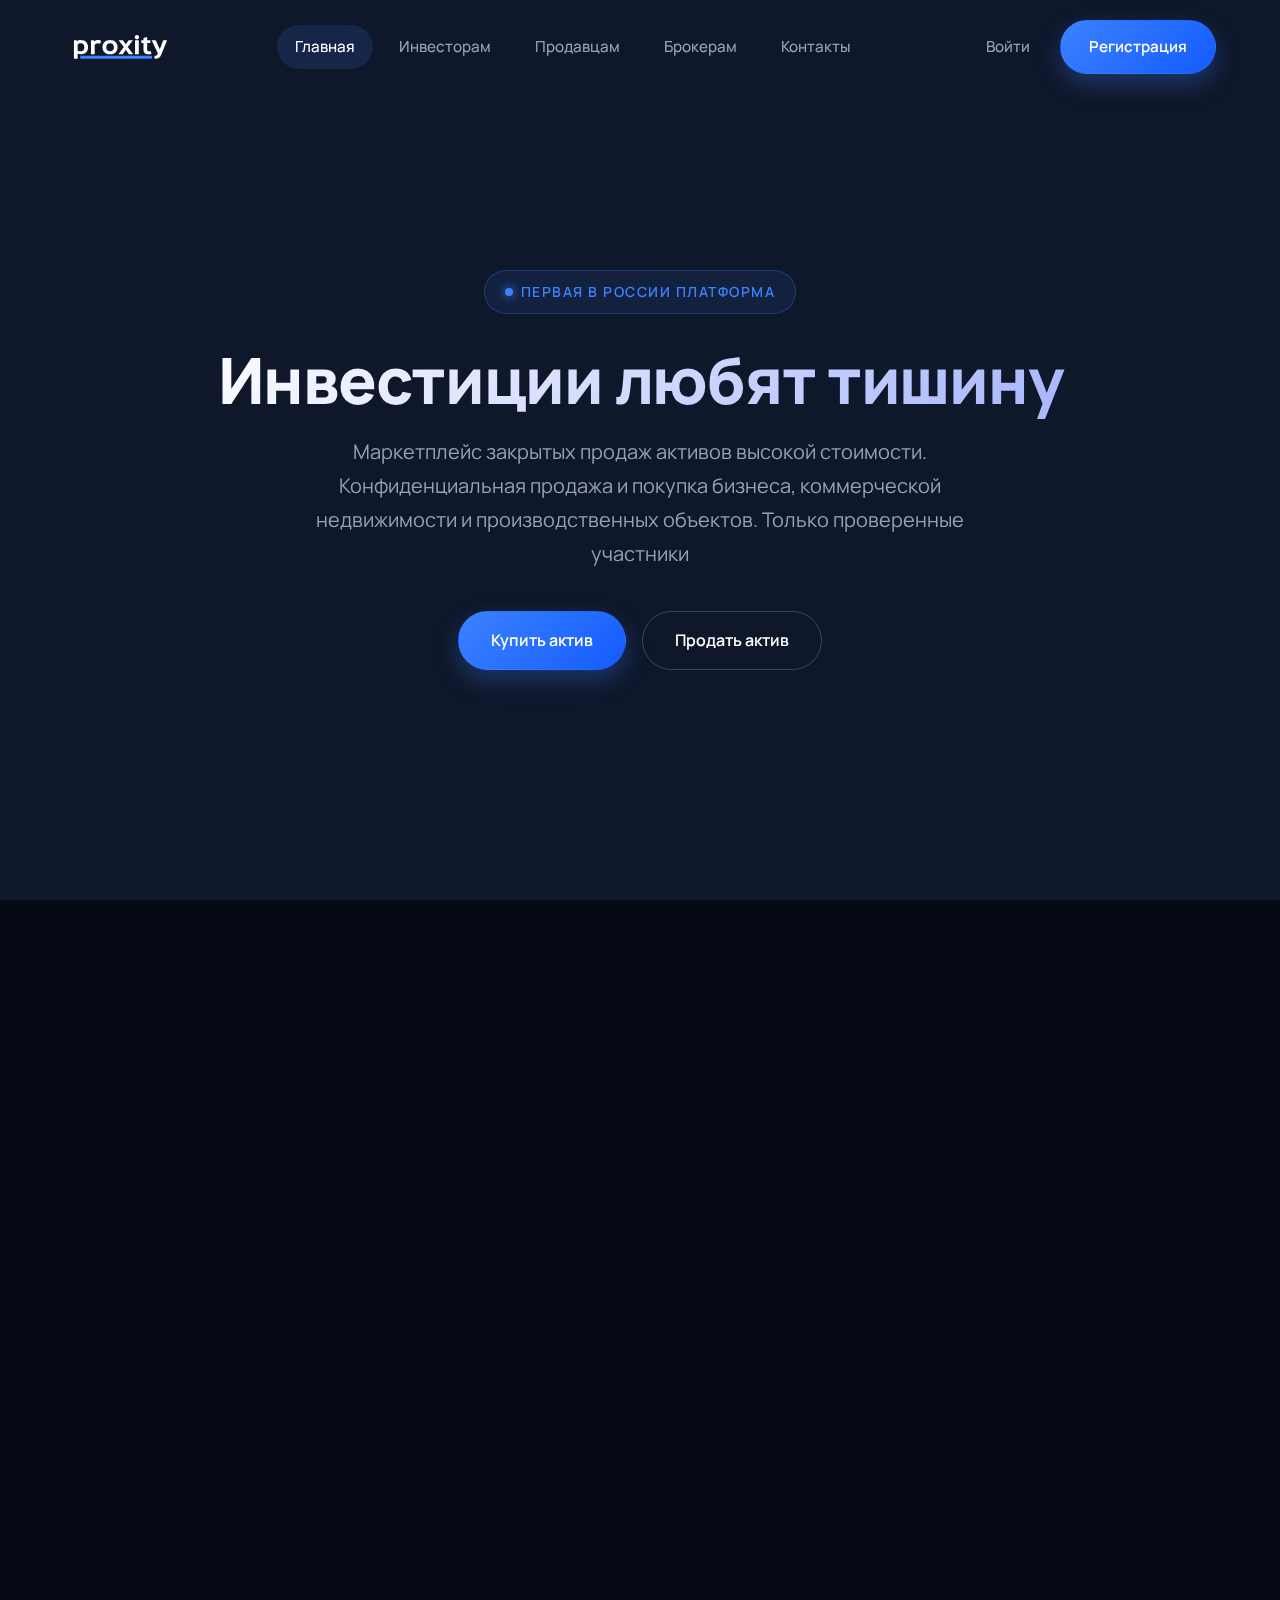
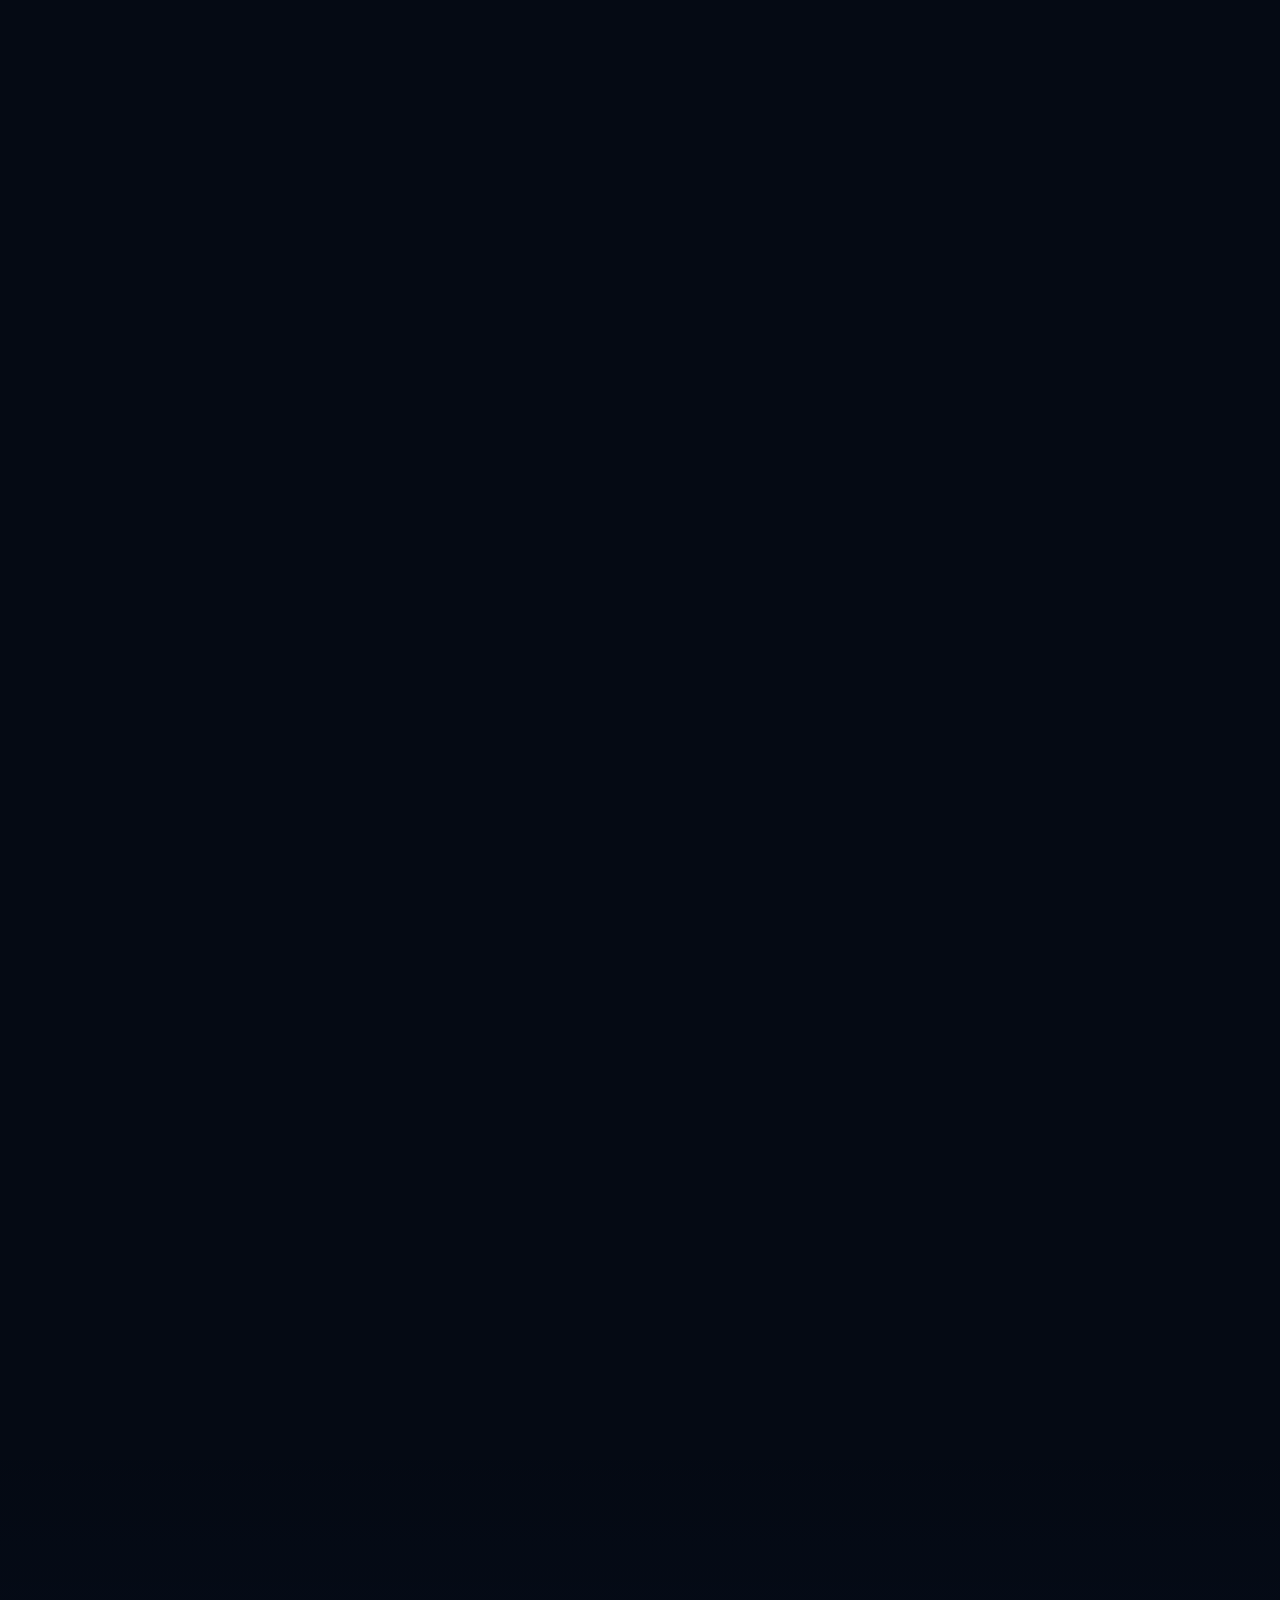
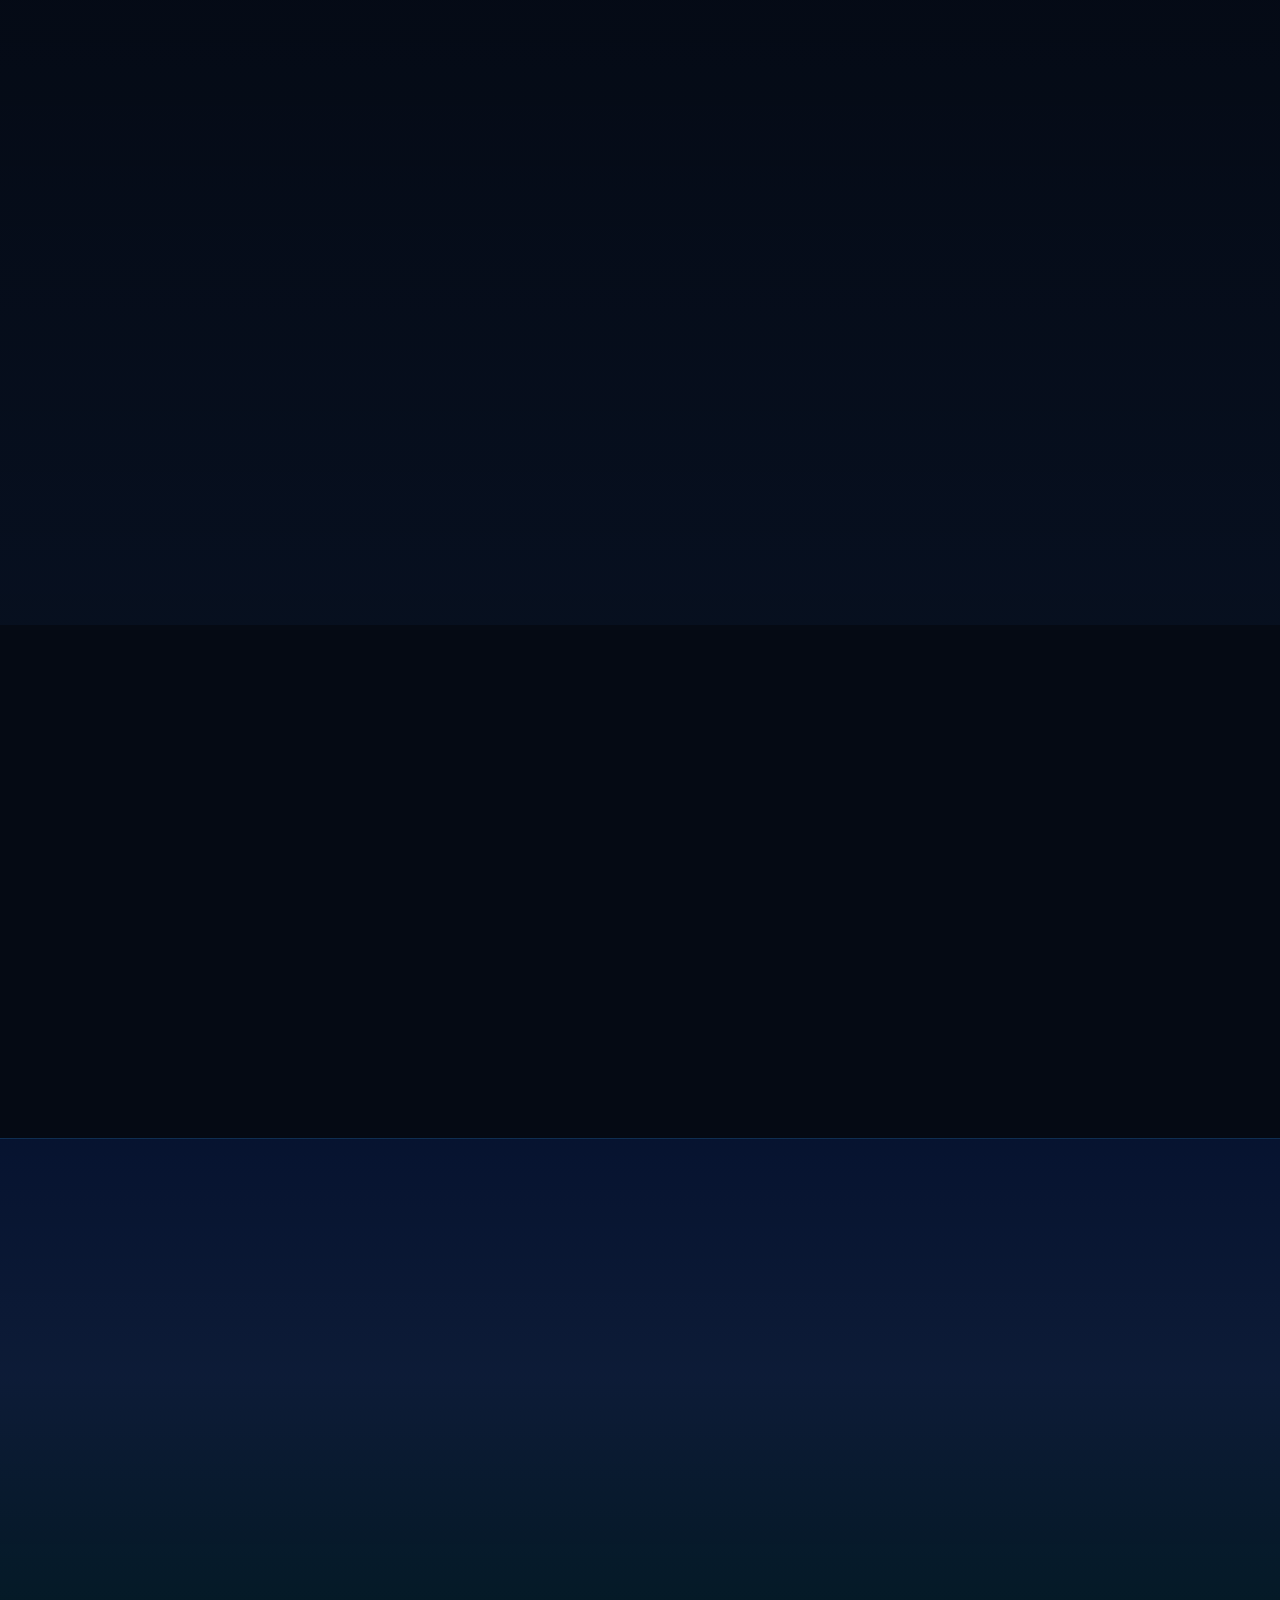
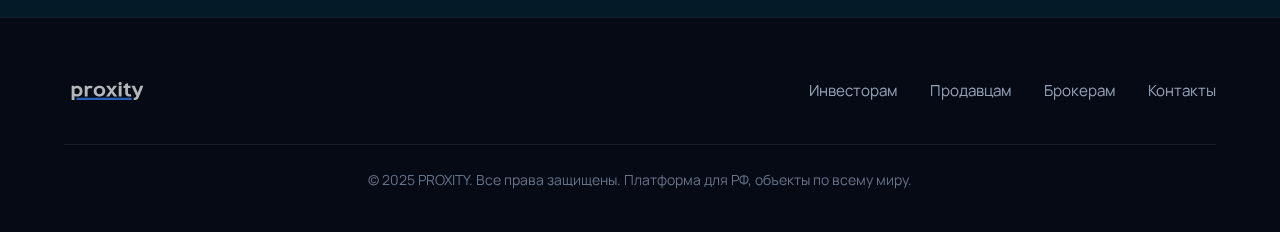
<file: index.html>
<!DOCTYPE html>
<html lang="ru">
<head>
    <meta charset="UTF-8">
    <meta name="viewport" content="width=device-width, initial-scale=1.0">
    <meta name="description" content="PROXITY — первый в России маркетплейс закрытых продаж активов высокой стоимости. Конфиденциальная продажа и покупка бизнеса, коммерческой недвижимости и производственных объектов.">
    <title>PROXITY — маркетплейс закрытых продаж</title>
    
    <!-- Fonts -->
    <link rel="preconnect" href="https://fonts.googleapis.com">
    <link rel="preconnect" href="https://fonts.gstatic.com" crossorigin>
    <link href="https://fonts.googleapis.com/css2?family=Manrope:wght@300;400;500;600;700;800&display=swap" rel="stylesheet">
    
    <!-- Styles -->
    <link rel="stylesheet" href="assets/css/styles.css">
</head>
<body>
    <!-- Animated gradient orbs background -->
    <div class="gradient-orb gradient-orb-1"></div>
    <div class="gradient-orb gradient-orb-2"></div>
    <div class="gradient-orb gradient-orb-3"></div>

    <!-- Header -->
    <header class="header">
        <div class="container header-content">
            <a href="index.html" class="logo">
                <img src="assets/images/proxity_logo_white.svg" alt="Proxity" class="logo-img">
            </a>
            
            <nav class="nav-main">
                <a href="index.html" class="nav-link active">Главная</a>
                <a href="investors.html" class="nav-link">Инвесторам</a>
                <a href="sellers.html" class="nav-link">Продавцам</a>
                <a href="brokers.html" class="nav-link">Брокерам</a>
                <a href="contacts.html" class="nav-link">Контакты</a>
            </nav>
            
            <div class="nav-actions">
                <a href="https://app.stage.proxity.io/login" class="nav-link">Войти</a>
                <a href="https://app.stage.proxity.io/register" class="button primary">Регистрация</a>
            </div>
            
            <button class="mobile-menu-toggle" aria-label="Toggle menu">
                <svg xmlns="http://www.w3.org/2000/svg" fill="none" viewBox="0 0 24 24" stroke="currentColor">
                    <path stroke-linecap="round" stroke-linejoin="round" stroke-width="2" d="M4 6h16M4 12h16M4 18h16" />
                </svg>
            </button>
        </div>
    </header>
    
    <!-- Mobile Menu -->
    <div class="mobile-menu">
        <a href="index.html" class="nav-link active">Главная</a>
        <a href="investors.html" class="nav-link">Инвесторам</a>
        <a href="sellers.html" class="nav-link">Продавцам</a>
        <a href="brokers.html" class="nav-link">Брокерам</a>
        <a href="contacts.html" class="nav-link">Контакты</a>
        <a href="https://app.stage.proxity.io/login" class="nav-link">Войти</a>
        <div class="nav-actions">
            <a href="https://app.stage.proxity.io/register" class="button primary">Регистрация</a>
        </div>
    </div>

    <!-- Hero Section -->
    <section class="section-hero">
        <div class="container">
            <div class="hero-content fade-in-up">
                <span class="hero-badge">Первая в России платформа</span>
                <h1 class="hero-title">Инвестиции любят тишину</h1>
                <p class="hero-desc">
                    Маркетплейс закрытых продаж активов высокой стоимости. Конфиденциальная продажа и покупка бизнеса, 
                    коммерческой недвижимости и производственных объектов. Только проверенные участники
                </p>
                <div class="hero-buttons">
                    <a href="https://app.stage.proxity.io/register" class="button primary">Купить актив</a>
                    <a href="https://app.stage.proxity.io/register" class="button outline">Продать актив</a>
                </div>
            </div>
        </div>
    </section>

    <!-- Problem Section -->
    <section>
        <div class="container">
            <div class="fade-in-up">
                <h2 class="section-title">Иногда публичность убивает сделку</h2>
                <div class="problem-block">
                    <p class="lead text-center mb-4" style="max-width: 100%; width: 100%;">
                        Выход крупного актива в рынок — это риск. Спекуляции, падение цены, напряжение среди контрагентов и сотрудников, 
                        нежелательное внимание СМИ и цифровой след. Традиционный рынок заставляет раскрывать карты раньше времени и долго держит в напряжении.
                    </p>
                    <p class="text-center mb-0" style="color: var(--primary-blue); font-weight: 600; font-size: 1.15rem;">
                        Мы меняем правила игры. PROXITY — это экосистема off-market сделок.<br>
                        Мы делаем объект невидимым для рынка, но заметным для капитала.
                    </p>
                </div>
            </div>
        </div>
    </section>

    <!-- Technology Section -->
    <section>
        <div class="container">
            <h2 class="section-title fade-in-up">Инвестор видит суть, но не вывеску</h2>
            <div class="grid-3 stagger-children">
                <div class="card feature-card">
                    <div class="card-icon">
                        <svg xmlns="http://www.w3.org/2000/svg" width="24" height="24" viewBox="0 0 24 24" fill="none" stroke="currentColor" stroke-width="1.5" stroke-linecap="round" stroke-linejoin="round">
                            <path d="M2 12s3-7 10-7 10 7 10 7-3 7-10 7-10-7-10-7Z"/>
                            <circle cx="12" cy="12" r="3"/>
                            <line x1="2" y1="2" x2="22" y2="22"/>
                        </svg>
                    </div>
                    <div class="card-title">Завуалированные тизеры</div>
                    <p>Объекты размещаются без адресов, названий и фото фасадов. Только инвестиционные показатели: ROI, локация, класс актива.</p>
                </div>
                <div class="card feature-card highlight">
                    <div class="card-icon">
                        <svg xmlns="http://www.w3.org/2000/svg" width="24" height="24" viewBox="0 0 24 24" fill="none" stroke="currentColor" stroke-width="1.5" stroke-linecap="round" stroke-linejoin="round">
                            <rect width="18" height="11" x="3" y="11" rx="2" ry="2"/>
                            <path d="M7 11V7a5 5 0 0 1 10 0v4"/>
                            <circle cx="12" cy="16" r="1"/>
                        </svg>
                    </div>
                    <div class="card-title">Верифицированный доступ</div>
                    <p>Детальную информацию получает только аккредитованный инвестор, подписавший LOI и NDA, после одобрения самим продавцом.</p>
                </div>
                <div class="card feature-card">
                    <div class="card-icon">
                        <svg xmlns="http://www.w3.org/2000/svg" width="24" height="24" viewBox="0 0 24 24" fill="none" stroke="currentColor" stroke-width="1.5" stroke-linecap="round" stroke-linejoin="round">
                            <path d="M12 22s8-4 8-10V5l-8-3-8 3v7c0 6 8 10 8 10"/>
                            <path d="m9 12 2 2 4-4"/>
                        </svg>
                    </div>
                    <div class="card-title">Безопасный периметр</div>
                    <p>Никаких прямых взаимодействий «с улицы». Коммуникация проходит внутри защищённого контура платформы.</p>
                </div>
            </div>
        </div>
    </section>

    <!-- Segmentation Section -->
    <section>
        <div class="container">
            <h2 class="section-title fade-in-up">Экосистема для обеих сторон</h2>
            <div class="two-col fade-in-up delay-100">
                <div class="col-card">
                    <h3>Для владельцев активов</h3>
                    <p style="margin-bottom: 24px; color: var(--primary-blue); font-weight: 500;">Продавайте, не привлекая внимания</p>
                    <div class="col-list">
                        <div class="col-list-item">
                            <strong>100% конфиденциальность</strong>
                            <p>О продаже узнает только реальный покупатель</p>
                        </div>
                        <div class="col-list-item">
                            <strong>Модель Success Fee</strong>
                            <p>Комиссия только после закрытия сделки. Никаких авансов</p>
                        </div>
                        <div class="col-list-item">
                            <strong>Полный контроль</strong>
                            <p>Вы сами решаете, кому открыть доступ к документам</p>
                        </div>
                    </div>
                    <a href="sellers.html" class="button outline" style="margin-top: 28px;">Продать объект</a>
                </div>
                <div class="col-card highlight">
                    <h3>Для инвесторов</h3>
                    <p style="margin-bottom: 24px; color: var(--primary-blue); font-weight: 500;">Доступ к активам, которых нет на рынке</p>
                    <div class="col-list">
                        <div class="col-list-item">
                            <strong>Эксклюзивность</strong>
                            <p>Лоты, скрытые от массовых агрегаторов и риелторов</p>
                        </div>
                        <div class="col-list-item">
                            <strong>Чистота данных</strong>
                            <p>Первичная аналитика и проверка рисков от экспертов PROXITY</p>
                        </div>
                        <div class="col-list-item">
                            <strong>Прямой доступ</strong>
                            <p>Участие в сделках напрямую с собственником без длинной цепочки посредников</p>
                        </div>
                    </div>
                    <a href="investors.html" class="button primary" style="margin-top: 28px;">Найти объект</a>
                </div>
            </div>
        </div>
    </section>

    <!-- Stats Section -->
    <section style="background: linear-gradient(180deg, transparent, rgba(59, 130, 255, 0.05));">
        <div class="container">
            <h2 class="section-title fade-in-up">Текущие запросы инвесторов на платформе</h2>
            <p class="text-center fade-in-up" style="max-width: 700px; margin: -40px auto 50px;">
                Прямо сейчас на платформе открыты мандаты на покупку активов от верифицированных инвесторов
            </p>
            <div class="stats-grid stagger-children">
                <div class="stat-item">
                    <div class="stat-value">>128 млрд ₽</div>
                    <div class="stat-label">совокупный объём запросов на покупку</div>
                </div>
                <div class="stat-item">
                    <div class="stat-value">1,3 млрд ₽</div>
                    <div class="stat-label">средний чек запроса</div>
                </div>
                <div class="stat-item">
                    <div class="stat-value">133+</div>
                    <div class="stat-label">активных инвесторов в поиске</div>
                </div>
                <div class="stat-item">
                    <div class="stat-value">18</div>
                    <div class="stat-label">отраслей экономики</div>
                </div>
            </div>
            
            <div class="grid-3 fade-in-up delay-200" style="margin-top: 40px;">
                <div class="card" style="text-align: center; padding: 28px;">
                    <div style="font-size: 2rem; font-weight: 800; color: var(--accent-cyan); margin-bottom: 8px;">68+</div>
                    <p class="mb-0" style="font-size: 0.95rem;">инвесторов ищут объекты под редевелопмент</p>
                </div>
                <div class="card" style="text-align: center; padding: 28px;">
                    <div style="font-size: 2rem; font-weight: 800; color: var(--accent-green); margin-bottom: 8px;">43+</div>
                    <p class="mb-0" style="font-size: 0.95rem;">рассматривают агропромышленные комплексы</p>
                </div>
                <div class="card" style="text-align: center; padding: 28px;">
                    <div style="font-size: 2rem; font-weight: 800; color: var(--accent-amber); margin-bottom: 8px;">26+</div>
                    <p class="mb-0" style="font-size: 0.95rem;">в активном поиске БЦ и ТЦ</p>
                </div>
            </div>
        </div>
    </section>

    <!-- Geography & Trust -->
    <section>
        <div class="container">
            <div class="grid-auto stagger-children">
                <div class="card">
                    <h3 style="margin-bottom: 24px;">География капитала</h3>
                    <div style="margin-bottom: 20px;">
                        <div style="display: flex; justify-content: space-between; margin-bottom: 8px;">
                            <span>Москва и МО</span>
                            <span style="color: var(--primary-blue); font-weight: 700;">85%</span>
                        </div>
                        <div style="background: rgba(255,255,255,0.1); border-radius: 10px; height: 8px; overflow: hidden;">
                            <div style="background: var(--primary-gradient); height: 100%; width: 85%; border-radius: 10px;"></div>
                        </div>
                    </div>
                    <div>
                        <div style="display: flex; justify-content: space-between; margin-bottom: 8px;">
                            <span>Регионы РФ</span>
                            <span style="color: var(--primary-blue); font-weight: 700;">15%</span>
                        </div>
                        <div style="background: rgba(255,255,255,0.1); border-radius: 10px; height: 8px; overflow: hidden;">
                            <div style="background: var(--primary-gradient); height: 100%; width: 15%; border-radius: 10px;"></div>
                        </div>
                    </div>
                    <p style="margin-top: 20px; font-size: 0.95rem; margin-bottom: 0;">
                        В пуле инвесторов - представители Казахстана, ОАЭ и стран СНГ
                    </p>
                </div>
                
                <div class="card highlight">
                    <h3 style="margin-bottom: 24px;">Ключевые показатели</h3>
                    <div style="display: flex; gap: 20px; flex-wrap: wrap;">
                        <div style="flex: 1; min-width: 120px; text-align: center; padding: 20px; background: rgba(0,0,0,0.2); border-radius: 16px;">
                            <div style="font-size: 2rem; font-weight: 800; color: white;">24ч</div>
                            <div style="font-size: 0.85rem; color: var(--text-secondary);">среднее время реакции инвестора</div>
                        </div>
                        <div style="flex: 1; min-width: 120px; text-align: center; padding: 20px; background: rgba(0,0,0,0.2); border-radius: 16px;">
                            <div style="font-size: 2rem; font-weight: 800; color: white;">100%</div>
                            <div style="font-size: 0.85rem; color: var(--text-secondary);">верификация участников</div>
                        </div>
                        <div style="flex: 1; min-width: 120px; text-align: center; padding: 20px; background: rgba(0,0,0,0.2); border-radius: 16px;">
                            <div style="font-size: 2rem; font-weight: 800; color: white;">0</div>
                            <div style="font-size: 0.85rem; color: var(--text-secondary);">утечек информации об объектах и продавцах</div>
                        </div>
                    </div>
                </div>
            </div>
        </div>
    </section>

    <!-- Final CTA Section -->
    <section class="section-cta">
        <div class="container">
            <div class="fade-in-up">
                <h2>Рынок больших сделок<br>не терпит лишнего шума</h2>
                <p>Получите доступ к закрытой платформе PROXITY и начните работать с активами сегодня</p>
                <div class="hero-buttons">
                    <a href="#" class="button white">Купить актив</a>
                    <a href="#" class="button outline">Продать актив</a>
                </div>
            </div>
        </div>
    </section>

    <!-- Footer -->
    <footer>
        <div class="container">
            <div class="footer-content">
                <a href="index.html" class="footer-logo">
                    <img src="assets/images/proxity_logo_white.svg" alt="Proxity" class="logo-img">
                </a>
                <div class="footer-links">
                    <a href="investors.html">Инвесторам</a>
                    <a href="sellers.html">Продавцам</a>
                    <a href="brokers.html">Брокерам</a>
                    <a href="contacts.html">Контакты</a>
                </div>
            </div>
            <div class="footer-copy">
                © 2025 PROXITY. Все права защищены. Платформа для РФ, объекты по всему миру.
            </div>
        </div>
    </footer>

    <!-- Scripts -->
    <script src="assets/js/main.js"></script>
</body>
</html>
</file>
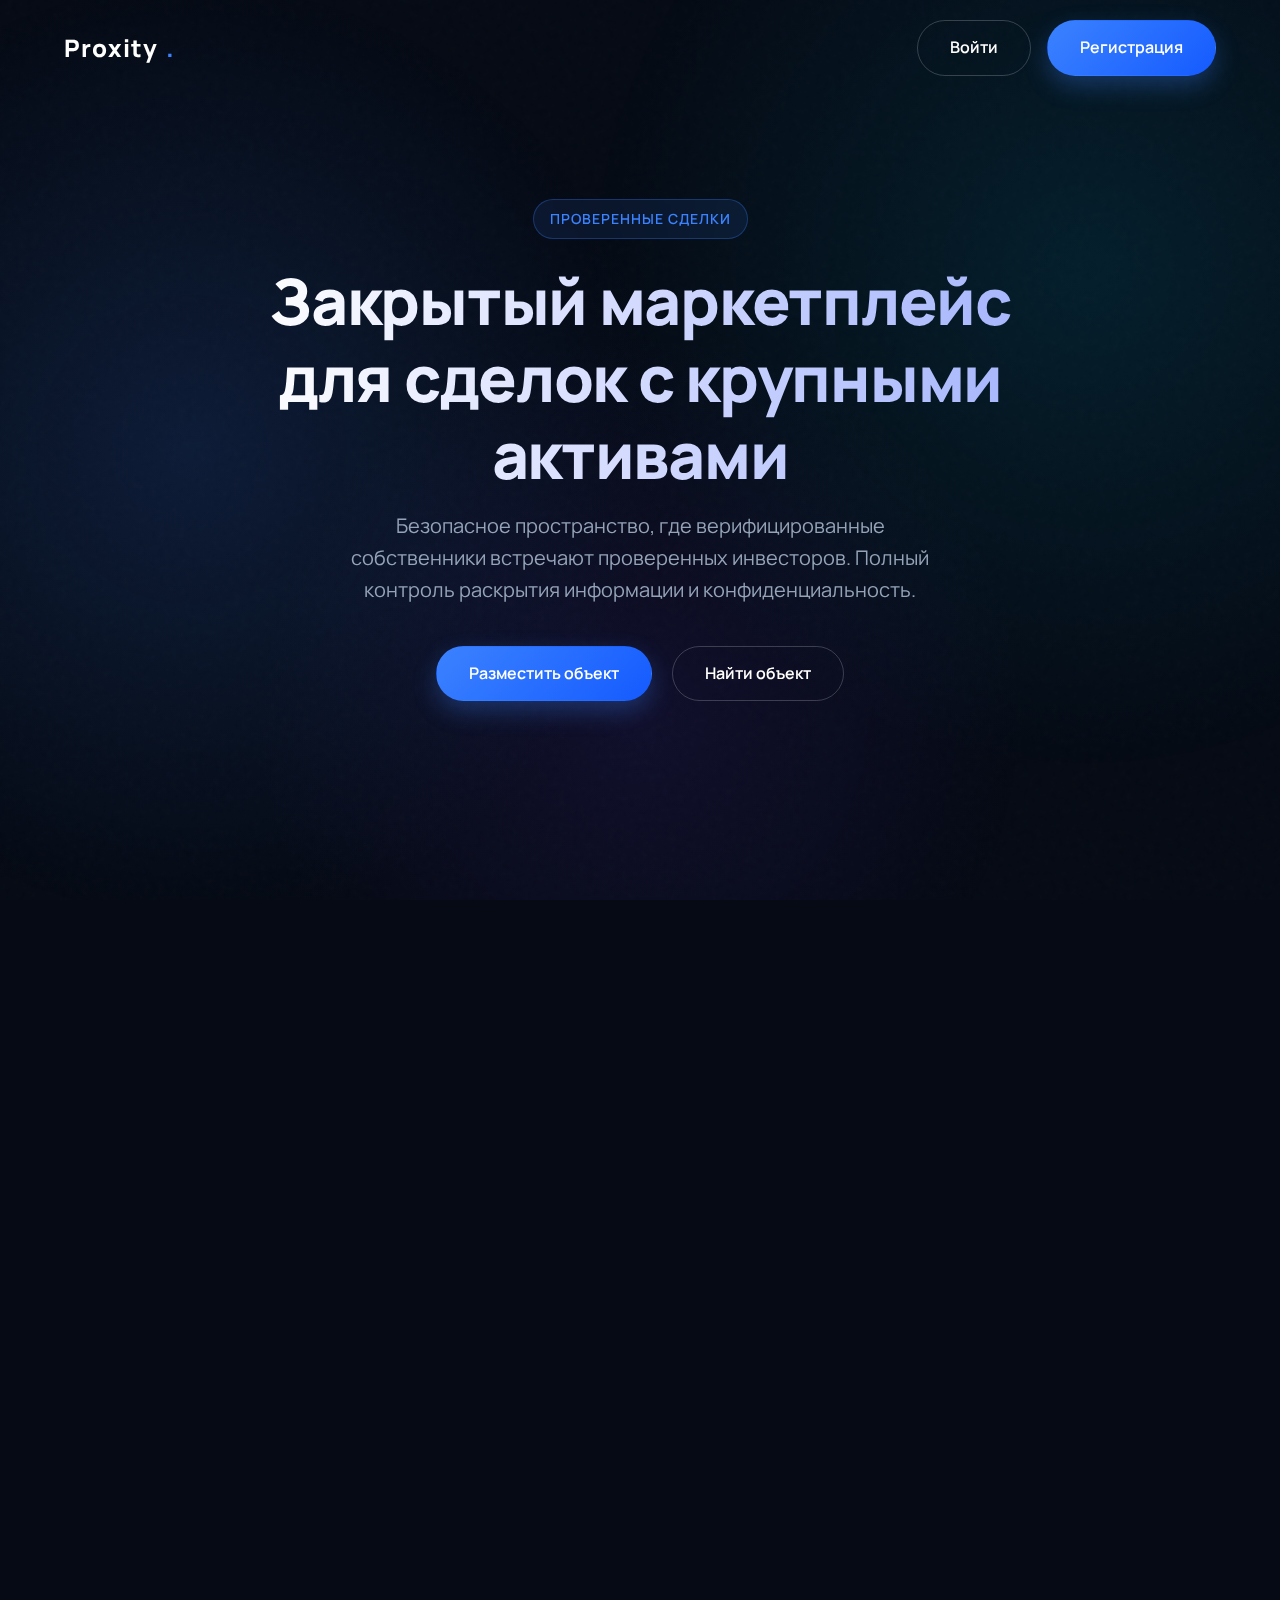
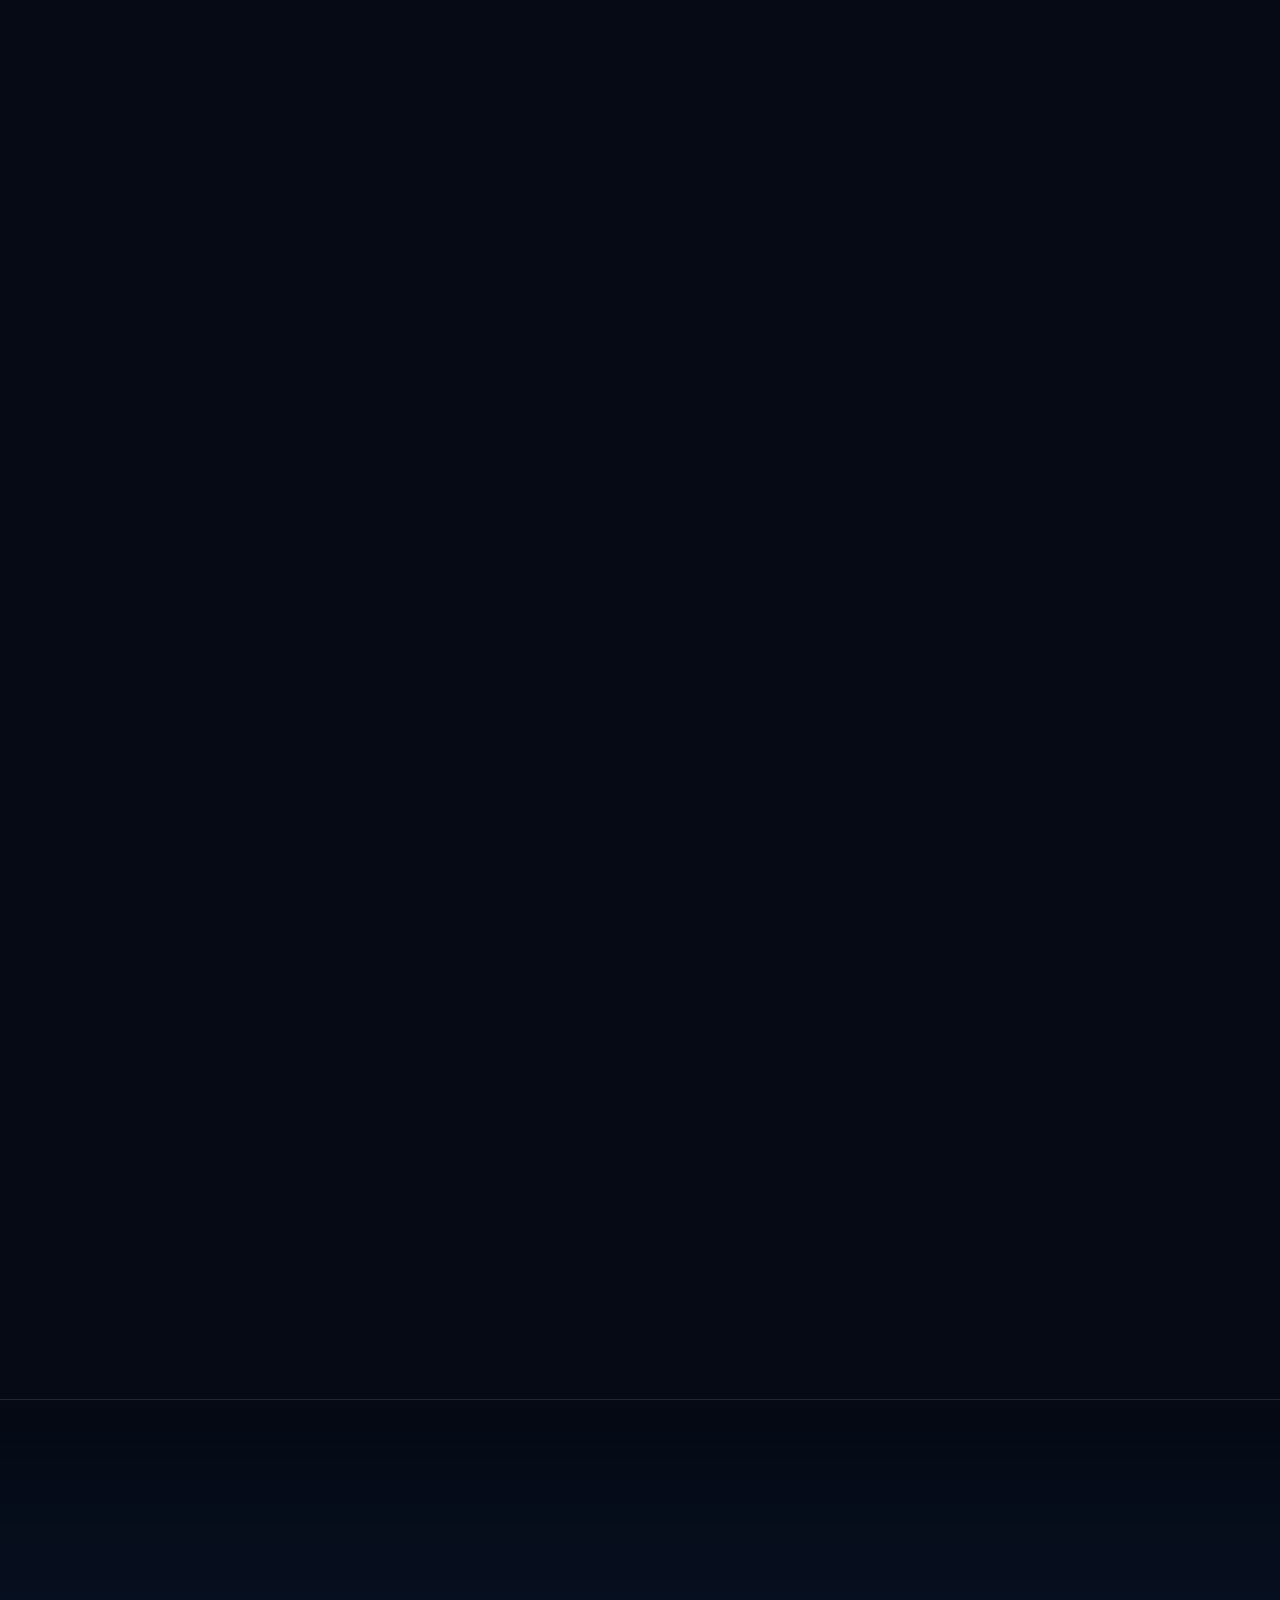
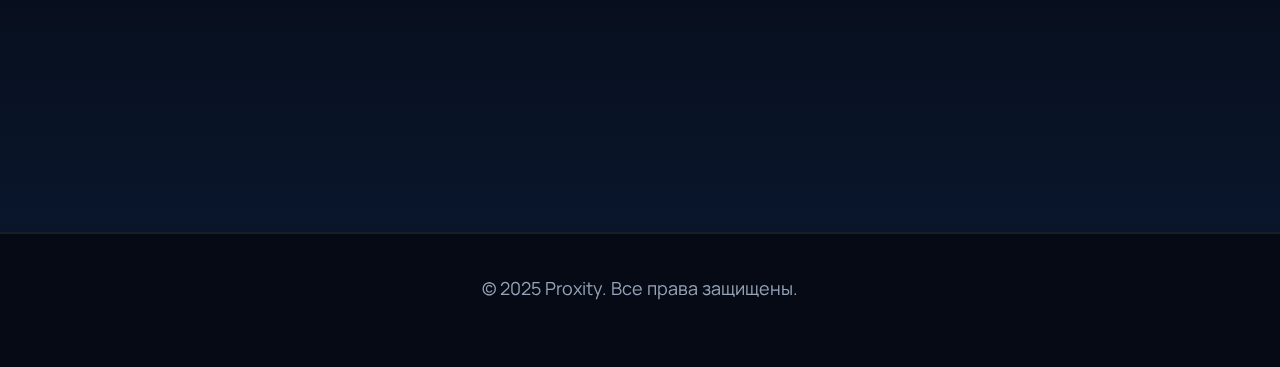
<file: 1main.html>
<!DOCTYPE html>
<html lang="ru">
<head>
    <meta charset="UTF-8">
    <meta name="viewport" content="width=device-width, initial-scale=1.0">
    <title>Proxity - Маркетплейс закрытых сделок</title>
    <!-- Importing Manrope font -->
    <link rel="preconnect" href="https://fonts.googleapis.com">
    <link rel="preconnect" href="https://fonts.gstatic.com" crossorigin>
    <link href="https://fonts.googleapis.com/css2?family=Manrope:wght@300;400;500;600;700;800&display=swap" rel="stylesheet">
    
    <style>
        /* --- Global Variables --- */
        :root {
            --bg-dark: #050a14;
            --text-primary: #ffffff;
            --text-secondary: #94a3b8;
            --primary-blue: #3b82ff;
            --primary-gradient: linear-gradient(135deg, #3b82ff 0%, #155bff 100%);
            --accent-cyan: #00d4ff;
            --glass-bg: rgba(255, 255, 255, 0.03);
            --glass-border: rgba(255, 255, 255, 0.08);
            --glass-highlight: rgba(255, 255, 255, 0.15);
            --card-radius: 24px;
            --transition-fast: 0.3s cubic-bezier(0.4, 0, 0.2, 1);
            --shadow-glow: 0 0 40px rgba(59, 130, 255, 0.15);
        }

        /* --- Reset & Base --- */
        * {
            box-sizing: border-box;
            margin: 0;
            padding: 0;
            outline: none;
        }

        body {
            background-color: var(--bg-dark);
            color: var(--text-primary);
            font-family: 'Manrope', sans-serif;
            line-height: 1.6;
            font-size: 16px;
            min-height: 100vh;
            overflow-x: hidden;
            position: relative;
        }

        /* Animated Background */
        body::before {
            content: "";
            position: fixed;
            inset: 0;
            background: 
                radial-gradient(circle at 15% 50%, rgba(59, 130, 255, 0.15), transparent 40%),
                radial-gradient(circle at 85% 30%, rgba(0, 212, 255, 0.1), transparent 40%),
                radial-gradient(circle at 50% 80%, rgba(120, 59, 255, 0.1), transparent 40%);
            z-index: -2;
            animation: bgPulse 10s ease-in-out infinite alternate;
        }

        @keyframes bgPulse {
            0% { opacity: 0.7; transform: scale(1); }
            100% { opacity: 1; transform: scale(1.1); }
        }

        body::after {
            content: "";
            position: fixed;
            inset: 0;
            background: url("data:image/svg+xml,%3Csvg viewBox='0 0 200 200' xmlns='http://www.w3.org/2000/svg'%3E%3Cfilter id='noiseFilter'%3E%3CfeTurbulence type='fractalNoise' baseFrequency='0.65' numOctaves='3' stitchTiles='stitch'/%3E%3C/filter%3E%3Crect width='100%25' height='100%25' filter='url(%23noiseFilter)' opacity='0.05'/%3E%3C/svg%3E");
            pointer-events: none;
            z-index: -1;
            opacity: 0.4;
        }

        a { text-decoration: none; color: inherit; transition: var(--transition-fast); }
        ul { list-style: none; }
        img { max-width: 100%; display: block; }

        /* --- Layout --- */
        .container {
            width: 100%;
            max-width: 1200px;
            margin: 0 auto;
            padding: 0 24px;
        }

        section {
            padding: 100px 0;
            position: relative;
        }

        /* --- Typography --- */
        h1, h2, h3, h4 {
            color: var(--text-primary);
            line-height: 1.2;
            margin-bottom: 1rem;
        }

        h1 {
            font-size: clamp(2.5rem, 5vw, 4.5rem);
            font-weight: 800;
            letter-spacing: -0.02em;
            background: linear-gradient(to right, #fff, #a5b4fc);
            background-clip: text;
            -webkit-background-clip: text;
            -webkit-text-fill-color: transparent;
        }

        h2 {
            font-size: clamp(2rem, 4vw, 3rem);
            font-weight: 700;
            letter-spacing: -0.01em;
            margin-bottom: 60px;
            text-align: center;
        }

        h3 {
            font-size: 1.5rem;
            font-weight: 600;
        }

        p {
            color: var(--text-secondary);
            font-size: 1.125rem;
            margin-bottom: 1.5rem;
        }

        .text-gradient {
            background: var(--primary-gradient);
            background-clip: text;
            -webkit-background-clip: text;
            -webkit-text-fill-color: transparent;
        }

        .text-center { text-align: center; }

        /* --- Components: Buttons --- */
        .button {
            display: inline-flex;
            justify-content: center;
            align-items: center;
            padding: 14px 32px;
            border-radius: 99px;
            font-weight: 600;
            font-size: 1rem;
            cursor: pointer;
            transition: var(--transition-fast);
            position: relative;
            overflow: hidden;
            border: 1px solid transparent;
        }

        .button.primary {
            background: var(--primary-gradient);
            color: white;
            box-shadow: 0 10px 25px rgba(59, 130, 255, 0.3);
        }

        .button.primary:hover {
            transform: translateY(-2px);
            box-shadow: 0 15px 35px rgba(59, 130, 255, 0.5);
        }

        .button.outline {
            background: transparent;
            border-color: rgba(255, 255, 255, 0.2);
            color: white;
        }

        .button.outline:hover {
            background: rgba(255, 255, 255, 0.05);
            border-color: white;
        }

        .button.white {
            background: white;
            color: var(--bg-dark);
        }
        .button.white:hover {
            transform: translateY(-2px);
            box-shadow: 0 10px 25px rgba(255, 255, 255, 0.2);
        }

        /* --- Header --- */
        .header {
            position: fixed;
            top: 0;
            left: 0;
            right: 0;
            z-index: 100;
            padding: 20px 0;
            transition: var(--transition-fast);
        }

        .header.scrolled {
            padding: 15px 0;
            background: rgba(5, 10, 20, 0.8);
            backdrop-filter: blur(12px);
            border-bottom: 1px solid var(--glass-border);
        }

        .header-content {
            display: flex;
            justify-content: space-between;
            align-items: center;
        }

        .logo {
            font-size: 24px;
            font-weight: 800;
            color: white;
            letter-spacing: 1px;
            display: flex;
            align-items: center;
            gap: 8px;
        }
        
        .logo span { color: var(--primary-blue); }

        .nav-actions {
            display: flex;
            gap: 16px;
        }

        /* --- Hero Section --- */
        .section-hero {
            min-height: 100vh;
            display: flex;
            align-items: center;
            padding-top: 100px;
            padding-bottom: 100px;
            position: relative;
            overflow: hidden;
        }

        .hero-badge {
            display: inline-block;
            padding: 8px 16px;
            border-radius: 50px;
            background: rgba(59, 130, 255, 0.1);
            border: 1px solid rgba(59, 130, 255, 0.3);
            color: var(--primary-blue);
            font-size: 0.875rem;
            font-weight: 600;
            margin-bottom: 24px;
            text-transform: uppercase;
            letter-spacing: 1px;
            backdrop-filter: blur(5px);
        }

        .hero-content {
            max-width: 800px;
            margin: 0 auto;
            text-align: center;
            position: relative;
            z-index: 2;
        }

        .hero-desc {
            font-size: 1.25rem;
            max-width: 600px;
            margin: 0 auto 40px;
            line-height: 1.6;
        }

        .hero-buttons {
            display: flex;
            justify-content: center;
            gap: 20px;
            flex-wrap: wrap;
        }

        /* --- Cards & Grid --- */
        .grid-auto {
            display: grid;
            grid-template-columns: repeat(auto-fit, minmax(300px, 1fr));
            gap: 30px;
        }

        .card {
            background: var(--glass-bg);
            border: 1px solid var(--glass-border);
            border-radius: var(--card-radius);
            padding: 40px;
            transition: var(--transition-fast);
            position: relative;
            overflow: hidden;
        }

        .card:hover {
            transform: translateY(-8px);
            border-color: var(--glass-highlight);
            background: rgba(255, 255, 255, 0.05);
            box-shadow: var(--shadow-glow);
        }

        /* --- Section: How It Works --- */
        .how-card {
            height: 100%;
            display: flex;
            flex-direction: column;
        }

        .how-card.highlight {
            background: linear-gradient(145deg, rgba(59, 130, 255, 0.1), rgba(5, 10, 20, 0.4));
            border-color: rgba(59, 130, 255, 0.3);
        }

        .step-list {
            margin-top: 20px;
            counter-reset: step-counter;
        }

        .step-list li {
            position: relative;
            padding-left: 50px;
            margin-bottom: 24px;
            color: var(--text-secondary);
        }

        .step-list li::before {
            counter-increment: step-counter;
            content: counter(step-counter);
            position: absolute;
            left: 0;
            top: 0;
            width: 32px;
            height: 32px;
            background: rgba(255, 255, 255, 0.1);
            border-radius: 50%;
            display: flex;
            align-items: center;
            justify-content: center;
            font-weight: 700;
            color: var(--primary-blue);
            font-size: 14px;
        }

        /* --- Section: Audience --- */
        .audience-grid {
            display: grid;
            grid-template-columns: repeat(auto-fill, minmax(250px, 1fr));
            gap: 20px;
        }

        .audience-item {
            background: var(--glass-bg);
            border: 1px solid var(--glass-border);
            padding: 24px;
            border-radius: 16px;
            display: flex;
            align-items: center;
            gap: 16px;
            transition: var(--transition-fast);
            color: var(--text-primary);
            font-weight: 500;
        }

        .audience-item:hover {
            background: rgba(255, 255, 255, 0.08);
            transform: translateY(-4px);
        }

        .audience-dot {
            width: 8px;
            height: 8px;
            border-radius: 50%;
            background: var(--primary-blue);
            box-shadow: 0 0 10px var(--primary-blue);
        }

        /* --- Section: Unique --- */
        .feature-card {
            text-align: center;
            padding: 30px;
        }
        
        .feature-icon {
            font-size: 24px;
            margin-bottom: 20px;
            color: var(--primary-blue);
        }

        .feature-title {
            font-size: 1.25rem;
            font-weight: 700;
            margin-bottom: 12px;
            color: white;
        }

        /* --- Section: CTA --- */
        .section-cta {
            text-align: center;
            background: linear-gradient(180deg, transparent, rgba(59, 130, 255, 0.1));
            border-top: 1px solid var(--glass-border);
            border-bottom: 1px solid var(--glass-border);
        }

        /* --- Footer --- */
        footer {
            padding: 40px 0;
            text-align: center;
            color: var(--text-secondary);
            font-size: 0.875rem;
            border-top: 1px solid var(--glass-border);
        }

        /* --- Animations --- */
        .fade-in-up {
            opacity: 0;
            transform: translateY(30px);
            transition: opacity 0.8s ease, transform 0.8s ease;
        }

        .fade-in-up.visible {
            opacity: 1;
            transform: translateY(0);
        }

        /* Stagger delays */
        .delay-100 { transition-delay: 0.1s; }
        .delay-200 { transition-delay: 0.2s; }
        .delay-300 { transition-delay: 0.3s; }

        /* --- Mobile Responsiveness --- */
        @media (max-width: 768px) {
            .hero-buttons { flex-direction: column; width: 100%; }
            .button { width: 100%; }
            section { padding: 60px 0; }
            .header { padding: 15px 0; }
            h1 { font-size: 2.5rem; }
        }
    </style>
</head>
<body>

    <!-- Header -->
    <header class="header">
        <div class="container header-content">
            <div class="logo">
                Proxity<span>.</span>
            </div>
            <div class="nav-actions">
                <a href="#" class="button outline">Войти</a>
                <a href="#" class="button primary">Регистрация</a>
            </div>
        </div>
    </header>

    <!-- Hero Section -->
    <section class="section-hero">
        <div class="container">
            <div class="hero-content fade-in-up">
                <span class="hero-badge">Проверенные сделки</span>
                <h1>Закрытый маркетплейс<br>для сделок с крупными активами</h1>
                <p class="hero-desc">
                    Безопасное пространство, где верифицированные собственники встречают проверенных инвесторов. 
                    Полный контроль раскрытия информации и конфиденциальность.
                </p>
                <div class="hero-buttons">
                    <a href="#" class="button primary">Разместить объект</a>
                    <a href="#" class="button outline">Найти объект</a>
                </div>
            </div>
        </div>
    </section>

    <!-- How It Works -->
    <section id="how-it-works">
        <div class="container">
            <h2 class="fade-in-up">Простая логика взаимодействия</h2>
            <div class="grid-auto">
                <!-- Seller Card -->
                <div class="card how-card fade-in-up delay-100">
                    <h3>Для продавцов</h3>
                    <ul class="step-list">
                        <li>Разместите объект в защищённом формате (тизер).</li>
                        <li>Согласуйте запросы на раскрытие деталей.</li>
                        <li>Общайтесь с интересантами и обсуждайте условия.</li>
                    </ul>
                </div>
                
                <!-- Buyer Card -->
                <div class="card how-card highlight fade-in-up delay-200">
                    <h3>Для покупателей</h3>
                    <ul class="step-list">
                        <li>Настройте мониторинг под ваши требования.</li>
                        <li>Отправьте запрос на детали объекта.</li>
                        <li>Получите всю информацию для принятия решения.</li>
                        <li>Обсуждайте условия напрямую с продавцом.</li>
                    </ul>
                </div>
            </div>
        </div>
    </section>

    <!-- Audience Section -->
    <section>
        <div class="container">
            <h2 class="fade-in-up">Кому подходит наш маркетплейс</h2>
            <div class="audience-grid">
                <div class="audience-item fade-in-up delay-100">
                    <div class="audience-dot"></div> Владельцы холдингов
                </div>
                <div class="audience-item fade-in-up delay-100">
                    <div class="audience-dot"></div> Банки (работа с задолженностью)
                </div>
                <div class="audience-item fade-in-up delay-200">
                    <div class="audience-dot"></div> Family-офисы
                </div>
                <div class="audience-item fade-in-up delay-200">
                    <div class="audience-dot"></div> Частные инвесторы
                </div>
                <div class="audience-item fade-in-up delay-300">
                    <div class="audience-dot"></div> Девелоперы
                </div>
                <div class="audience-item fade-in-up delay-300">
                    <div class="audience-dot"></div> Арбитражные управляющие
                </div>
            </div>
            <div class="text-center fade-in-up delay-300" style="margin-top: 40px;">
                <p style="opacity: 0.6; font-size: 0.9rem;">📍 Платформа для РФ, но объекты могут быть по всему миру</p>
            </div>
        </div>
    </section>

    <!-- Security & Unique Features -->
    <section>
        <div class="container">
            <h2 class="fade-in-up">Уникальные преимущества</h2>
            <div class="grid-auto">
                <div class="card feature-card fade-in-up delay-100">
                    <div class="feature-title">Конфиденциальность</div>
                    <p>Объекты видны только в виде обезличенных тизеров до вашего подтверждения доступа.</p>
                </div>
                <div class="card feature-card fade-in-up delay-200">
                    <div class="feature-title">Верификация</div>
                    <p>Строгая проверка всех участников: продавцов, брокеров и инвесторов.</p>
                </div>
                <div class="card feature-card fade-in-up delay-300">
                    <div class="feature-title">Аналитика рисков</div>
                    <p>По каждому объекту предоставляется предварительная оценка инвестиционных рисков.</p>
                </div>
                <div class="card feature-card fade-in-up delay-100">
                    <div class="feature-title">Продвижение</div>
                    <p>Умные уведомления и закрытые рассылки для целевых инвесторов.</p>
                </div>
                <div class="card feature-card fade-in-up delay-200">
                    <div class="feature-title">Безопасность</div>
                    <p>Защищенный внутренний чат и подписание NDA внутри платформы.</p>
                </div>
            </div>
        </div>
    </section>

    <!-- CTA Section -->
    <section class="section-cta">
        <div class="container">
            <div class="fade-in-up">
                <h2>Начните работать с активами сегодня</h2>
                <p>Разместите свой объект или настройте мониторинг — получите первые предложения.</p>
                <div class="hero-buttons" style="margin-top: 30px;">
                    <a href="#" class="button white">Разместить объект</a>
                    <a href="#" class="button outline">Найти объект</a>
                </div>
            </div>
        </div>
    </section>

    <!-- Footer -->
    <footer>
        <div class="container">
            <p>&copy; 2025 Proxity. Все права защищены.</p>
        </div>
    </footer>

    <!-- Scripts -->
    <script>
        // Scroll Animation Observer
        const observerOptions = {
            root: null,
            rootMargin: '0px',
            threshold: 0.1
        };

        const observer = new IntersectionObserver((entries, observer) => {
            entries.forEach(entry => {
                if (entry.isIntersecting) {
                    entry.target.classList.add('visible');
                    observer.unobserve(entry.target); // Only animate once
                }
            });
        }, observerOptions);

        document.querySelectorAll('.fade-in-up').forEach(el => {
            observer.observe(el);
        });

        // Sticky Header Effect
        window.addEventListener('scroll', () => {
            const header = document.querySelector('.header');
            if (window.scrollY > 50) {
                header.classList.add('scrolled');
            } else {
                header.classList.remove('scrolled');
            }
        });
    </script>
</body>
</html>
</file>
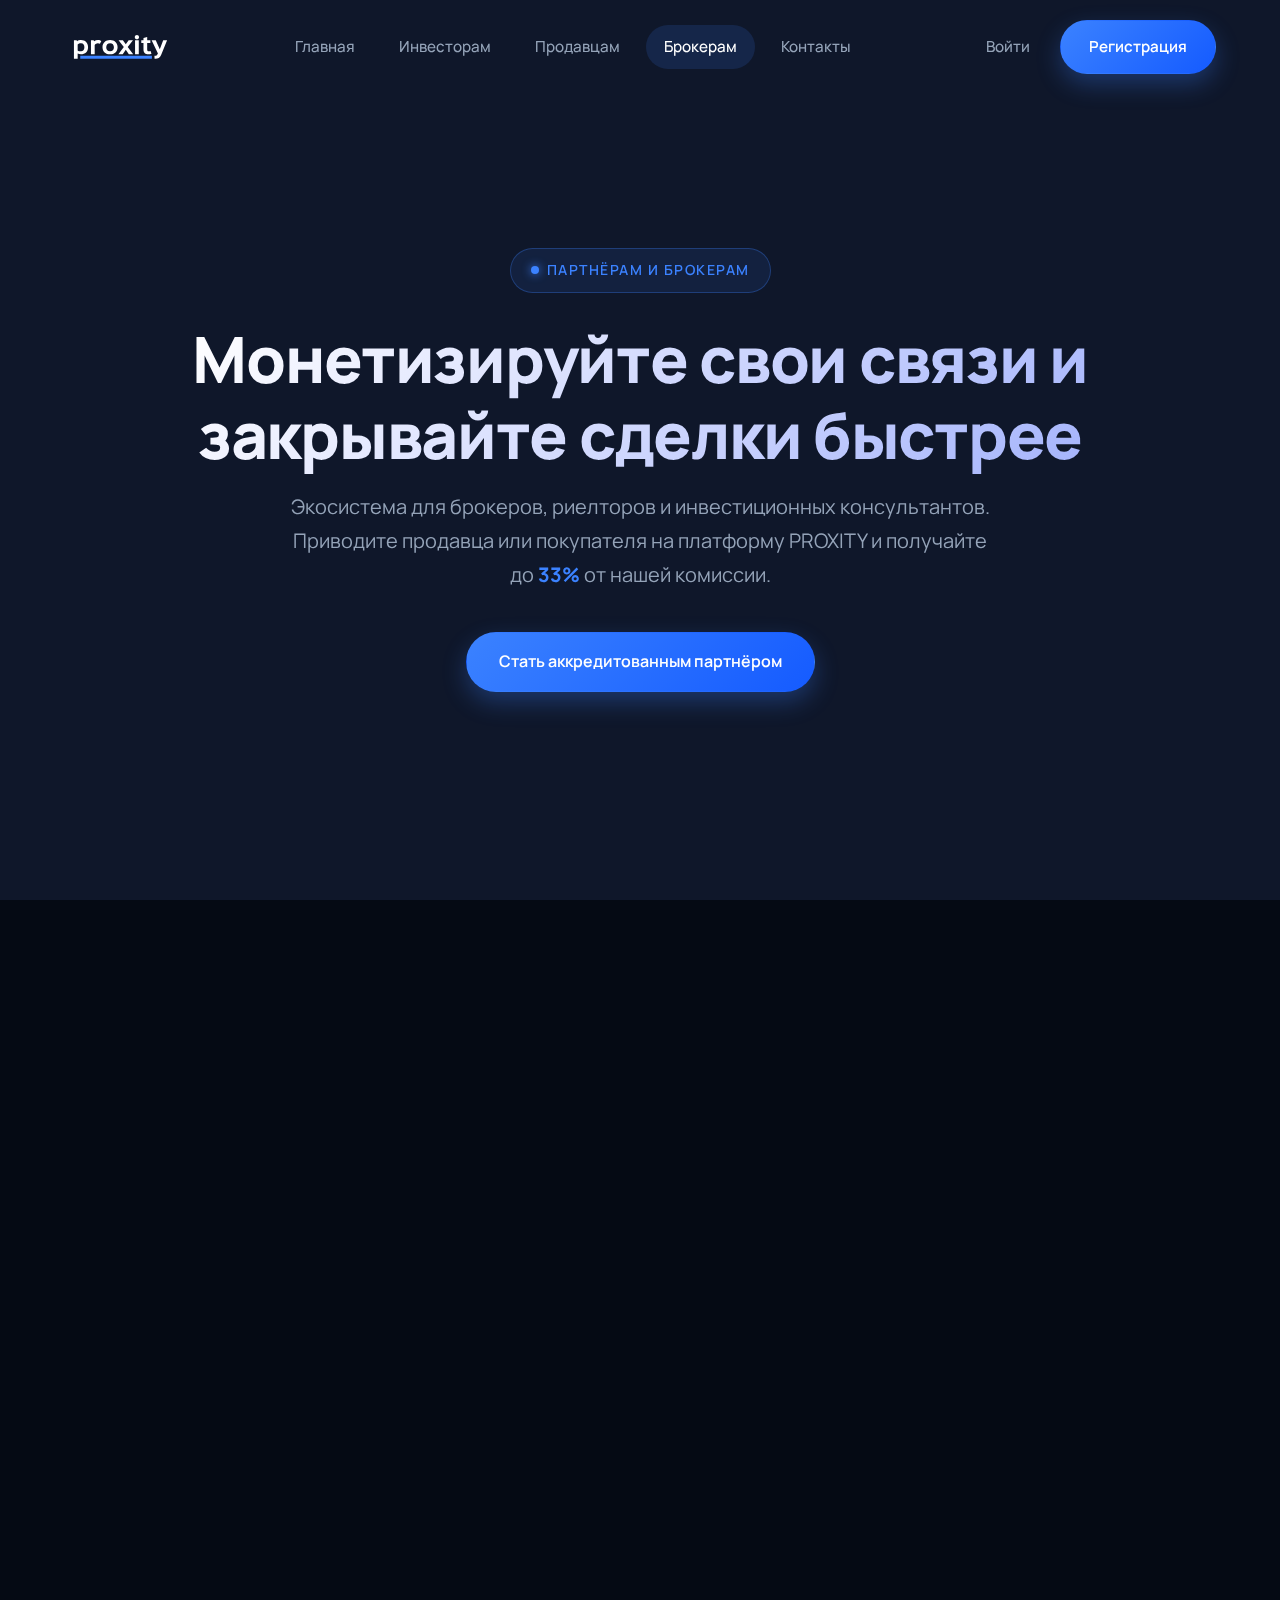
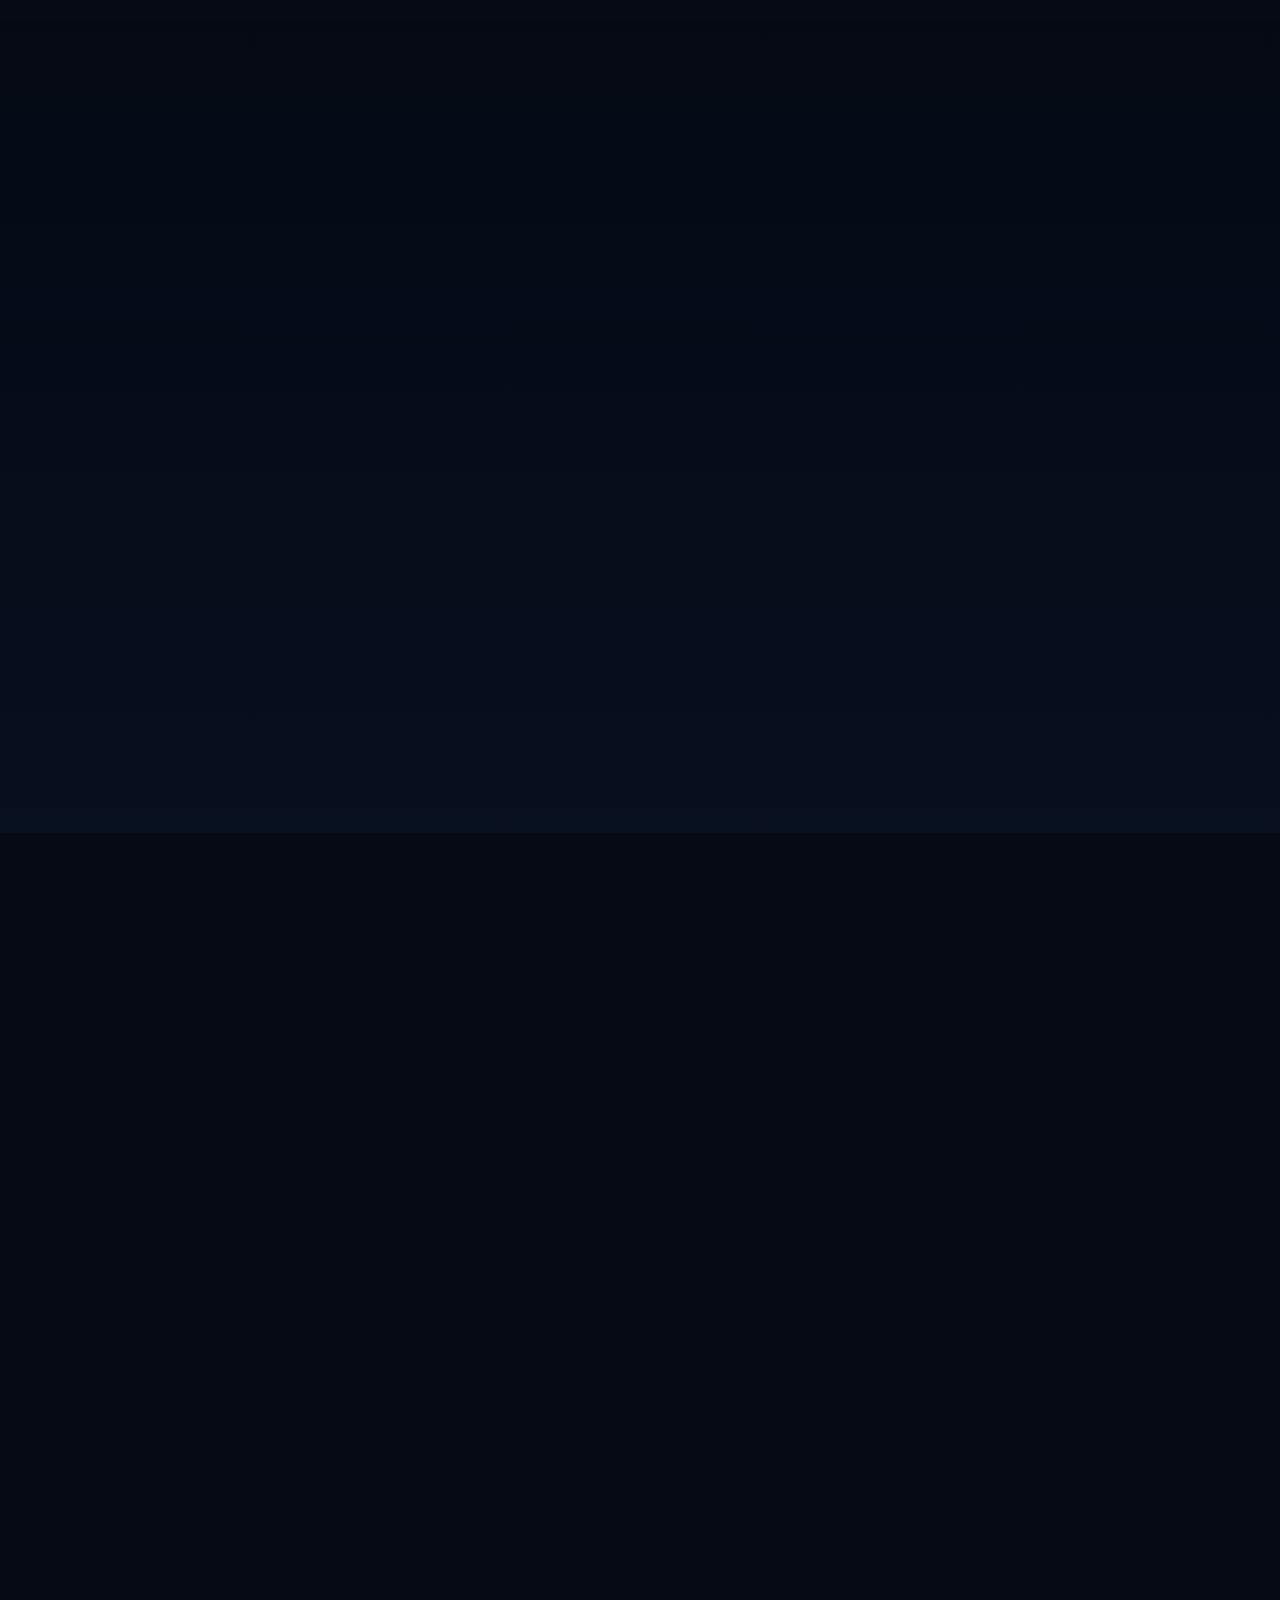
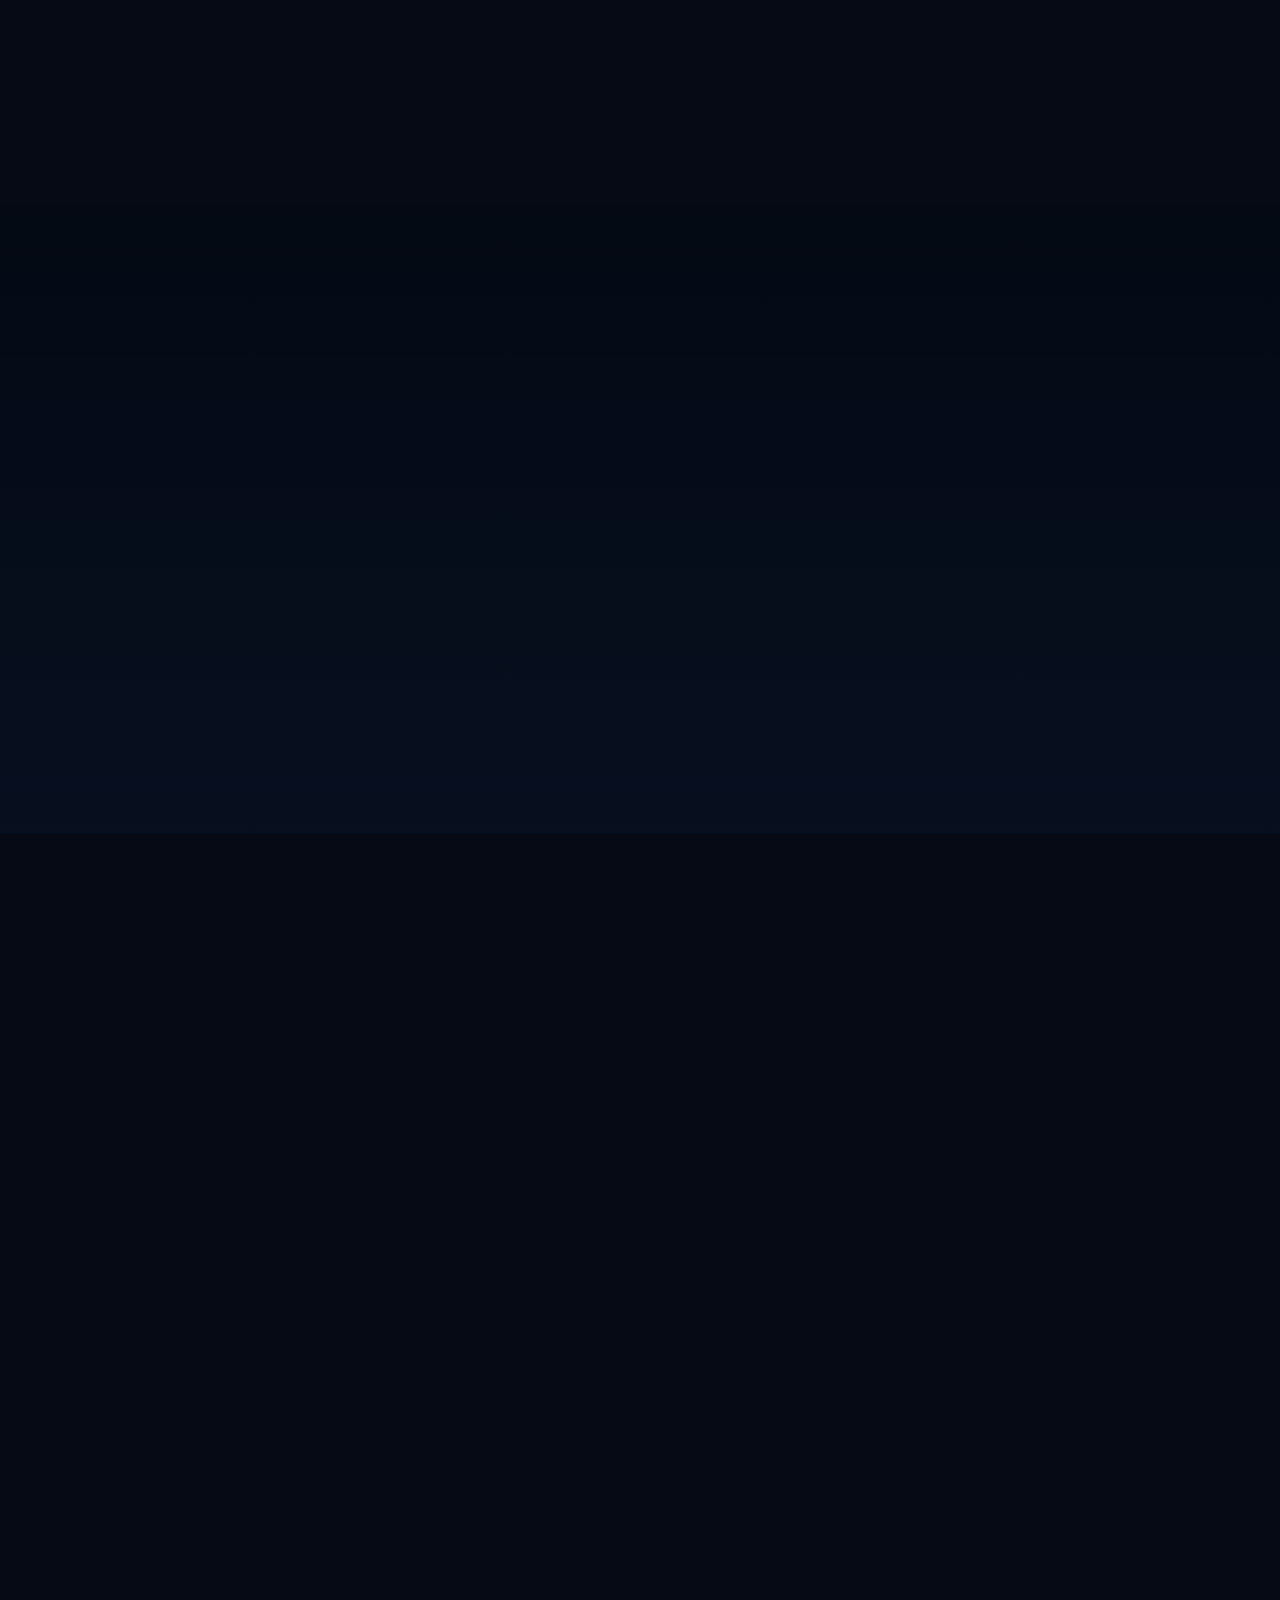
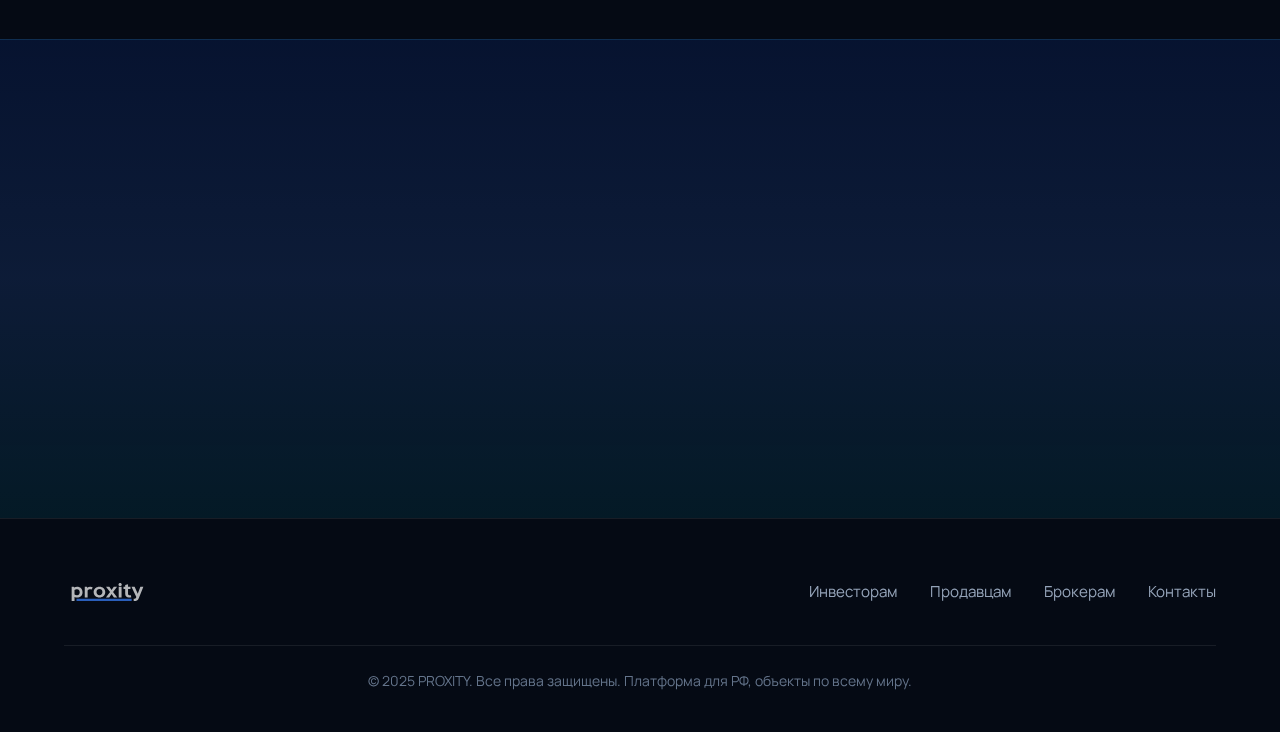
<file: brokers.html>
<!DOCTYPE html>
<html lang="ru">
<head>
    <meta charset="UTF-8">
    <meta name="viewport" content="width=device-width, initial-scale=1.0">
    <meta name="description" content="Монетизируйте свои связи и закрывайте сделки быстрее с PROXITY. Партнёрская программа для брокеров, риелторов и инвестиционных консультантов. До 33% от комиссии.">
    <title>Брокерам и партнёрам — PROXITY</title>
    
    <!-- Fonts -->
    <link rel="preconnect" href="https://fonts.googleapis.com">
    <link rel="preconnect" href="https://fonts.gstatic.com" crossorigin>
    <link href="https://fonts.googleapis.com/css2?family=Manrope:wght@300;400;500;600;700;800&display=swap" rel="stylesheet">
    
    <!-- Styles -->
    <link rel="stylesheet" href="assets/css/styles.css">
</head>
<body>
    <!-- Animated gradient orbs background -->
    <div class="gradient-orb gradient-orb-1"></div>
    <div class="gradient-orb gradient-orb-2"></div>
    <div class="gradient-orb gradient-orb-3"></div>

    <!-- Header -->
    <header class="header">
        <div class="container header-content">
            <a href="index.html" class="logo">
                <img src="assets/images/proxity_logo_white.svg" alt="Proxity" class="logo-img">
            </a>
            
            <nav class="nav-main">
                <a href="index.html" class="nav-link">Главная</a>
                <a href="investors.html" class="nav-link">Инвесторам</a>
                <a href="sellers.html" class="nav-link">Продавцам</a>
                <a href="brokers.html" class="nav-link active">Брокерам</a>
                <a href="contacts.html" class="nav-link">Контакты</a>
            </nav>
            
            <div class="nav-actions">
                <a href="https://app.stage.proxity.io/login" class="nav-link">Войти</a>
                <a href="https://app.stage.proxity.io/register" class="button primary">Регистрация</a>
            </div>
            
            <button class="mobile-menu-toggle" aria-label="Toggle menu">
                <svg xmlns="http://www.w3.org/2000/svg" fill="none" viewBox="0 0 24 24" stroke="currentColor">
                    <path stroke-linecap="round" stroke-linejoin="round" stroke-width="2" d="M4 6h16M4 12h16M4 18h16" />
                </svg>
            </button>
        </div>
    </header>
    
    <!-- Mobile Menu -->
    <div class="mobile-menu">
        <a href="index.html" class="nav-link">Главная</a>
        <a href="investors.html" class="nav-link">Инвесторам</a>
        <a href="sellers.html" class="nav-link">Продавцам</a>
        <a href="brokers.html" class="nav-link active">Брокерам</a>
        <a href="contacts.html" class="nav-link">Контакты</a>
        <a href="https://app.stage.proxity.io/login" class="nav-link">Войти</a>
        <div class="nav-actions">
            <a href="https://app.stage.proxity.io/register" class="button primary">Регистрация</a>
        </div>
    </div>

    <!-- Hero Section -->
    <section class="section-hero">
        <div class="container">
            <div class="hero-content fade-in-up">
                <span class="hero-badge">Партнёрам и брокерам</span>
                <h1 class="hero-title">Монетизируйте свои связи и закрывайте сделки быстрее</h1>
                <p class="hero-desc">
                    Экосистема для брокеров, риелторов и инвестиционных консультантов. 
                    Приводите продавца или покупателя на платформу PROXITY и получайте до <strong style="color: var(--primary-blue);">33%</strong> от нашей комиссии.
                </p>
                <div class="hero-buttons">
                    <a href="https://app.stage.proxity.io/register" class="button primary">Стать аккредитованным партнёром</a>
                </div>
            </div>
        </div>
    </section>

    <!-- Problem Section -->
    <section>
        <div class="container">
            <h2 class="section-title fade-in-up">Очень часто бывает:</h2>
            <div class="fade-in-up delay-100">
                <div class="problem-block">
                    <ul class="problem-list" style="max-width: 750px; margin: 0 auto;">
                        <li><strong>Клиент требует закрытую продажу,</strong> и вы не можете разместить объект на открытых площадках. В итоге объект «виснет» в закрытых чатах без движения</li>
                        <li><strong>Есть крупный актив,</strong> но в вашей записной книжке мало инвесторов с чеком 5+ млрд</li>
                        <li><strong>Сделка срывается</strong> на этапе проверки или из-за отсутствия квалифицированной юридической обвязки</li>
                    </ul>
                </div>
                <p class="text-center" style="color: var(--primary-blue); font-weight: 600; font-size: 1.15rem; max-width: 700px; margin: 0 auto;">
                    В одиночку такие сделки закрывать сложно.<br>В партнёрстве с PROXITY — можно делать это системно.
                </p>
            </div>
        </div>
    </section>

    <!-- Commission Section -->
    <section style="background: linear-gradient(180deg, transparent, rgba(59, 130, 255, 0.05));">
        <div class="container">
            <h2 class="section-title fade-in-up">Партнерство с PROXITY</h2>
            <p class="text-center fade-in-up" style="max-width: 600px; margin: -40px auto 50px;">
                Прозрачная система разделения комиссии. Выбирайте свою роль в каждой сделке.
            </p>
            <div class="two-col stagger-children">
                <div class="col-card highlight">
                    <div style="display: flex; align-items: center; gap: 16px; margin-bottom: 24px;">
                        <div style="font-size: 3rem; font-weight: 800; color: var(--primary-blue);">33%</div>
                        <div>
                            <h3 style="margin-bottom: 4px;">Активный брокер</h3>
                            <span style="color: var(--text-secondary);">от общей комиссии по сделке</span>
                        </div>
                    </div>
                    <p style="margin-bottom: 20px;">
                        Вы приводите сторону (продавца или покупателя) и участвуете в ведении сделки до финала.
                    </p>
                    <div style="padding: 20px; background: rgba(0,0,0,0.2); border-radius: 16px;">
                        <h4 style="color: white; margin-bottom: 12px; font-size: 1rem;">Ваша роль:</h4>
                        <p style="margin-bottom: 0; font-size: 0.95rem;">
                            Коммуникация с вашим клиентом, организация показов, участие в переговорах. 
                            Мы берём на себя юридическую часть, аналитику и вторую сторону сделки.
                        </p>
                    </div>
                </div>
                
                <div class="col-card">
                    <div style="display: flex; align-items: center; gap: 16px; margin-bottom: 24px;">
                        <div style="font-size: 3rem; font-weight: 800; color: var(--accent-green);">10%</div>
                        <div>
                            <h3 style="margin-bottom: 4px;">Реферальный партнёр</h3>
                            <span style="color: var(--text-secondary);">пассивный доход от общей комиссии по сделке</span>
                        </div>
                    </div>
                    <p style="margin-bottom: 20px;">
                        Вы регистрируете клиента на платформе, но не участвуете в операционке.
                    </p>
                    <div style="padding: 20px; background: rgba(0,0,0,0.2); border-radius: 16px;">
                        <h4 style="color: white; margin-bottom: 12px; font-size: 1rem;">Как это работает:</h4>
                        <p style="margin-bottom: 0; font-size: 0.95rem;">
                            Мы «столбим» за вами клиента. Даже если он купит/продаст через полгода-год с помощью менеджеров PROXITY, 
                            вы получите свой процент как источник контакта.
                        </p>
                    </div>
                </div>
            </div>
        </div>
    </section>

    <!-- Benefits Section -->
    <section>
        <div class="container">
            <h2 class="section-title fade-in-up">Почему вам выгодно работать с нами</h2>
            <div class="grid-2 stagger-children">
                <div class="card">
                    <div class="card-icon">
                        <svg xmlns="http://www.w3.org/2000/svg" width="24" height="24" viewBox="0 0 24 24" fill="none" stroke="currentColor" stroke-width="1.5" stroke-linecap="round" stroke-linejoin="round">
                            <polyline points="22 7 13.5 15.5 8.5 10.5 2 17"/>
                            <polyline points="16 7 22 7 22 13"/>
                        </svg>
                    </div>
                    <div class="card-title">Расширение вашей базы</div>
                    <p>У вас есть покупатель, но нет нужного объекта? Предложите ему эксклюзивы из закрытой базы PROXITY, которых нет на рынке.</p>
                </div>
                <div class="card">
                    <div class="card-icon">
                        <svg xmlns="http://www.w3.org/2000/svg" width="24" height="24" viewBox="0 0 24 24" fill="none" stroke="currentColor" stroke-width="1.5" stroke-linecap="round" stroke-linejoin="round">
                            <circle cx="12" cy="12" r="10"/>
                            <path d="M12 2a15.3 15.3 0 0 1 4 10 15.3 15.3 0 0 1-4 10 15.3 15.3 0 0 1-4-10 15.3 15.3 0 0 1 4-10z"/>
                        </svg>
                    </div>
                    <div class="card-title">Глобальный охват</div>
                    <p>У вас есть объект, но нет покупателя? Мы покажем его инвесторам из Китая, ОАЭ и крупнейшим фондам РФ.</p>
                </div>
                <div class="card highlight">
                    <div class="card-icon">
                        <svg xmlns="http://www.w3.org/2000/svg" width="24" height="24" viewBox="0 0 24 24" fill="none" stroke="currentColor" stroke-width="1.5" stroke-linecap="round" stroke-linejoin="round">
                            <path d="M12 22s8-4 8-10V5l-8-3-8 3v7c0 6 8 10 8 10z"/>
                        </svg>
                    </div>
                    <div class="card-title">Защита комиссии</div>
                    <p>Мы подписываем агентский договор и фиксируем вашего клиента за Вами. Никакого обхода. Выплаты по субагентскому договору сразу после закрытия сделки.</p>
                </div>
                <div class="card">
                    <div class="card-icon">
                        <svg xmlns="http://www.w3.org/2000/svg" width="24" height="24" viewBox="0 0 24 24" fill="none" stroke="currentColor" stroke-width="1.5" stroke-linecap="round" stroke-linejoin="round">
                            <line x1="12" x2="12" y1="20" y2="10"/>
                            <line x1="18" x2="18" y1="20" y2="4"/>
                            <line x1="6" x2="6" y1="20" y2="16"/>
                        </svg>
                    </div>
                    <div class="card-title">Аналитика и упаковка</div>
                    <p>Мы бесплатно упакуем объект вашего клиента (продуманный тизер, финмодель, факторы инвестиционной привлекательности), что повысит вашу экспертность в его глазах.</p>
                </div>
            </div>
        </div>
    </section>

    <!-- How It Works Section -->
    <section style="background: linear-gradient(180deg, transparent, rgba(59, 130, 255, 0.05));">
        <div class="container">
            <h2 class="section-title fade-in-up">Как начать зарабатывать</h2>
            <div class="steps-horizontal stagger-children">
                <div class="step-h-item">
                    <div class="step-h-number"></div>
                    <h4 style="margin-bottom: 12px;">Регистрация партнёра</h4>
                    <p style="font-size: 0.95rem; margin-bottom: 0;">Заполните анкету брокера. Получите доступ к личному кабинету партнёра</p>
                </div>
                <div class="step-h-item">
                    <div class="step-h-number"></div>
                    <h4 style="margin-bottom: 12px;">Регистрация клиента</h4>
                    <p style="font-size: 0.95rem; margin-bottom: 0;">Внесите данные клиента и объекта. Система зафиксирует реферальную привязку</p>
                </div>
                <div class="step-h-item">
                    <div class="step-h-number"></div>
                    <h4 style="margin-bottom: 12px;">Мэтчинг</h4>
                    <p style="font-size: 0.95rem; margin-bottom: 0;">Наша система подберёт встречное предложение — инвестора или объект и будет предлагать каждому новому заинтересованному в таких объектах инвестору на платформе</p>
                </div>
                <div class="step-h-item">
                    <div class="step-h-number"></div>
                    <h4 style="margin-bottom: 12px;">Сделка и выплата</h4>
                    <p style="font-size: 0.95rem; margin-bottom: 0;">Совместно закрываем сделку. Вы получаете свою долю комиссии на счёт</p>
                </div>
            </div>
        </div>
    </section>

    <!-- FAQ Section -->
    <section>
        <div class="container">
            <h2 class="section-title fade-in-up">Частые вопросы</h2>
            <div class="faq-list stagger-children">
                <div class="faq-item">
                    <div class="faq-question">Вы будете контактировать с моим клиентом напрямую?</div>
                    <p class="faq-answer">
                        Только с вашего разрешения. В модели «Активный брокер» вы сами ведёте клиента. 
                        В модели «Реферал» мы работаем сами, но вы видите статус в кабинете.
                    </p>
                </div>
                <div class="faq-item">
                    <div class="faq-question">Что если клиент выйдет на вас сам позже?</div>
                    <p class="faq-answer">
                        Он закреплён за вами в системе. Если сделка состоится, вы получите свои 10% от общей комиссии как источник контакта.
                    </p>
                </div>
                <div class="faq-item">
                    <div class="faq-question">Как гарантируется конфиденциальность?</div>
                    <p class="faq-answer">
                        Мы подписываем NDA и не публикуем данные объекта в открытых источниках. 
                        Вашему клиенту не будут звонить сотни других агентов.
                    </p>
                </div>
            </div>
        </div>
    </section>

    <!-- Final CTA Section -->
    <section class="section-cta">
        <div class="container">
            <div class="fade-in-up">
                <h2>Не позволяйте сложным<br>сделкам срываться</h2>
                <p>Используйте ресурсы PROXITY, чтобы зарабатывать больше на своих контактах</p>
                <div class="hero-buttons">
                    <a href="#" class="button white">Подключиться к партнёрской программе</a>
                </div>
            </div>
        </div>
    </section>

    <!-- Footer -->
    <footer>
        <div class="container">
            <div class="footer-content">
                <a href="index.html" class="footer-logo">
                    <img src="assets/images/proxity_logo_white.svg" alt="Proxity" class="logo-img">
                </a>
                <div class="footer-links">
                    <a href="investors.html">Инвесторам</a>
                    <a href="sellers.html">Продавцам</a>
                    <a href="brokers.html">Брокерам</a>
                    <a href="contacts.html">Контакты</a>
                </div>
            </div>
            <div class="footer-copy">
                © 2025 PROXITY. Все права защищены. Платформа для РФ, объекты по всему миру.
            </div>
        </div>
    </footer>

    <!-- Scripts -->
    <script src="assets/js/main.js"></script>
</body>
</html>
</file>
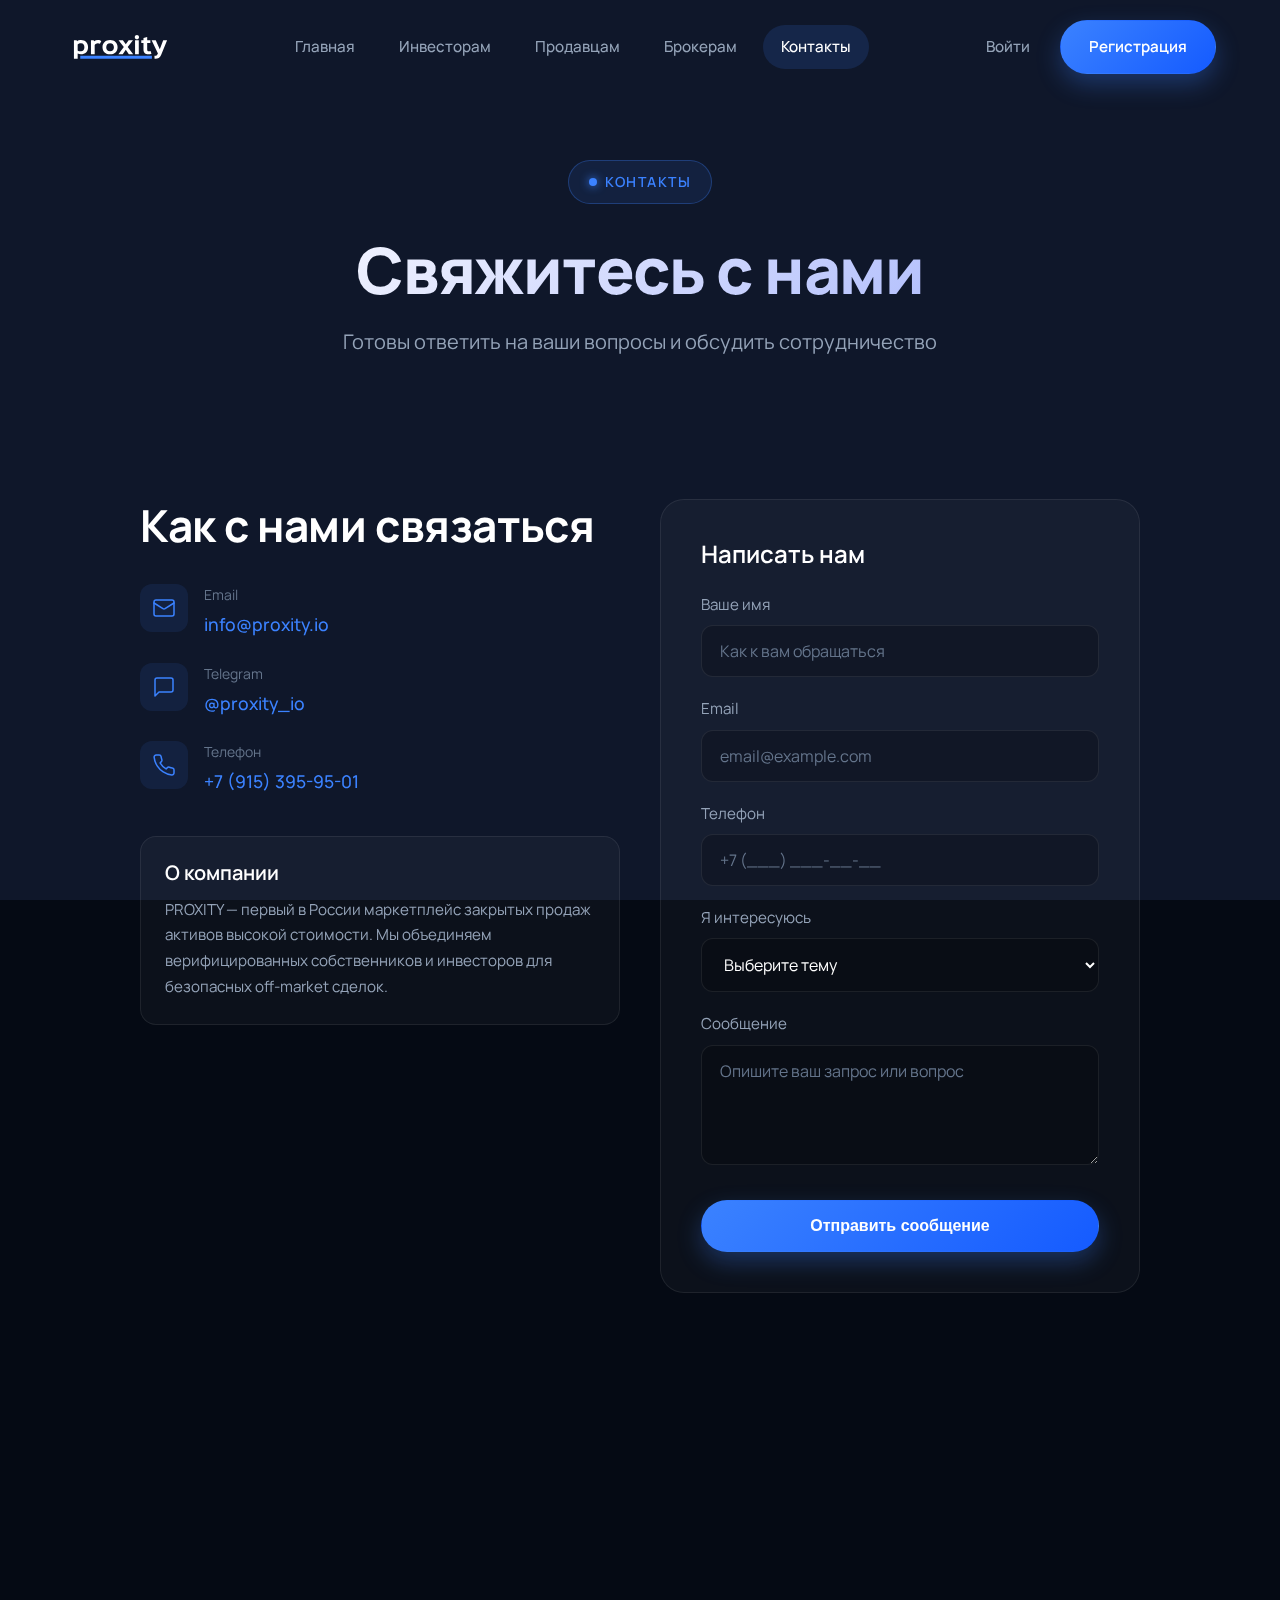
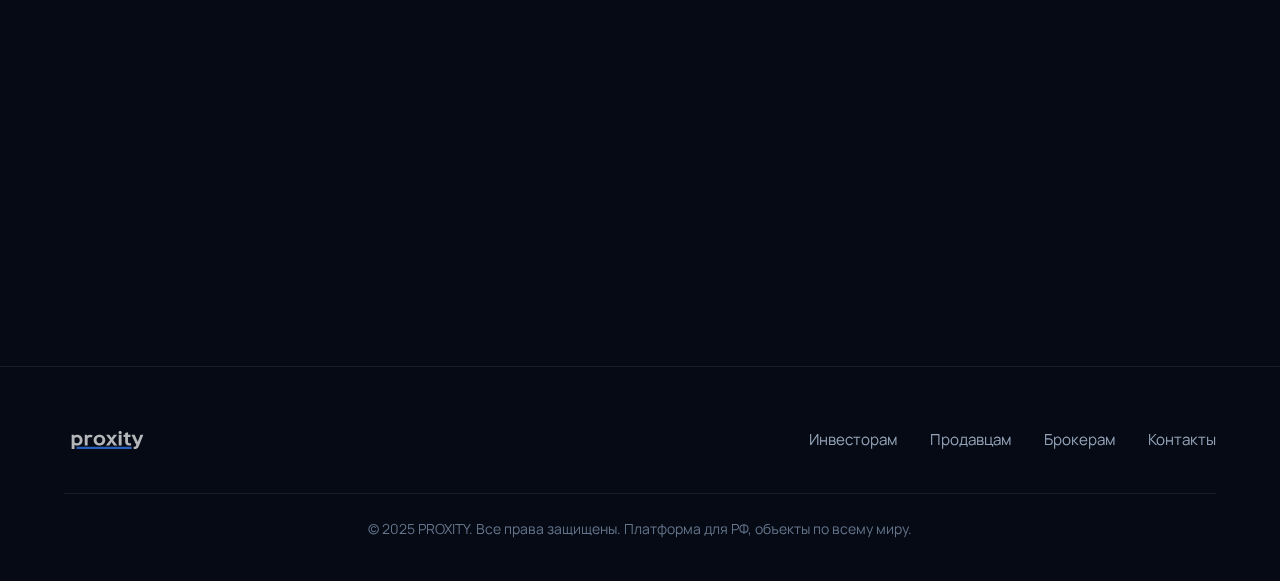
<file: contacts.html>
<!DOCTYPE html>
<html lang="ru">
<head>
    <meta charset="UTF-8">
    <meta name="viewport" content="width=device-width, initial-scale=1.0">
    <meta name="description" content="Свяжитесь с PROXITY — маркетплейсом закрытых сделок с крупными активами. Контакты, форма обратной связи и информация о компании.">
    <title>Контакты — PROXITY</title>
    
    <!-- Fonts -->
    <link rel="preconnect" href="https://fonts.googleapis.com">
    <link rel="preconnect" href="https://fonts.gstatic.com" crossorigin>
    <link href="https://fonts.googleapis.com/css2?family=Manrope:wght@300;400;500;600;700;800&display=swap" rel="stylesheet">
    
    <!-- Styles -->
    <link rel="stylesheet" href="assets/css/styles.css">
    
    <style>
        /* Contact page specific styles */
        .contact-grid {
            display: grid;
            grid-template-columns: 1fr 1fr;
            gap: 40px;
            max-width: 1000px;
            margin: 0 auto;
        }
        
        .contact-info {
            display: flex;
            flex-direction: column;
            gap: 24px;
        }
        
        .contact-item {
            display: flex;
            gap: 16px;
            align-items: flex-start;
        }
        
        .contact-icon {
            width: 48px;
            height: 48px;
            border-radius: 12px;
            background: rgba(59, 130, 255, 0.1);
            display: flex;
            align-items: center;
            justify-content: center;
            font-size: 20px;
            flex-shrink: 0;
            color: var(--primary-blue);
        }
        
        .contact-icon svg {
            width: 24px;
            height: 24px;
        }
        
        .contact-label {
            font-size: 0.875rem;
            color: var(--text-muted);
            margin-bottom: 4px;
        }
        
        .contact-value {
            font-size: 1.1rem;
            color: white;
            font-weight: 500;
        }
        
        .contact-value a {
            color: var(--primary-blue);
        }
        
        .contact-value a:hover {
            text-decoration: underline;
        }
        
        .contact-form {
            background: var(--glass-bg);
            border: 1px solid var(--glass-border);
            border-radius: var(--card-radius);
            padding: 40px;
        }
        
        .form-group {
            margin-bottom: 20px;
        }
        
        .form-label {
            display: block;
            margin-bottom: 8px;
            color: var(--text-secondary);
            font-size: 0.95rem;
        }
        
        .form-input,
        .form-textarea {
            width: 100%;
            padding: 14px 18px;
            border-radius: 12px;
            border: 1px solid var(--glass-border);
            background: rgba(0, 0, 0, 0.2);
            color: white;
            font-size: 1rem;
            font-family: inherit;
            transition: var(--transition-fast);
        }
        
        .form-input:focus,
        .form-textarea:focus {
            outline: none;
            border-color: var(--primary-blue);
            box-shadow: 0 0 0 3px rgba(59, 130, 255, 0.1);
        }
        
        .form-input::placeholder,
        .form-textarea::placeholder {
            color: var(--text-muted);
        }
        
        .form-textarea {
            min-height: 120px;
            resize: vertical;
        }
        
        .form-submit {
            width: 100%;
            margin-top: 8px;
        }
        
        .social-links {
            display: flex;
            gap: 12px;
            margin-top: 32px;
        }
        
        .social-link {
            width: 48px;
            height: 48px;
            border-radius: 12px;
            background: var(--glass-bg);
            border: 1px solid var(--glass-border);
            display: flex;
            align-items: center;
            justify-content: center;
            font-size: 20px;
            transition: var(--transition-fast);
        }
        
        .social-link:hover {
            background: var(--glass-bg-hover);
            border-color: var(--glass-highlight);
            transform: translateY(-2px);
        }
        
        @media (max-width: 768px) {
            .contact-grid {
                grid-template-columns: 1fr;
            }
        }
    </style>
</head>
<body>
    <!-- Animated gradient orbs background -->
    <div class="gradient-orb gradient-orb-1"></div>
    <div class="gradient-orb gradient-orb-2"></div>
    <div class="gradient-orb gradient-orb-3"></div>

    <!-- Header -->
    <header class="header">
        <div class="container header-content">
            <a href="index.html" class="logo">
                <img src="assets/images/proxity_logo_white.svg" alt="Proxity" class="logo-img">
            </a>
            
            <nav class="nav-main">
                <a href="index.html" class="nav-link">Главная</a>
                <a href="investors.html" class="nav-link">Инвесторам</a>
                <a href="sellers.html" class="nav-link">Продавцам</a>
                <a href="brokers.html" class="nav-link">Брокерам</a>
                <a href="contacts.html" class="nav-link active">Контакты</a>
            </nav>
            
            <div class="nav-actions">
                <a href="https://app.stage.proxity.io/login" class="nav-link">Войти</a>
                <a href="https://app.stage.proxity.io/register" class="button primary">Регистрация</a>
            </div>
            
            <button class="mobile-menu-toggle" aria-label="Toggle menu">
                <svg xmlns="http://www.w3.org/2000/svg" fill="none" viewBox="0 0 24 24" stroke="currentColor">
                    <path stroke-linecap="round" stroke-linejoin="round" stroke-width="2" d="M4 6h16M4 12h16M4 18h16" />
                </svg>
            </button>
        </div>
    </header>
    
    <!-- Mobile Menu -->
    <div class="mobile-menu">
        <a href="index.html" class="nav-link">Главная</a>
        <a href="investors.html" class="nav-link">Инвесторам</a>
        <a href="sellers.html" class="nav-link">Продавцам</a>
        <a href="brokers.html" class="nav-link">Брокерам</a>
        <a href="contacts.html" class="nav-link active">Контакты</a>
        <a href="https://app.stage.proxity.io/login" class="nav-link">Войти</a>
        <div class="nav-actions">
            <a href="https://app.stage.proxity.io/register" class="button primary">Регистрация</a>
        </div>
    </div>

    <!-- Hero Section -->
    <section class="section-hero" style="min-height: auto; padding-top: 160px; padding-bottom: 60px;">
        <div class="container">
            <div class="hero-content fade-in-up">
                <span class="hero-badge">Контакты</span>
                <h1 class="hero-title">Свяжитесь с нами</h1>
                <p class="hero-desc">
                    Готовы ответить на ваши вопросы и обсудить сотрудничество
                </p>
            </div>
        </div>
    </section>

    <!-- Contact Section -->
    <section style="padding-top: 40px;">
        <div class="container">
            <div class="contact-grid fade-in-up">
                <!-- Contact Info -->
                <div>
                    <h2 style="margin-bottom: 32px; text-align: left;">Как с нами связаться</h2>
                    
                    <div class="contact-info">
                        <div class="contact-item">
                            <div class="contact-icon">
                                <svg xmlns="http://www.w3.org/2000/svg" width="24" height="24" viewBox="0 0 24 24" fill="none" stroke="currentColor" stroke-width="1.5" stroke-linecap="round" stroke-linejoin="round">
                                    <rect width="20" height="16" x="2" y="4" rx="2"/>
                                    <path d="m22 7-8.97 5.7a1.94 1.94 0 0 1-2.06 0L2 7"/>
                                </svg>
                            </div>
                            <div>
                                <div class="contact-label">Email</div>
                                <div class="contact-value">
                                    <a href="mailto:info@proxity.io">info@proxity.io</a>
                                </div>
                            </div>
                        </div>
                        
                        <div class="contact-item">
                            <div class="contact-icon">
                                <svg xmlns="http://www.w3.org/2000/svg" width="24" height="24" viewBox="0 0 24 24" fill="none" stroke="currentColor" stroke-width="1.5" stroke-linecap="round" stroke-linejoin="round">
                                    <path d="M21 15a2 2 0 0 1-2 2H7l-4 4V5a2 2 0 0 1 2-2h14a2 2 0 0 1 2 2z"/>
                                </svg>
                            </div>
                            <div>
                                <div class="contact-label">Telegram</div>
                                <div class="contact-value">
                                    <a href="https://t.me/proxity_io" target="_blank">@proxity_io</a>
                                </div>
                            </div>
                        </div>
                        
                        <div class="contact-item">
                            <div class="contact-icon">
                                <svg xmlns="http://www.w3.org/2000/svg" width="24" height="24" viewBox="0 0 24 24" fill="none" stroke="currentColor" stroke-width="1.5" stroke-linecap="round" stroke-linejoin="round">
                                    <path d="M22 16.92v3a2 2 0 0 1-2.18 2 19.79 19.79 0 0 1-8.63-3.07 19.5 19.5 0 0 1-6-6 19.79 19.79 0 0 1-3.07-8.67A2 2 0 0 1 4.11 2h3a2 2 0 0 1 2 1.72 12.84 12.84 0 0 0 .7 2.81 2 2 0 0 1-.45 2.11L8.09 9.91a16 16 0 0 0 6 6l1.27-1.27a2 2 0 0 1 2.11-.45 12.84 12.84 0 0 0 2.81.7A2 2 0 0 1 22 16.92z"/>
                                </svg>
                            </div>
                            <div>
                                <div class="contact-label">Телефон</div>
                                <div class="contact-value">
                                    <a href="tel:+79153959501">+7 (915) 395-95-01</a>
                                </div>
                            </div>
                        </div>
                    </div>
                    
                    
                    <div style="margin-top: 40px; padding: 24px; background: var(--glass-bg); border: 1px solid var(--glass-border); border-radius: 16px;">
                        <h4 style="margin-bottom: 12px; color: white;">О компании</h4>
                        <p style="font-size: 0.95rem; margin-bottom: 0;">
                            PROXITY — первый в России маркетплейс закрытых продаж активов высокой стоимости. 
                            Мы объединяем верифицированных собственников и инвесторов для безопасных off-market сделок.
                        </p>
                    </div>
                </div>
                
                <!-- Contact Form -->
                <div class="contact-form">
                    <h3 style="margin-bottom: 24px;">Написать нам</h3>
                    <form action="#" method="POST">
                        <div class="form-group">
                            <label class="form-label" for="name">Ваше имя</label>
                            <input type="text" id="name" name="name" class="form-input" placeholder="Как к вам обращаться" required>
                        </div>
                        
                        <div class="form-group">
                            <label class="form-label" for="email">Email</label>
                            <input type="email" id="email" name="email" class="form-input" placeholder="email@example.com" required>
                        </div>
                        
                        <div class="form-group">
                            <label class="form-label" for="phone">Телефон</label>
                            <input type="tel" id="phone" name="phone" class="form-input" placeholder="+7 (___) ___-__-__">
                        </div>
                        
                        <div class="form-group">
                            <label class="form-label" for="interest">Я интересуюсь</label>
                            <select id="interest" name="interest" class="form-input">
                                <option value="">Выберите тему</option>
                                <option value="invest">Инвестирование</option>
                                <option value="sell">Продажа актива</option>
                                <option value="broker">Партнёрская программа</option>
                                <option value="other">Другое</option>
                            </select>
                        </div>
                        
                        <div class="form-group">
                            <label class="form-label" for="message">Сообщение</label>
                            <textarea id="message" name="message" class="form-textarea" placeholder="Опишите ваш запрос или вопрос"></textarea>
                        </div>
                        
                        <button type="submit" class="button primary form-submit">Отправить сообщение</button>
                    </form>
                </div>
            </div>
        </div>
    </section>

    <!-- Quick Links Section -->
    <section>
        <div class="container">
            <h2 class="section-title fade-in-up">Возможно, вас заинтересует</h2>
            <div class="grid-3 stagger-children">
                <a href="investors.html" class="card" style="text-decoration: none;">
                    <div class="card-icon">
                        <svg xmlns="http://www.w3.org/2000/svg" width="24" height="24" viewBox="0 0 24 24" fill="none" stroke="currentColor" stroke-width="1.5" stroke-linecap="round" stroke-linejoin="round">
                            <rect width="20" height="14" x="2" y="7" rx="2" ry="2"/>
                            <path d="M16 21V5a2 2 0 0 0-2-2h-4a2 2 0 0 0-2 2v16"/>
                        </svg>
                    </div>
                    <div class="card-title">Инвесторам</div>
                    <p>Получите доступ к закрытому рынку активов и off-market объектам</p>
                </a>
                <a href="sellers.html" class="card" style="text-decoration: none;">
                    <div class="card-icon">
                        <svg xmlns="http://www.w3.org/2000/svg" width="24" height="24" viewBox="0 0 24 24" fill="none" stroke="currentColor" stroke-width="1.5" stroke-linecap="round" stroke-linejoin="round">
                            <rect width="18" height="18" x="3" y="3" rx="2"/>
                            <path d="M3 9h18"/>
                            <path d="M9 21V9"/>
                        </svg>
                    </div>
                    <div class="card-title">Продавцам</div>
                    <p>Продайте актив конфиденциально без публичных объявлений</p>
                </a>
                <a href="brokers.html" class="card" style="text-decoration: none;">
                    <div class="card-icon">
                        <svg xmlns="http://www.w3.org/2000/svg" width="24" height="24" viewBox="0 0 24 24" fill="none" stroke="currentColor" stroke-width="1.5" stroke-linecap="round" stroke-linejoin="round">
                            <path d="M17 21v-2a4 4 0 0 0-4-4H5a4 4 0 0 0-4 4v2"/>
                            <circle cx="9" cy="7" r="4"/>
                            <path d="M23 21v-2a4 4 0 0 0-3-3.87"/>
                            <path d="M16 3.13a4 4 0 0 1 0 7.75"/>
                        </svg>
                    </div>
                    <div class="card-title">Брокерам</div>
                    <p>Присоединяйтесь к партнёрской программе и зарабатывайте до 33%</p>
                </a>
            </div>
        </div>
    </section>

    <!-- Footer -->
    <footer>
        <div class="container">
            <div class="footer-content">
                <a href="index.html" class="footer-logo">
                    <img src="assets/images/proxity_logo_white.svg" alt="Proxity" class="logo-img">
                </a>
                <div class="footer-links">
                    <a href="investors.html">Инвесторам</a>
                    <a href="sellers.html">Продавцам</a>
                    <a href="brokers.html">Брокерам</a>
                    <a href="contacts.html">Контакты</a>
                </div>
            </div>
            <div class="footer-copy">
                © 2025 PROXITY. Все права защищены. Платформа для РФ, объекты по всему миру.
            </div>
        </div>
    </footer>

    <!-- Scripts -->
    <script src="assets/js/main.js"></script>
</body>
</html>
</file>
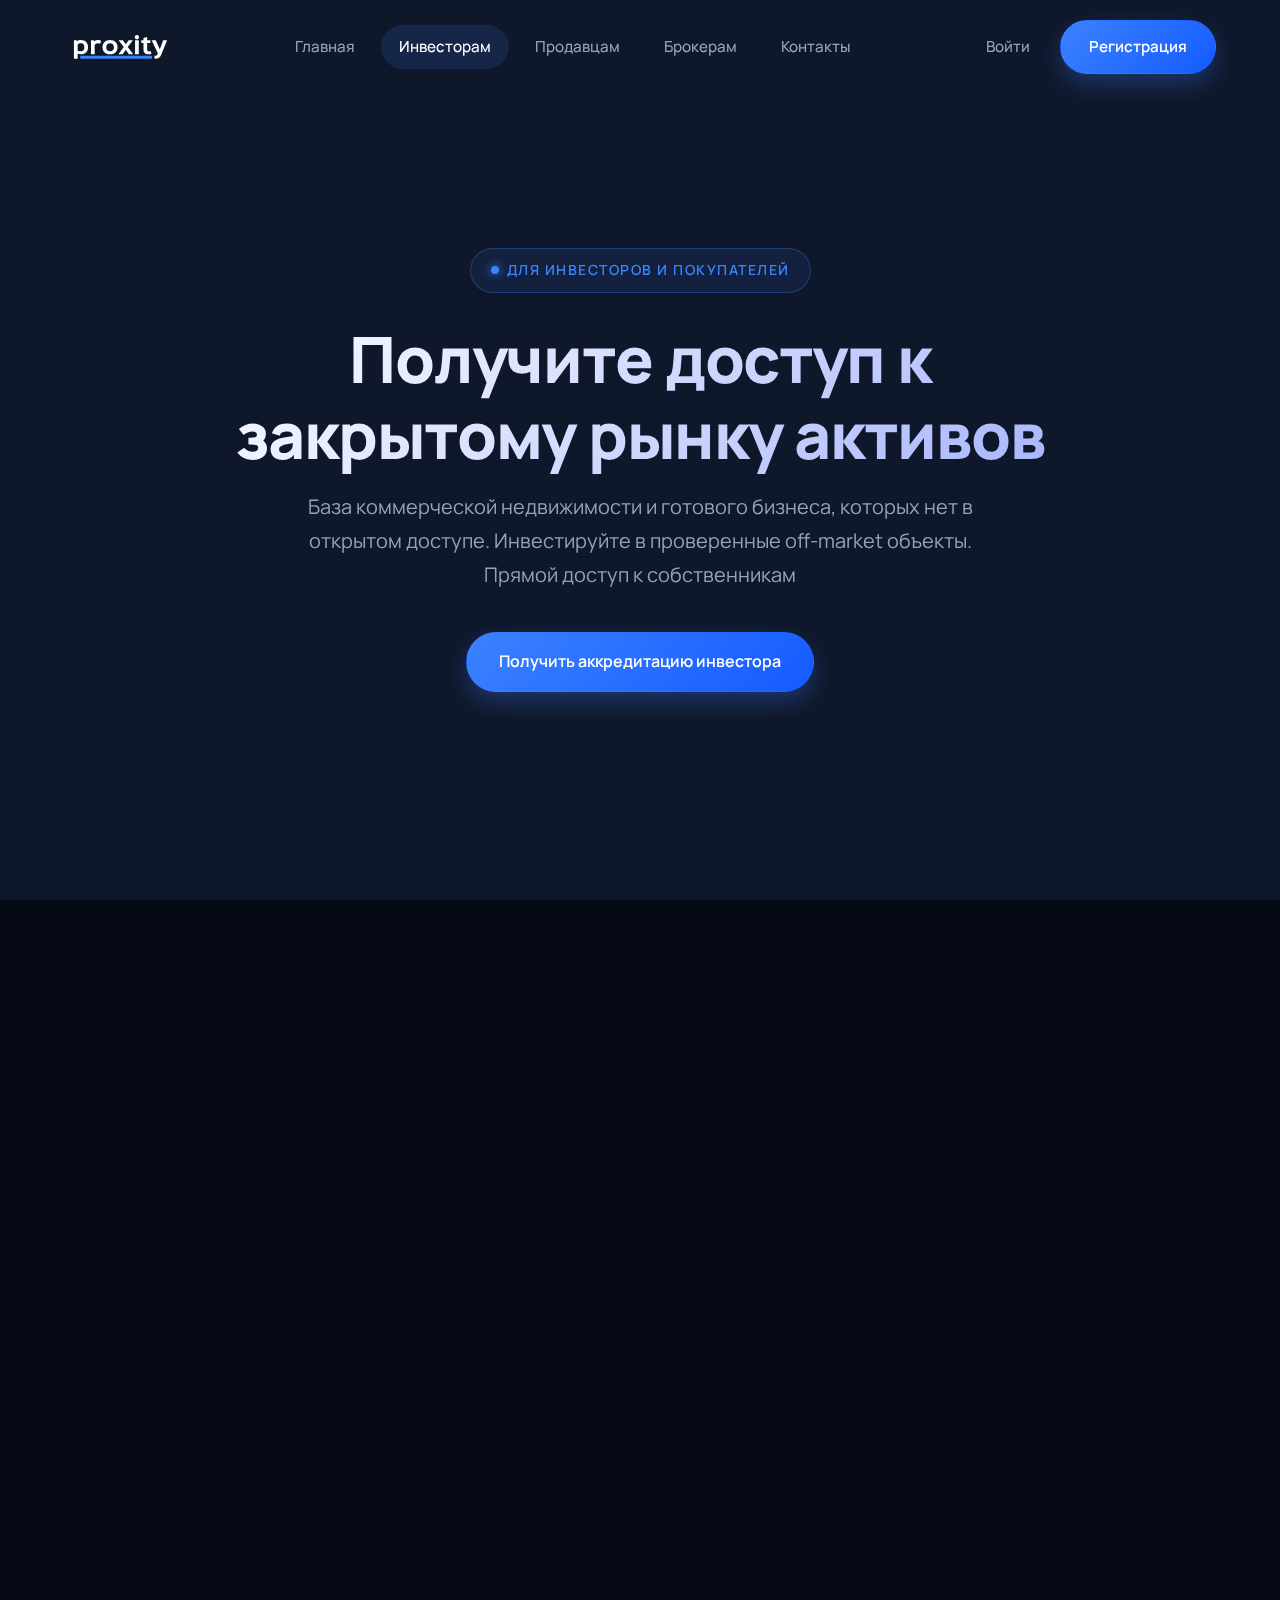
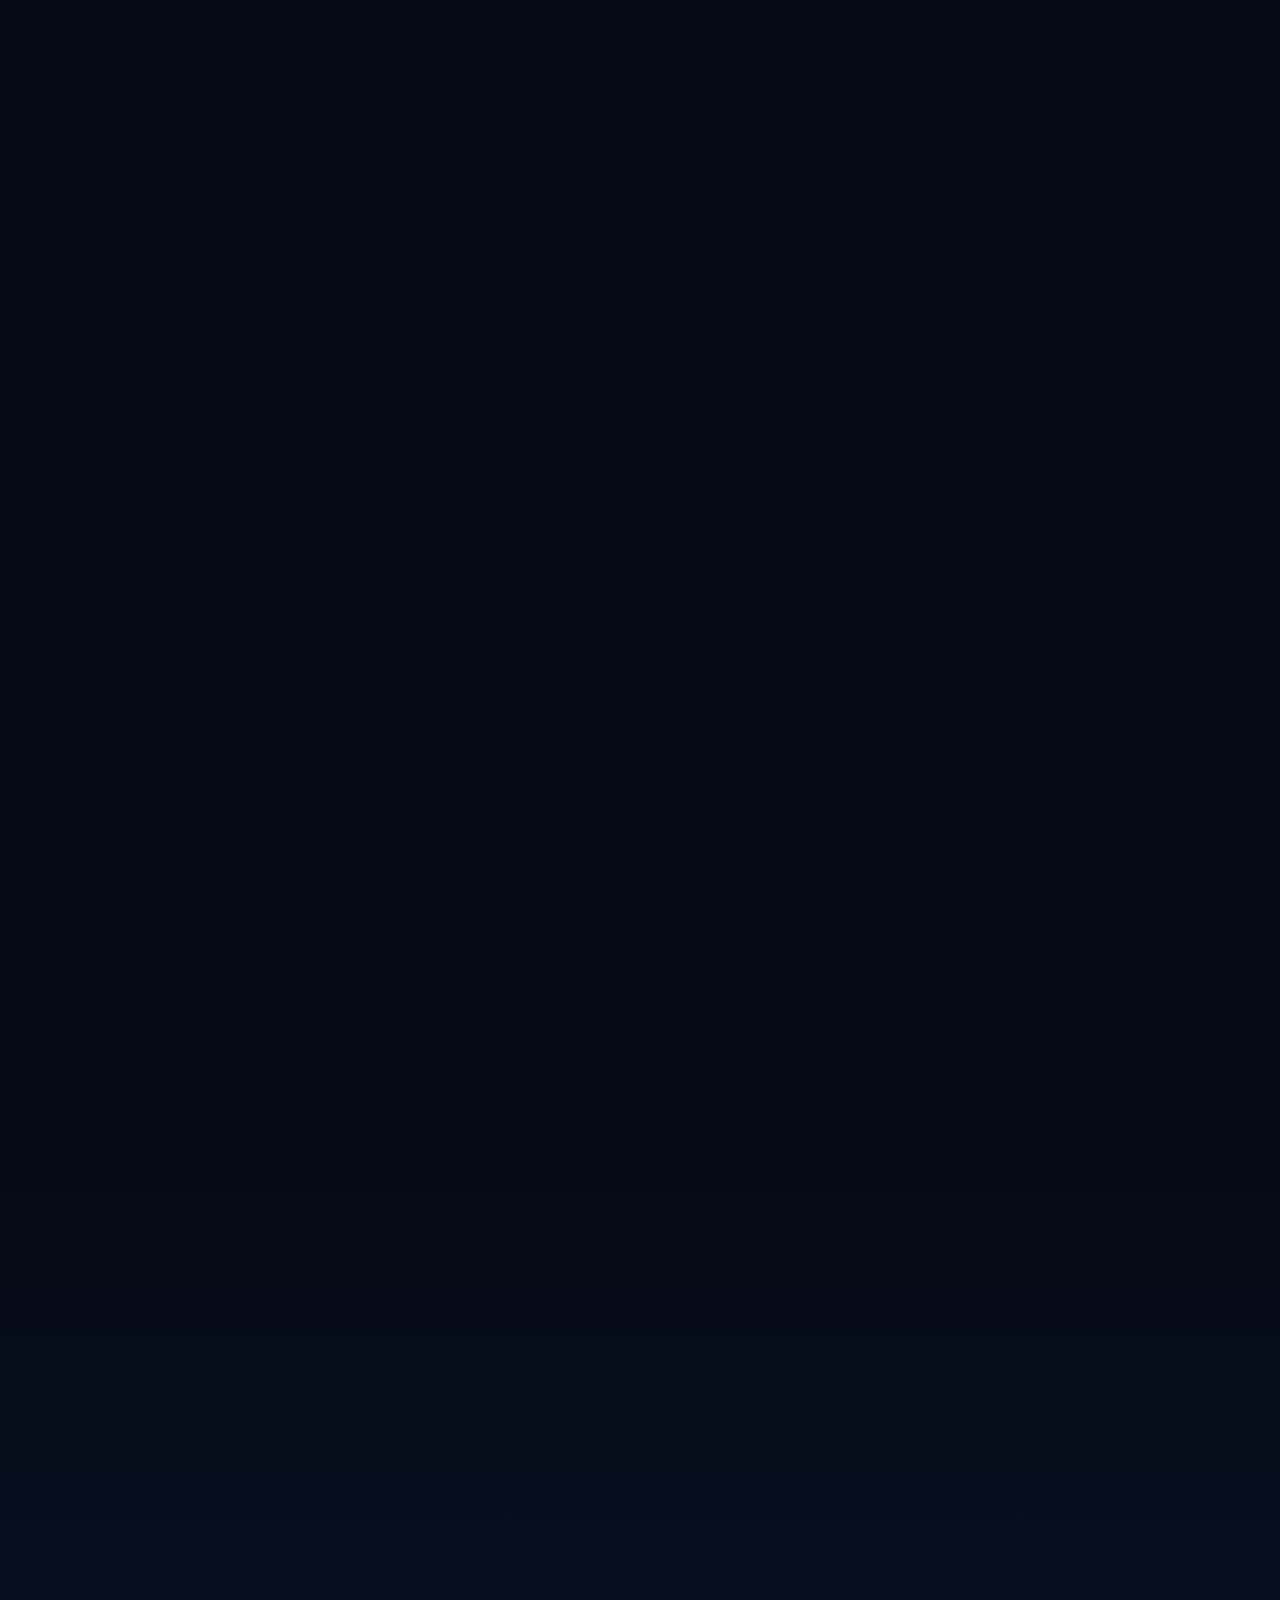
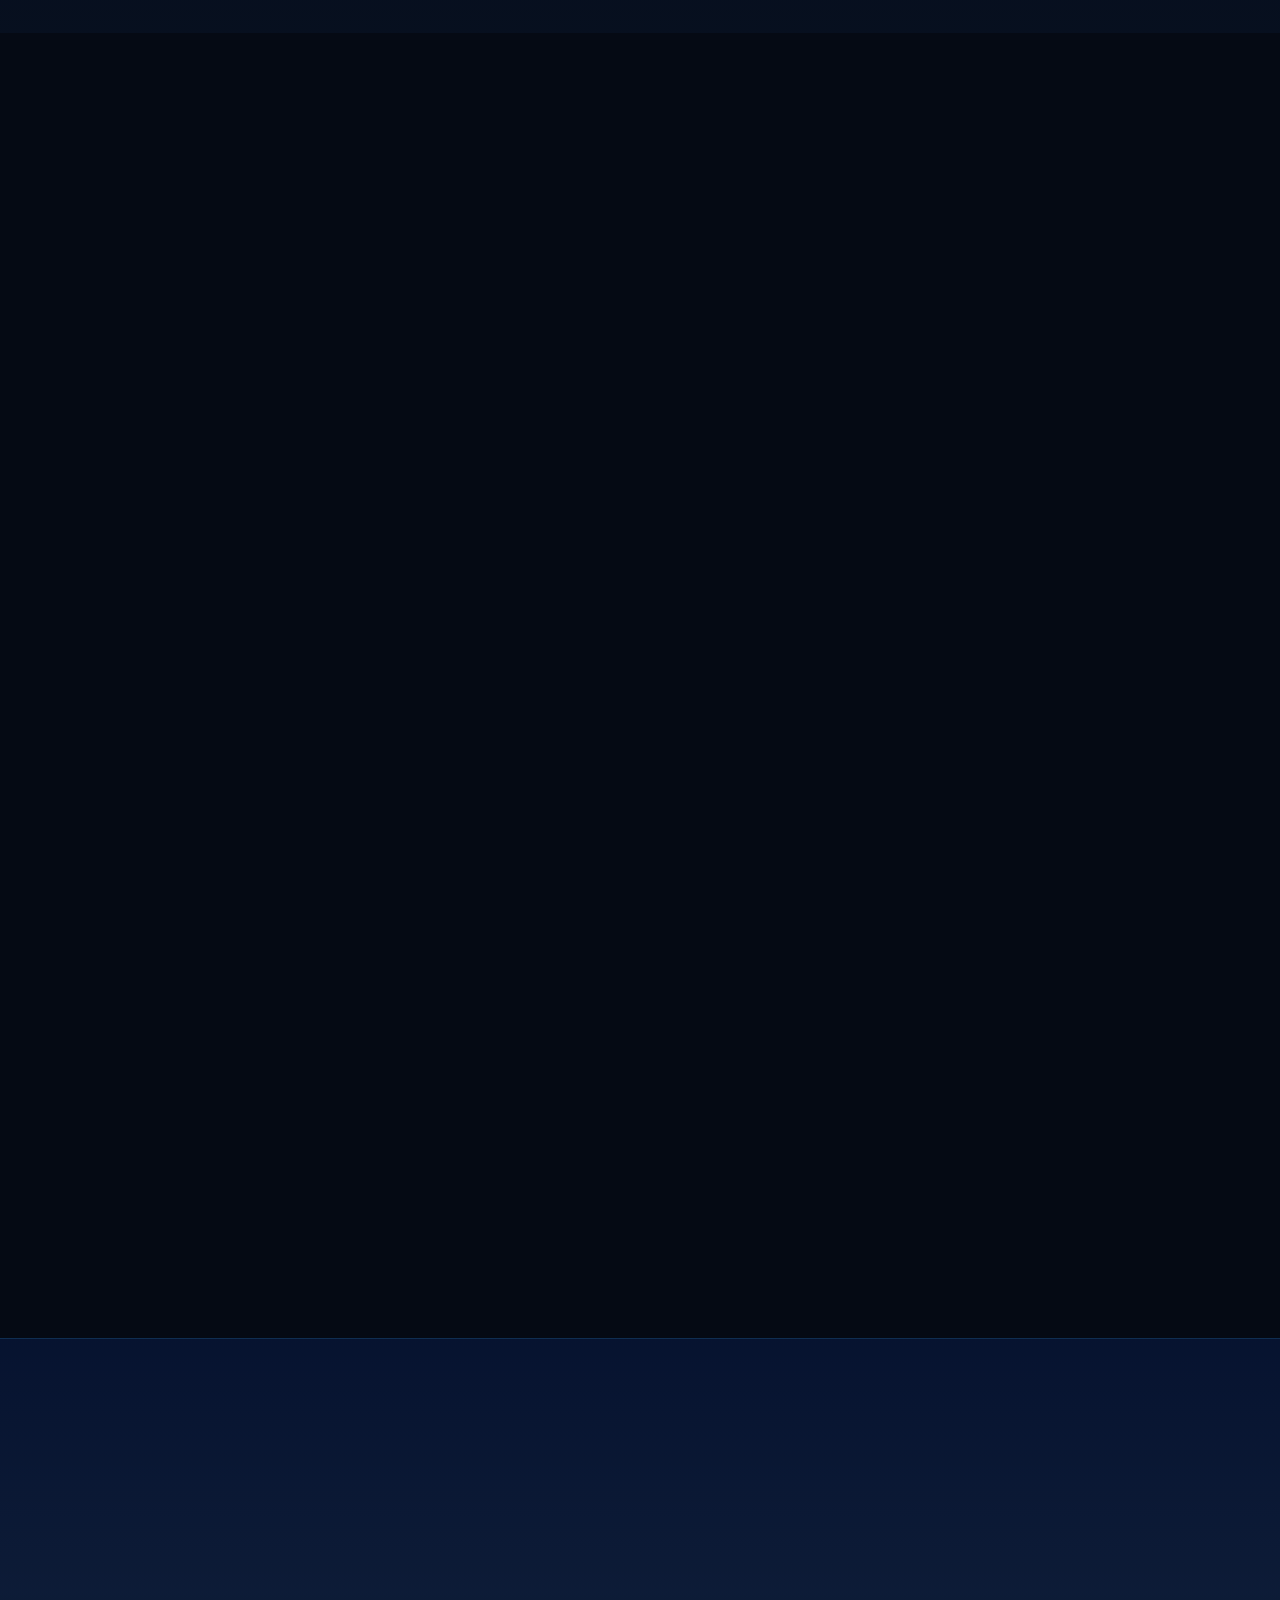
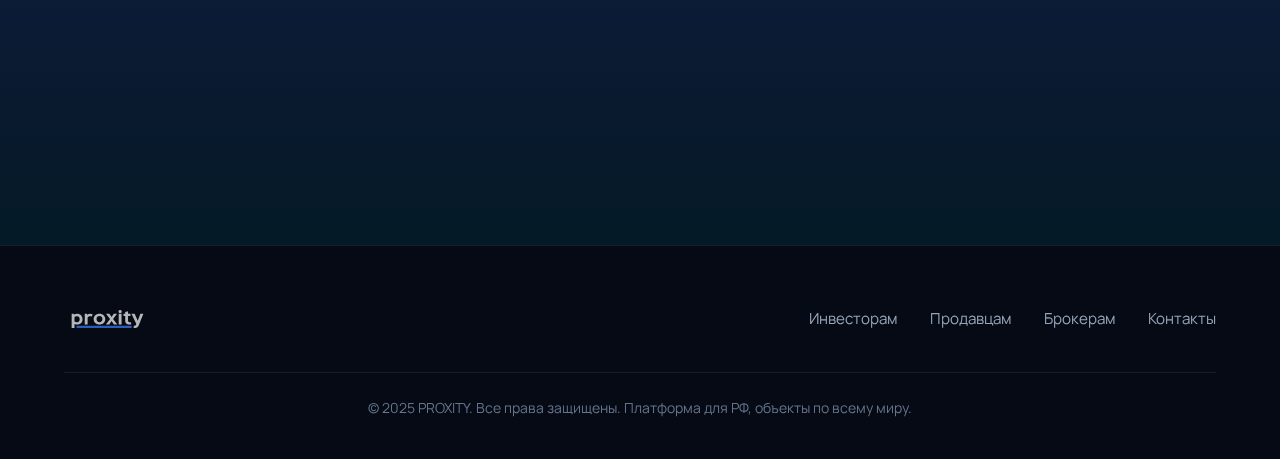
<file: investors.html>
<!DOCTYPE html>
<html lang="ru">
<head>
    <meta charset="UTF-8">
    <meta name="viewport" content="width=device-width, initial-scale=1.0">
    <meta name="description" content="Получите доступ к закрытому рынку активов PROXITY. База коммерческой недвижимости и готового бизнеса, которых нет в открытом доступе. Инвестируйте в проверенные off-market объекты.">
    <title>Инвесторам — PROXITY</title>
    
    <!-- Fonts -->
    <link rel="preconnect" href="https://fonts.googleapis.com">
    <link rel="preconnect" href="https://fonts.gstatic.com" crossorigin>
    <link href="https://fonts.googleapis.com/css2?family=Manrope:wght@300;400;500;600;700;800&display=swap" rel="stylesheet">
    
    <!-- Styles -->
    <link rel="stylesheet" href="assets/css/styles.css">
</head>
<body>
    <!-- Animated gradient orbs background -->
    <div class="gradient-orb gradient-orb-1"></div>
    <div class="gradient-orb gradient-orb-2"></div>
    <div class="gradient-orb gradient-orb-3"></div>

    <!-- Header -->
    <header class="header">
        <div class="container header-content">
            <a href="index.html" class="logo">
                <img src="assets/images/proxity_logo_white.svg" alt="Proxity" class="logo-img">
            </a>
            
            <nav class="nav-main">
                <a href="index.html" class="nav-link">Главная</a>
                <a href="investors.html" class="nav-link active">Инвесторам</a>
                <a href="sellers.html" class="nav-link">Продавцам</a>
                <a href="brokers.html" class="nav-link">Брокерам</a>
                <a href="contacts.html" class="nav-link">Контакты</a>
            </nav>
            
            <div class="nav-actions">
                <a href="https://app.stage.proxity.io/login" class="nav-link">Войти</a>
                <a href="https://app.stage.proxity.io/register" class="button primary">Регистрация</a>
            </div>
            
            <button class="mobile-menu-toggle" aria-label="Toggle menu">
                <svg xmlns="http://www.w3.org/2000/svg" fill="none" viewBox="0 0 24 24" stroke="currentColor">
                    <path stroke-linecap="round" stroke-linejoin="round" stroke-width="2" d="M4 6h16M4 12h16M4 18h16" />
                </svg>
            </button>
        </div>
    </header>
    
    <!-- Mobile Menu -->
    <div class="mobile-menu">
        <a href="index.html" class="nav-link">Главная</a>
        <a href="investors.html" class="nav-link active">Инвесторам</a>
        <a href="sellers.html" class="nav-link">Продавцам</a>
        <a href="brokers.html" class="nav-link">Брокерам</a>
        <a href="contacts.html" class="nav-link">Контакты</a>
        <a href="https://app.stage.proxity.io/login" class="nav-link">Войти</a>
        <div class="nav-actions">
            <a href="https://app.stage.proxity.io/register" class="button primary">Регистрация</a>
        </div>
    </div>

    <!-- Hero Section -->
    <section class="section-hero">
        <div class="container">
            <div class="hero-content fade-in-up">
                <span class="hero-badge">Для инвесторов и покупателей</span>
                <h1 class="hero-title">Получите доступ к закрытому рынку активов</h1>
                <p class="hero-desc">
                    База коммерческой недвижимости и готового бизнеса, которых нет в открытом доступе. 
                    Инвестируйте в проверенные off-market объекты. Прямой доступ к собственникам
                </p>
                <div class="hero-buttons">
                    <a href="https://app.stage.proxity.io/register" class="button primary">Получить аккредитацию инвестора</a>
                </div>
            </div>
        </div>
    </section>

    <!-- Problem Section -->
    <section>
        <div class="container">
            <h2 class="section-title fade-in-up">Лучшие сделки совершаются<br>за закрытыми дверями</h2>
            <div class="fade-in-up delay-100">
                <div class="problem-block">
                    <p class="lead text-center mb-4">
                        Публичные площадки — это часто «кладбище» неликвида или переоценённых активов. 
                        На открытом рынке вы можете сталкнуться со многими негативными последствиями:
                    </p>
                    <ul class="problem-list">
                        <li><strong>Перегретые аукционы:</strong> Публичность создаёт ажиотаж, искусственно раздувая цену выше рыночной</li>
                        <li><strong>Цифровой след:</strong> Публичными данными могут воспользоваться для аргументации снижения цены при перепродаже</li>
                        <li><strong>Потеря времени:</strong> 80% объявлений — это длинные цепочки посредников или уже проданные объекты</li>
                    </ul>
                </div>
                <p class="text-center" style="color: var(--primary-blue); font-weight: 600; font-size: 1.15rem;">
                    В PROXITY вы видите актив первым — задолго до того, как он попадёт в рынок (если вообще попадёт)
                </p>
            </div>
        </div>
    </section>

    <!-- Advantages Section -->
    <section>
        <div class="container">
            <h2 class="section-title fade-in-up">Почему стоит инвестировать через PROXITY</h2>
            <div class="grid-2 stagger-children">
                <div class="card">
                    <div class="card-icon">
                        <svg xmlns="http://www.w3.org/2000/svg" width="24" height="24" viewBox="0 0 24 24" fill="none" stroke="currentColor" stroke-width="1.5" stroke-linecap="round" stroke-linejoin="round">
                            <path d="M6 3h12l4 6-10 12L2 9l4-6Z"/>
                            <path d="M11 3 8 9l4 9 4-9-3-6"/>
                            <path d="M2 9h20"/>
                        </svg>
                    </div>
                    <div class="card-title">Эксклюзивность</div>
                    <p>Доступ к лотам, собственники которых избегают публичности: от трофейных особняков до действующих заводов и стрессовых активов с дисконтом.</p>
                </div>
                <div class="card">
                    <div class="card-icon">
                        <svg xmlns="http://www.w3.org/2000/svg" width="24" height="24" viewBox="0 0 24 24" fill="none" stroke="currentColor" stroke-width="1.5" stroke-linecap="round" stroke-linejoin="round">
                            <path d="M20 6 9 17l-5-5"/>
                        </svg>
                    </div>
                    <div class="card-title">Верифицированные продавцы</div>
                    <p>Мы проверяем каждого собственника и брокера. Здесь нет «фейков» и мошенников. Вы ведёте диалог только с реальными владельцами или их представителями.</p>
                </div>
                <div class="card highlight">
                    <div class="card-icon">
                        <svg xmlns="http://www.w3.org/2000/svg" width="24" height="24" viewBox="0 0 24 24" fill="none" stroke="currentColor" stroke-width="1.5" stroke-linecap="round" stroke-linejoin="round">
                            <line x1="12" x2="12" y1="20" y2="10"/>
                            <line x1="18" x2="18" y1="20" y2="4"/>
                            <line x1="6" x2="6" y1="20" y2="16"/>
                        </svg>
                    </div>
                    <div class="card-title">Готовая аналитика</div>
                    <p>Вместо рекламных буклетов вы получаете инвестиционные данные: ROI, структуру владения, правовые риски и финансовые показатели.</p>
                </div>
                <div class="card">
                    <div class="card-icon">
                        <svg xmlns="http://www.w3.org/2000/svg" width="24" height="24" viewBox="0 0 24 24" fill="none" stroke="currentColor" stroke-width="1.5" stroke-linecap="round" stroke-linejoin="round">
                            <path d="M21 15a2 2 0 0 1-2 2H7l-4 4V5a2 2 0 0 1 2-2h14a2 2 0 0 1 2 2z"/>
                        </svg>
                    </div>
                    <div class="card-title">Прямая коммуникация</div>
                    <p>Задавайте вопросы продавцу и запрашивайте документы напрямую через защищённый чат платформы. Без лишних звеньев.</p>
                </div>
            </div>
        </div>
    </section>

    <!-- Audience Section -->
    <section style="background: linear-gradient(180deg, transparent, rgba(59, 130, 255, 0.05));">
        <div class="container">
            <h2 class="section-title fade-in-up">Для кого мы создали инфраструктуру</h2>
            <div class="audience-grid stagger-children">
                <div class="audience-item">
                    <div class="audience-dot"></div>
                    <div>
                        <strong style="display: block; margin-bottom: 4px;">Частные инвесторы и фэмили-офисы</strong>
                        <span style="color: var(--text-secondary); font-size: 0.9rem;">Сохранение и приумножение капитала в твёрдых активах</span>
                    </div>
                </div>
                <div class="audience-item">
                    <div class="audience-dot"></div>
                    <div>
                        <strong style="display: block; margin-bottom: 4px;">Девелоперы</strong>
                        <span style="color: var(--text-secondary); font-size: 0.9rem;">Поиск площадок для земельных банков и проектов под редевелопмент</span>
                    </div>
                </div>
                <div class="audience-item">
                    <div class="audience-dot"></div>
                    <div>
                        <strong style="display: block; margin-bottom: 4px;">Профильные холдинги</strong>
                        <span style="color: var(--text-secondary); font-size: 0.9rem;">Покупка конкурентов, расширение мощностей или вертикальная интеграция</span>
                    </div>
                </div>
                <div class="audience-item">
                    <div class="audience-dot"></div>
                    <div>
                        <strong style="display: block; margin-bottom: 4px;">Инвесторы в стрессовые активы</strong>
                        <span style="color: var(--text-secondary); font-size: 0.9rem;">Выкуп долгов и имущества банкротов</span>
                    </div>
                </div>
            </div>
        </div>
    </section>

    <!-- PROXY Consulting Section -->
    <section>
        <div class="container">
            <div class="fade-in-up">
                <div class="col-card highlight" style="max-width: 900px; margin: 0 auto;">
                    <h2 style="margin-bottom: 16px;">Не просто найти, а безопасно купить</h2>
                    <p style="margin-bottom: 32px; font-size: 1.1rem;">
                        Платформа даёт контакт, а консалтинговый бутик <strong style="color: var(--primary-blue);">PROXY</strong> обеспечивает результат. 
                        Если вам недостаточно просто найти объект, мы готовы подключиться на любом этапе:
                    </p>
                    <div class="grid-3" style="gap: 20px;">
                        <div style="padding: 24px; background: rgba(0,0,0,0.2); border-radius: 16px;">
                            <h4 style="color: white; margin-bottom: 12px;">Глубокий Due Diligence</h4>
                            <p style="font-size: 0.95rem; margin-bottom: 0;">Юридическая и финансовая проверка чистоты актива перед покупкой</p>
                        </div>
                        <div style="padding: 24px; background: rgba(0,0,0,0.2); border-radius: 16px;">
                            <h4 style="color: white; margin-bottom: 12px;">Структурирование сделки</h4>
                            <p style="font-size: 0.95rem; margin-bottom: 0;">Оптимизация налогов, M&A процедуры, защита интересов покупателя</p>
                        </div>
                        <div style="padding: 24px; background: rgba(0,0,0,0.2); border-radius: 16px;">
                            <h4 style="color: white; margin-bottom: 12px;">Пост-продажное управление</h4>
                            <p style="font-size: 0.95rem; margin-bottom: 0;">Бизнес-план развития актива или его санация (для стрессовых объектов)</p>
                        </div>
                    </div>
                    <p style="text-align: center; margin-top: 28px; margin-bottom: 0; font-style: italic; color: var(--text-secondary);">
                        Мы превращаем найденный лот в безопасно закрытую сделку
                    </p>
                </div>
            </div>
        </div>
    </section>

    <!-- How to Start Section -->
    <section>
        <div class="container">
            <h2 class="section-title fade-in-up">Как начать инвестировать</h2>
            <div class="steps-horizontal stagger-children">
                <div class="step-h-item">
                    <div class="step-h-number"></div>
                    <h4 style="margin-bottom: 12px;">Регистрация и KYC</h4>
                    <p style="font-size: 0.95rem; margin-bottom: 0;">Создайте профиль. Мы подтвердим ваш статус аккредитованного инвестора</p>
                </div>
                <div class="step-h-item">
                    <div class="step-h-number"></div>
                    <h4 style="margin-bottom: 12px;">Настройка мониторинга</h4>
                    <p style="font-size: 0.95rem; margin-bottom: 0;">Укажите интересы: офисы, склады, производство. Получайте уведомления мгновенно</p>
                </div>
                <div class="step-h-item">
                    <div class="step-h-number"></div>
                    <h4 style="margin-bottom: 12px;">Запрос доступа</h4>
                    <p style="font-size: 0.95rem; margin-bottom: 0;">Понравился тизер? Отправьте запрос на раскрытие информации</p>
                </div>
                <div class="step-h-item">
                    <div class="step-h-number"></div>
                    <h4 style="margin-bottom: 12px;">Детали и сделка</h4>
                    <p style="font-size: 0.95rem; margin-bottom: 0;">После одобрения получите доступ к документам, аналитике и переговорам</p>
                </div>
            </div>
        </div>
    </section>

    <!-- Final CTA Section -->
    <section class="section-cta">
        <div class="container">
            <div class="fade-in-up">
                <h2>Нужные вам активы уже<br>размещены на платформе</h2>
                <p>Не ждите, пока они будут проданы другим инвесторам</p>
                <p style="font-size: 0.95rem; color: var(--text-muted); margin-bottom: 32px;">
                    Регистрация бесплатна, но требует верификации
                </p>
                <div class="hero-buttons">
                    <a href="#" class="button white">Стать участником клуба PROXITY</a>
                </div>
            </div>
        </div>
    </section>

    <!-- Footer -->
    <footer>
        <div class="container">
            <div class="footer-content">
                <a href="index.html" class="footer-logo">
                    <img src="assets/images/proxity_logo_white.svg" alt="Proxity" class="logo-img">
                </a>
                <div class="footer-links">
                    <a href="investors.html">Инвесторам</a>
                    <a href="sellers.html">Продавцам</a>
                    <a href="brokers.html">Брокерам</a>
                    <a href="contacts.html">Контакты</a>
                </div>
            </div>
            <div class="footer-copy">
                © 2025 PROXITY. Все права защищены. Платформа для РФ, объекты по всему миру.
            </div>
        </div>
    </footer>

    <!-- Scripts -->
    <script src="assets/js/main.js"></script>
</body>
</html>
</file>
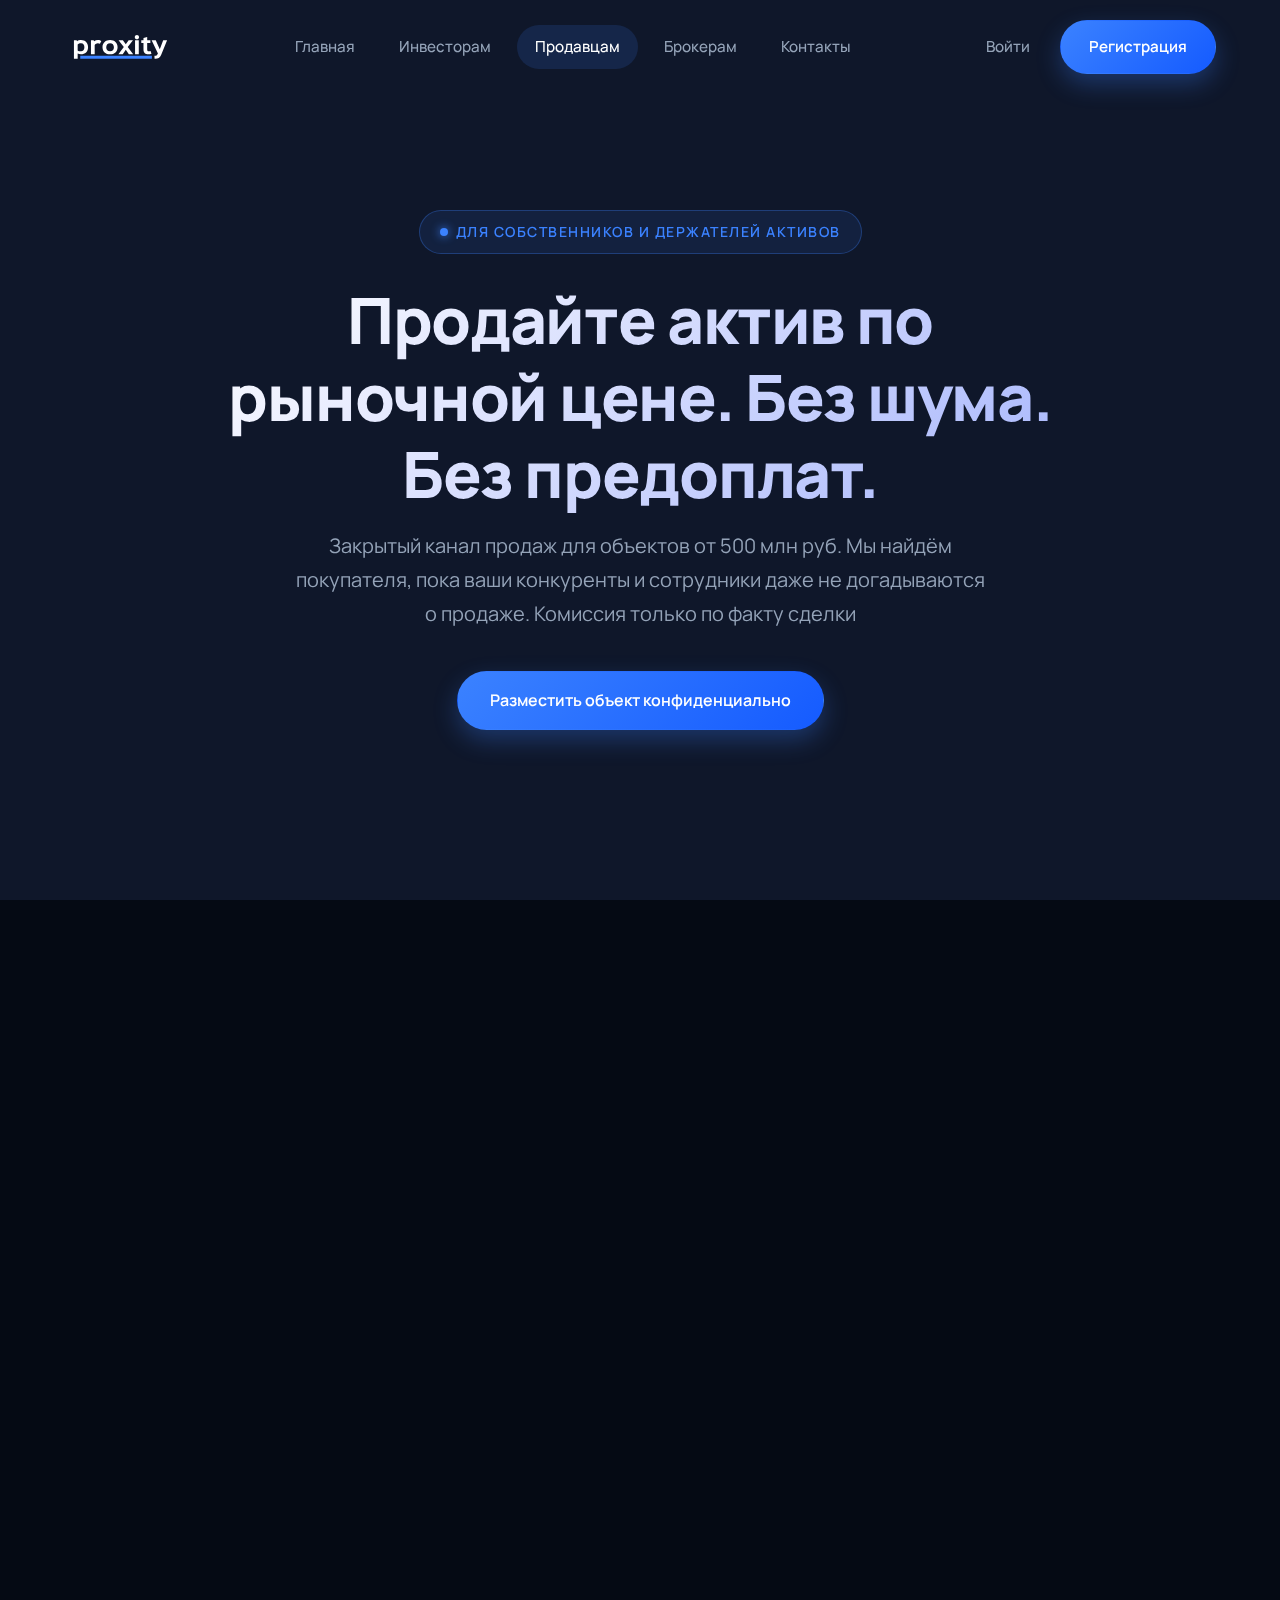
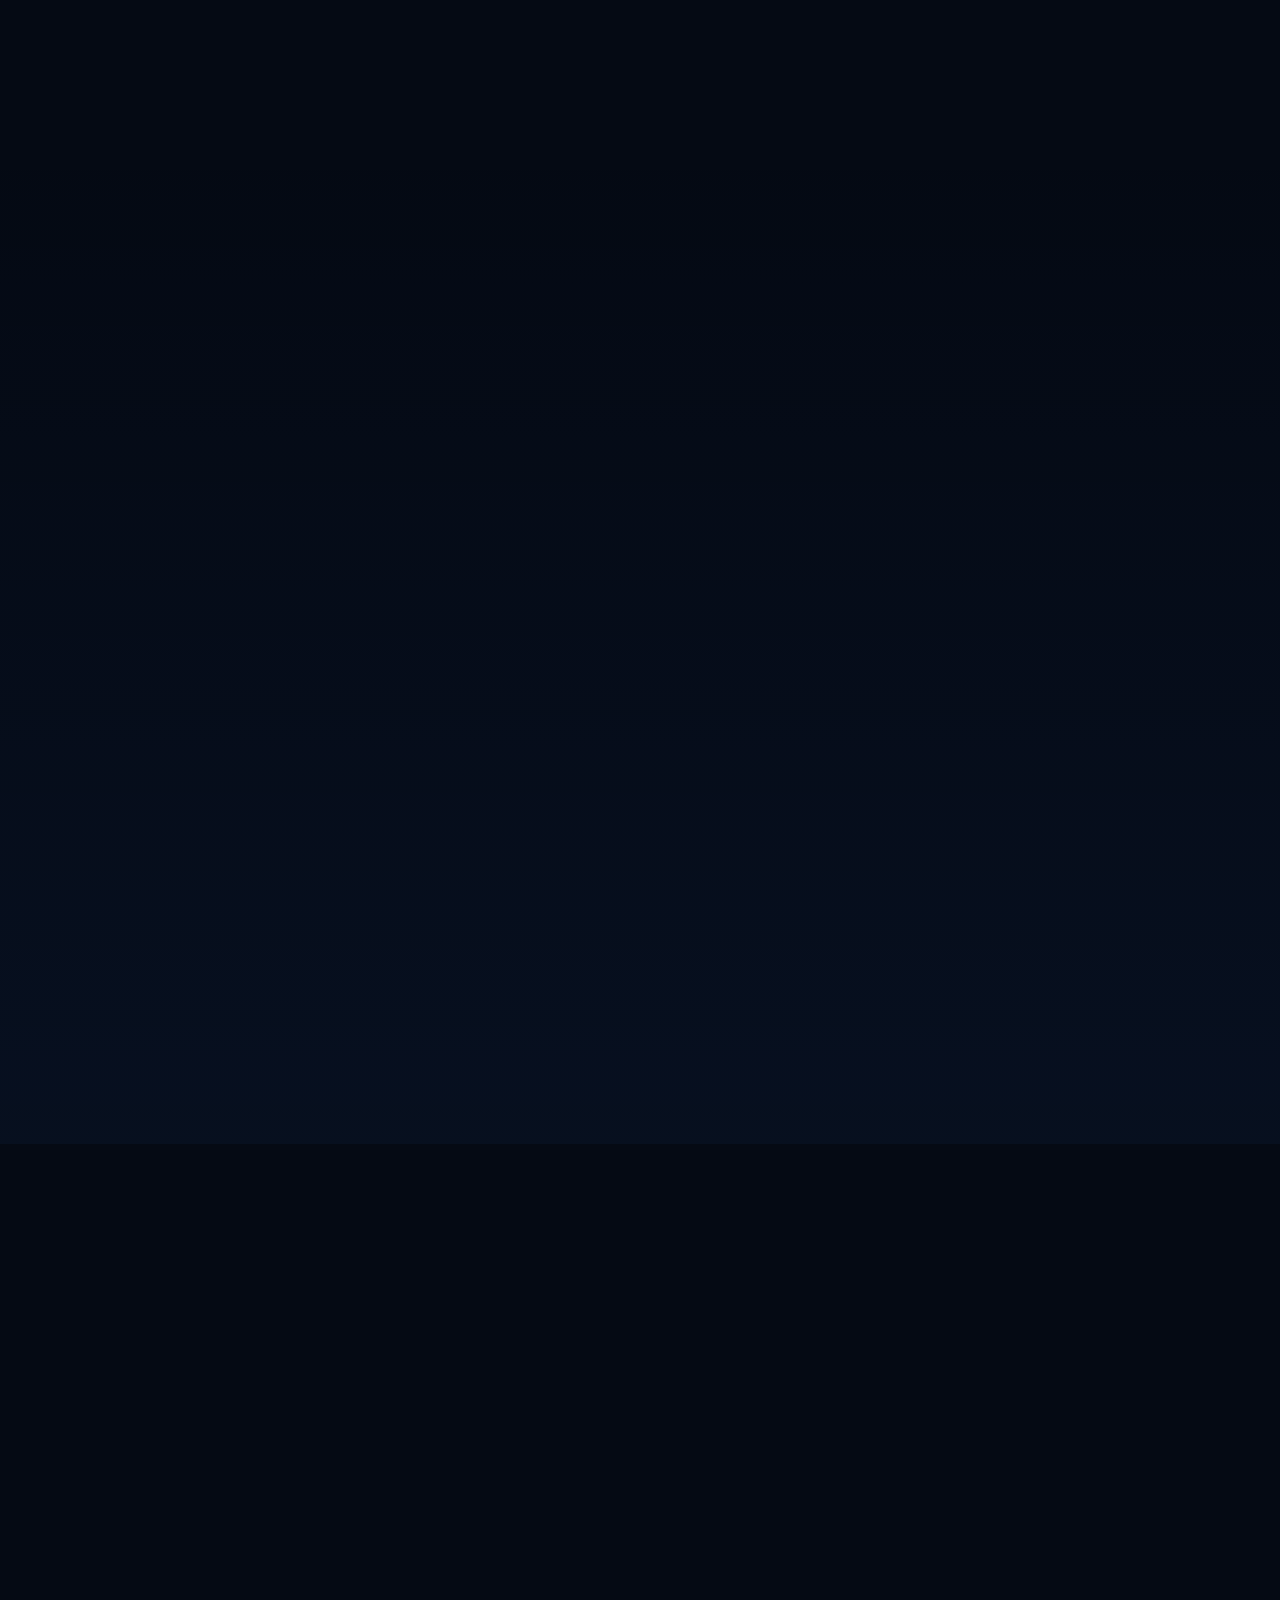
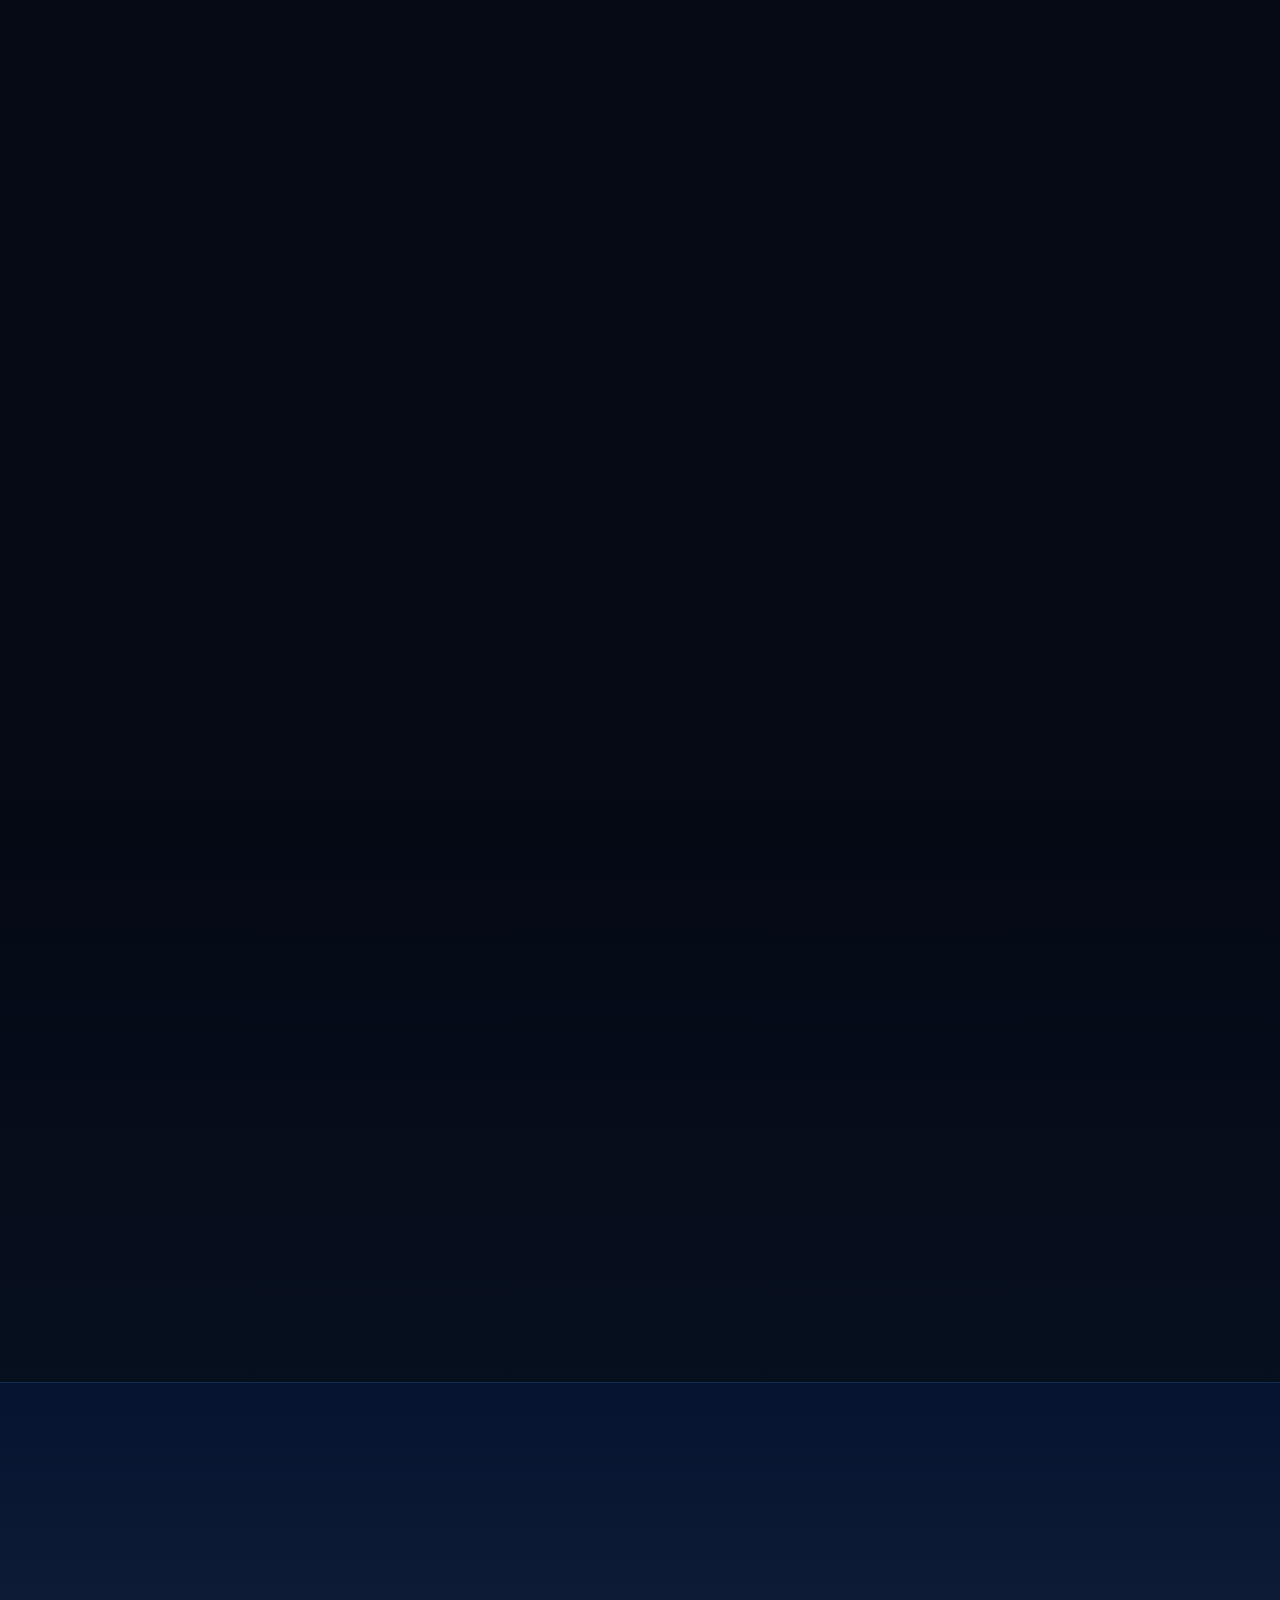
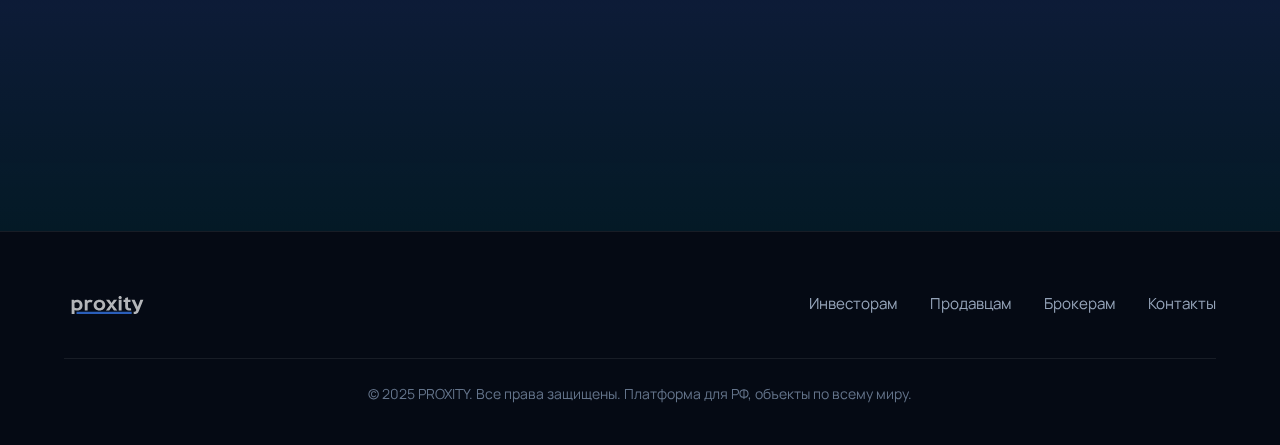
<file: sellers.html>
<!DOCTYPE html>
<html lang="ru">
<head>
    <meta charset="UTF-8">
    <meta name="viewport" content="width=device-width, initial-scale=1.0">
    <meta name="description" content="Продайте актив по рыночной цене без шума и предоплат. PROXITY — закрытый канал продаж для объектов от 500 млн руб. Комиссия только по факту сделки.">
    <title>Продавцам — PROXITY</title>
    
    <!-- Fonts -->
    <link rel="preconnect" href="https://fonts.googleapis.com">
    <link rel="preconnect" href="https://fonts.gstatic.com" crossorigin>
    <link href="https://fonts.googleapis.com/css2?family=Manrope:wght@300;400;500;600;700;800&display=swap" rel="stylesheet">
    
    <!-- Styles -->
    <link rel="stylesheet" href="assets/css/styles.css">
</head>
<body>
    <!-- Animated gradient orbs background -->
    <div class="gradient-orb gradient-orb-1"></div>
    <div class="gradient-orb gradient-orb-2"></div>
    <div class="gradient-orb gradient-orb-3"></div>

    <!-- Header -->
    <header class="header">
        <div class="container header-content">
            <a href="index.html" class="logo">
                <img src="assets/images/proxity_logo_white.svg" alt="Proxity" class="logo-img">
            </a>
            
            <nav class="nav-main">
                <a href="index.html" class="nav-link">Главная</a>
                <a href="investors.html" class="nav-link">Инвесторам</a>
                <a href="sellers.html" class="nav-link active">Продавцам</a>
                <a href="brokers.html" class="nav-link">Брокерам</a>
                <a href="contacts.html" class="nav-link">Контакты</a>
            </nav>
            
            <div class="nav-actions">
                <a href="https://app.stage.proxity.io/login" class="nav-link">Войти</a>
                <a href="https://app.stage.proxity.io/register" class="button primary">Регистрация</a>
            </div>
            
            <button class="mobile-menu-toggle" aria-label="Toggle menu">
                <svg xmlns="http://www.w3.org/2000/svg" fill="none" viewBox="0 0 24 24" stroke="currentColor">
                    <path stroke-linecap="round" stroke-linejoin="round" stroke-width="2" d="M4 6h16M4 12h16M4 18h16" />
                </svg>
            </button>
        </div>
    </header>
    
    <!-- Mobile Menu -->
    <div class="mobile-menu">
        <a href="index.html" class="nav-link">Главная</a>
        <a href="investors.html" class="nav-link">Инвесторам</a>
        <a href="sellers.html" class="nav-link active">Продавцам</a>
        <a href="brokers.html" class="nav-link">Брокерам</a>
        <a href="contacts.html" class="nav-link">Контакты</a>
        <a href="https://app.stage.proxity.io/login" class="nav-link">Войти</a>
        <div class="nav-actions">
            <a href="https://app.stage.proxity.io/register" class="button primary">Регистрация</a>
        </div>
    </div>

    <!-- Hero Section -->
    <section class="section-hero">
        <div class="container">
            <div class="hero-content fade-in-up">
                <span class="hero-badge">Для собственников и держателей активов</span>
                <h1 class="hero-title">Продайте актив по рыночной цене. Без шума. Без предоплат.</h1>
                <p class="hero-desc">
                    Закрытый канал продаж для объектов от 500 млн руб. Мы найдём покупателя, пока ваши конкуренты 
                    и сотрудники даже не догадываются о продаже. Комиссия только по факту сделки
                </p>
                <div class="hero-buttons">
                    <a href="https://app.stage.proxity.io/register" class="button primary">Разместить объект конфиденциально</a>
                </div>
            </div>
        </div>
    </section>

    <!-- Problem Section -->
    <section>
        <div class="container">
            <h2 class="section-title fade-in-up">Деньги любят тишину.<br>Публичность часто убивает сделки.</h2>
            <div class="fade-in-up delay-100">
                <div class="problem-block">
                    <p class="lead text-center mb-4">
                        Когда крупный актив попадает в открытые продажи, вы теряете деньги:
                    </p>
                    <ul class="problem-list" style="max-width: 750px; margin: 0 auto;">
                        <li><strong>Падение стоимости:</strong> Рынок часто воспринимает публичную продажу как сигнал бедствия, что провоцирует дисконты и спекуляции</li>
                        <li><strong>Репутационные риски:</strong> Утечка информации может дестабилизировать команду, насторожить кредиторов и дать козыри конкурентам</li>
                        <li><strong>«Туристы» вместо покупателей:</strong> Публичные площадки привлекают несерьёзных интересантов, отнимая время на пустые переговоры</li>
                    </ul>
                </div>
                <div style="max-width: 750px; margin: 0 auto; text-align: center; background: none; border: none; padding: 0;">
                    <p style="font-size: 1.1rem; margin-bottom: 0; color: var(--text-primary);">
                        Используя PROXITY вы продаёте актив, сохраняя статус-кво бизнеса до момента подписания документов
                    </p>
                </div>
            </div>
        </div>
    </section>

    <!-- Protection Mechanism Section -->
    <section style="background: linear-gradient(180deg, transparent, rgba(59, 130, 255, 0.05));">
        <div class="container">
            <h2 class="section-title fade-in-up">Вы контролируете каждый шаг</h2>
            <p class="text-center fade-in-up" style="max-width: 600px; margin: -40px auto 50px; color: var(--primary-blue); font-weight: 500;">
                Ваша конфиденциальность — наш алгоритм
            </p>
            <div class="grid-2 stagger-children">
                <div class="card">
                    <div class="card-icon">
                        <svg xmlns="http://www.w3.org/2000/svg" width="24" height="24" viewBox="0 0 24 24" fill="none" stroke="currentColor" stroke-width="1.5" stroke-linecap="round" stroke-linejoin="round">
                            <path d="M2 12s3-7 10-7 10 7 10 7-3 7-10 7-10-7-10-7Z"/>
                            <circle cx="12" cy="12" r="3"/>
                            <line x1="2" y1="2" x2="22" y2="22"/>
                        </svg>
                    </div>
                    <div class="card-title">Умное вуалирование</div>
                    <p>Создаём инвестиционный тизер без названий, адресов и фото фасадов. Инвестор видит только экономику, но не может идентифицировать объект самостоятельно.</p>
                </div>
                <div class="card">
                    <div class="card-icon">
                        <svg xmlns="http://www.w3.org/2000/svg" width="24" height="24" viewBox="0 0 24 24" fill="none" stroke="currentColor" stroke-width="1.5" stroke-linecap="round" stroke-linejoin="round">
                            <rect width="18" height="11" x="3" y="11" rx="2" ry="2"/>
                            <path d="M7 11V7a5 5 0 0 1 10 0v4"/>
                            <circle cx="12" cy="16" r="1"/>
                        </svg>
                    </div>
                    <div class="card-title">Верифицированный доступ</div>
                    <p>Никаких случайных людей. Доступ к платформе имеют только проверенные инвесторы и фонды (KYC), подтвердившие капитал.</p>
                </div>
                <div class="card highlight">
                    <div class="card-icon">
                        <svg xmlns="http://www.w3.org/2000/svg" width="24" height="24" viewBox="0 0 24 24" fill="none" stroke="currentColor" stroke-width="1.5" stroke-linecap="round" stroke-linejoin="round">
                            <path d="M20 21v-2a4 4 0 0 0-4-4H8a4 4 0 0 0-4 4v2"/>
                            <circle cx="12" cy="7" r="4"/>
                            <line x1="2" y1="2" x2="22" y2="22"/>
                        </svg>
                    </div>
                    <div class="card-title">Режим «Инкогнито»</div>
                    <p>Даже верифицированный инвестор не увидит деталей, пока вы лично не одобрите его запрос. Вы сами решаете, кому открыть Data Room.</p>
                </div>
                <div class="card">
                    <div class="card-icon">
                        <svg xmlns="http://www.w3.org/2000/svg" width="24" height="24" viewBox="0 0 24 24" fill="none" stroke="currentColor" stroke-width="1.5" stroke-linecap="round" stroke-linejoin="round">
                            <path d="M4.5 16.5c-1.5 1.26-2 5-2 5s3.74-.5 5-2c.71-.84.7-2.13-.09-2.91a2.18 2.18 0 0 0-2.91-.09z"/>
                            <path d="m12 15-3-3a22 22 0 0 1 2-3.95A12.88 12.88 0 0 1 22 2c0 2.72-.78 7.5-6 11a22.35 22.35 0 0 1-4 2z"/>
                            <path d="M9 12H4s.55-3.03 2-4c1.62-1.08 5 0 5 0"/>
                            <path d="M12 15v5s3.03-.55 4-2c1.08-1.62 0-5 0-5"/>
                        </svg>
                    </div>
                    <div class="card-title">Активное продвижение</div>
                    <p>Мы не ждём пассивно. Уведомления о вашем активе мгновенно улетают целевым инвесторам, подписанным на мониторинг по категории вашего объекта, а менеджеры в клиентских чатах активно презентуют тизер и сопровождают объект при интересе.</p>
                </div>
            </div>
        </div>
    </section>

    <!-- What Can Be Sold Section -->
    <section>
        <div class="container">
            <h2 class="section-title fade-in-up">Что можно продать через PROXITY</h2>
            <div class="audience-grid stagger-children">
                <div class="audience-item">
                    <div class="audience-dot"></div>
                    <div>
                        <strong>Коммерческая недвижимость</strong>
                        <span style="display: block; color: var(--text-secondary); font-size: 0.9rem;">БЦ, ТЦ, складские комплексы, арендный бизнес</span>
                    </div>
                </div>
                <div class="audience-item">
                    <div class="audience-dot"></div>
                    <div>
                        <strong>Площадки под строительство</strong>
                        <span style="display: block; color: var(--text-secondary); font-size: 0.9rem;">Земельные участки, объекты под редевелопмент</span>
                    </div>
                </div>
                <div class="audience-item">
                    <div class="audience-dot"></div>
                    <div>
                        <strong>Производственные активы</strong>
                        <span style="display: block; color: var(--text-secondary); font-size: 0.9rem;">Заводы, имущественные комплексы, промышленные площадки</span>
                    </div>
                </div>
                <div class="audience-item">
                    <div class="audience-dot"></div>
                    <div>
                        <strong>Готовый бизнес и M&A</strong>
                        <span style="display: block; color: var(--text-secondary); font-size: 0.9rem;">Доли в компаниях</span>
                    </div>
                </div>
                <div class="audience-item">
                    <div class="audience-dot"></div>
                    <div>
                        <strong>Трофейная недвижимость</strong>
                        <span style="display: block; color: var(--text-secondary); font-size: 0.9rem;">Особняки, здания представительского класса</span>
                    </div>
                </div>
                <div class="audience-item">
                    <div class="audience-dot"></div>
                    <div>
                        <strong>Стрессовые активы</strong>
                        <span style="display: block; color: var(--text-secondary); font-size: 0.9rem;">Имущество должников или активы в стрессовом состоянии</span>
                    </div>
                </div>
            </div>
        </div>
    </section>

    <!-- Benefits Section -->
    <section>
        <div class="container">
            <h2 class="section-title fade-in-up">Партнёрство без риска</h2>
            <p class="text-center fade-in-up" style="max-width: 600px; margin: -40px auto 50px;">
                Мы уверены в своей базе инвесторов, поэтому не берём денег за воздух
            </p>
            <div class="grid-3 stagger-children">
                <div class="card feature-card">
                    <div style="display: flex; align-items: center; justify-content: center; width: 64px; height: 64px; margin: 0 auto 16px; color: var(--primary-blue);">
                        <svg xmlns="http://www.w3.org/2000/svg" width="32" height="32" viewBox="0 0 24 24" fill="none" stroke="currentColor" stroke-width="1.5" stroke-linecap="round" stroke-linejoin="round">
                            <line x1="12" x2="12" y1="2" y2="22"/>
                            <path d="M17 5H9.5a3.5 3.5 0 0 0 0 7h5a3.5 3.5 0 0 1 0 7H6"/>
                        </svg>
                    </div>
                    <div class="card-title">Без предоплаты</div>
                    <p>Анализ объекта, упаковка тизера и маркетинг внутри платформы — за наш счёт</p>
                </div>
                <div class="card feature-card highlight">
                    <div style="display: flex; align-items: center; justify-content: center; width: 64px; height: 64px; margin: 0 auto 16px; color: var(--primary-blue);">
                        <svg xmlns="http://www.w3.org/2000/svg" width="32" height="32" viewBox="0 0 24 24" fill="none" stroke="currentColor" stroke-width="1.5" stroke-linecap="round" stroke-linejoin="round">
                            <path d="M20 6 9 17l-5-5"/>
                        </svg>
                    </div>
                    <div class="card-title">Success Fee</div>
                    <p>Комиссия выплачивается исключительно после закрытия сделки и получения денег</p>
                </div>
                <div class="card feature-card">
                    <div style="display: flex; align-items: center; justify-content: center; width: 64px; height: 64px; margin: 0 auto 16px; color: var(--primary-blue);">
                        <svg xmlns="http://www.w3.org/2000/svg" width="32" height="32" viewBox="0 0 24 24" fill="none" stroke="currentColor" stroke-width="1.5" stroke-linecap="round" stroke-linejoin="round">
                            <path d="M17 21v-2a4 4 0 0 0-4-4H5a4 4 0 0 0-4 4v2"/>
                            <circle cx="9" cy="7" r="4"/>
                            <path d="M23 21v-2a4 4 0 0 0-3-3.87"/>
                            <path d="M16 3.13a4 4 0 0 1 0 7.75"/>
                        </svg>
                    </div>
                    <div class="card-title">Комплексное сопровождение</div>
                    <p>Команда PROXY подключится для юридической упаковки, M&A или налогового планирования</p>
                </div>
            </div>
        </div>
    </section>

    <!-- How It Works Section -->
    <section style="background: linear-gradient(180deg, transparent, rgba(59, 130, 255, 0.05));">
        <div class="container">
            <h2 class="section-title fade-in-up">Как это работает</h2>
            <div class="steps-horizontal stagger-children">
                <div class="step-h-item">
                    <div class="step-h-number"></div>
                    <h4 style="margin-bottom: 12px;">Заявка и верификация</h4>
                    <p style="font-size: 0.95rem; margin-bottom: 0;">Оставьте заявку. Мы проведём первичный анализ и оценку перспективности актива бесплатно</p>
                </div>
                <div class="step-h-item">
                    <div class="step-h-number"></div>
                    <h4 style="margin-bottom: 12px;">Размещение тизера</h4>
                    <p style="font-size: 0.95rem; margin-bottom: 0;">Создаём обезличенное описание. Объект появляется в базе и рассылается инвесторам</p>
                </div>
                <div class="step-h-item">
                    <div class="step-h-number"></div>
                    <h4 style="margin-bottom: 12px;">Сбор интереса</h4>
                    <p style="font-size: 0.95rem; margin-bottom: 0;">Получаем запросы. Вы видите кто интресант, соглашение о конфиденциальности, письмо о намерениях и одобряете доступ к деталям</p>
                </div>
                <div class="step-h-item">
                    <div class="step-h-number"></div>
                    <h4 style="margin-bottom: 12px;">Переговоры и закрытие</h4>
                    <p style="font-size: 0.95rem; margin-bottom: 0;">Обсуждаем условия, готовим документы. Вы получаете деньги, мы — комиссию</p>
                </div>
            </div>
        </div>
    </section>

    <!-- Final CTA Section -->
    <section class="section-cta">
        <div class="container">
            <div class="fade-in-up">
                <h2>У вас есть актив.<br>У нас есть покупатели.</h2>
                <p>Продайте ваш объект, не раскрывая его рынку</p>
                <div class="hero-buttons">
                    <a href="#" class="button white">Запустить закрытую продажу</a>
                </div>
            </div>
        </div>
    </section>

    <!-- Footer -->
    <footer>
        <div class="container">
            <div class="footer-content">
                <a href="index.html" class="footer-logo">
                    <img src="assets/images/proxity_logo_white.svg" alt="Proxity" class="logo-img">
                </a>
                <div class="footer-links">
                    <a href="investors.html">Инвесторам</a>
                    <a href="sellers.html">Продавцам</a>
                    <a href="brokers.html">Брокерам</a>
                    <a href="contacts.html">Контакты</a>
                </div>
            </div>
            <div class="footer-copy">
                © 2025 PROXITY. Все права защищены. Платформа для РФ, объекты по всему миру.
            </div>
        </div>
    </footer>

    <!-- Scripts -->
    <script src="assets/js/main.js"></script>
</body>
</html>
</file>
<file: assets/css/styles.css>
/* ============================================
   PROXITY Design System
   ============================================ */

/* --- Global Variables --- */
:root {
    /* Colors */
    --bg-dark: #050a14;
    --bg-dark-secondary: #0a1428;
    --text-primary: #ffffff;
    --text-secondary: #94a3b8;
    --text-muted: #64748b;
    --primary-blue: #3b82ff;
    --primary-blue-dark: #155bff;
    --primary-gradient: linear-gradient(135deg, #3b82ff 0%, #155bff 100%);
    --accent-cyan: #00d4ff;
    --accent-green: #10b981;
    --accent-amber: #f59e0b;
    
    /* Glass Effect */
    --glass-bg: rgba(255, 255, 255, 0.03);
    --glass-bg-hover: rgba(255, 255, 255, 0.06);
    --glass-border: rgba(255, 255, 255, 0.08);
    --glass-highlight: rgba(255, 255, 255, 0.15);
    
    /* Layout */
    --card-radius: 24px;
    --card-radius-sm: 16px;
    --card-radius-xs: 12px;
    --container-max: 1200px;
    --header-height: 80px;
    
    /* Transitions */
    --transition-fast: 0.3s cubic-bezier(0.4, 0, 0.2, 1);
    --transition-smooth: 0.5s cubic-bezier(0.4, 0, 0.2, 1);
    
    /* Shadows */
    --shadow-glow: 0 0 40px rgba(59, 130, 255, 0.15);
    --shadow-glow-strong: 0 0 60px rgba(59, 130, 255, 0.25);
    --shadow-button: 0 10px 25px rgba(59, 130, 255, 0.3);
    --shadow-button-hover: 0 15px 35px rgba(59, 130, 255, 0.5);
}

/* --- Reset & Base --- */
*, *::before, *::after {
    box-sizing: border-box;
    margin: 0;
    padding: 0;
}

html {
    scroll-behavior: smooth;
}

body {
    background-color: var(--bg-dark);
    color: var(--text-primary);
    font-family: 'Manrope', -apple-system, BlinkMacSystemFont, sans-serif;
    line-height: 1.6;
    font-size: 16px;
    min-height: 100vh;
    overflow-x: hidden;
    position: relative;
}

/* Animated Mesh Gradient Background */
body::before {
    content: "";
    position: fixed;
    inset: 0;
    background: #0f172a;
    z-index: -3;
}

/* Animated gradient orbs - soft blue tones with mouse interaction */
.gradient-orb {
    --mouse-x: 0px;
    --mouse-y: 0px;
    position: fixed;
    border-radius: 50%;
    filter: blur(80px);
    z-index: -2;
    opacity: 0;
    will-change: transform;
    animation: fadeInOrb 2s ease-out forwards;
}

@keyframes fadeInOrb {
    to { opacity: 1; }
}

.gradient-orb-1 {
    width: 600px;
    height: 600px;
    background: rgba(59, 130, 246, 0.35);
    top: -10%;
    left: -5%;
    animation: orbFloat1 30s ease-in-out infinite, fadeInOrb 2s ease-out forwards, orbColor1 20s ease-in-out infinite;
}

.gradient-orb-2 {
    width: 500px;
    height: 500px;
    background: rgba(6, 182, 212, 0.3);
    top: 60%;
    right: -10%;
    animation: orbFloat2 35s ease-in-out infinite, fadeInOrb 2s ease-out 0.3s forwards, orbColor2 25s ease-in-out infinite;
}

.gradient-orb-3 {
    width: 450px;
    height: 450px;
    background: rgba(30, 64, 175, 0.4);
    bottom: -5%;
    left: 30%;
    animation: orbFloat3 40s ease-in-out infinite, fadeInOrb 2s ease-out 0.6s forwards, orbColor3 30s ease-in-out infinite;
}

@keyframes orbFloat1 {
    0%, 100% {
        transform: translate(calc(0% + var(--mouse-x)), calc(0% + var(--mouse-y))) scale(1);
    }
    25% {
        transform: translate(calc(10% + var(--mouse-x)), calc(15% + var(--mouse-y))) scale(1.05);
    }
    50% {
        transform: translate(calc(5% + var(--mouse-x)), calc(25% + var(--mouse-y))) scale(0.95);
    }
    75% {
        transform: translate(calc(-5% + var(--mouse-x)), calc(10% + var(--mouse-y))) scale(1.02);
    }
}

@keyframes orbFloat2 {
    0%, 100% {
        transform: translate(calc(0% + var(--mouse-x)), calc(0% + var(--mouse-y))) scale(1);
    }
    20% {
        transform: translate(calc(-15% + var(--mouse-x)), calc(-10% + var(--mouse-y))) scale(1.03);
    }
    40% {
        transform: translate(calc(-25% + var(--mouse-x)), calc(5% + var(--mouse-y))) scale(0.97);
    }
    60% {
        transform: translate(calc(-10% + var(--mouse-x)), calc(15% + var(--mouse-y))) scale(1.05);
    }
    80% {
        transform: translate(calc(5% + var(--mouse-x)), calc(5% + var(--mouse-y))) scale(0.98);
    }
}

@keyframes orbFloat3 {
    0%, 100% {
        transform: translate(calc(0% + var(--mouse-x)), calc(0% + var(--mouse-y))) scale(1);
    }
    15% {
        transform: translate(calc(-10% + var(--mouse-x)), calc(-10% + var(--mouse-y))) scale(1.02);
    }
    35% {
        transform: translate(calc(15% + var(--mouse-x)), calc(-15% + var(--mouse-y))) scale(0.96);
    }
    55% {
        transform: translate(calc(20% + var(--mouse-x)), calc(5% + var(--mouse-y))) scale(1.04);
    }
    75% {
        transform: translate(calc(5% + var(--mouse-x)), calc(10% + var(--mouse-y))) scale(0.98);
    }
    90% {
        transform: translate(calc(-5% + var(--mouse-x)), calc(5% + var(--mouse-y))) scale(1.01);
    }
}

/* Color animation for gradient orbs */
@keyframes orbColor1 {
    0% {
        background: rgba(59, 130, 246, 0.35);
    }
    25% {
        background: rgba(6, 182, 212, 0.4);
    }
    50% {
        background: rgba(30, 64, 175, 0.35);
    }
    75% {
        background: rgba(0, 212, 255, 0.3);
    }
    100% {
        background: rgba(59, 130, 246, 0.35);
    }
}

@keyframes orbColor2 {
    0% {
        background: rgba(6, 182, 212, 0.3);
    }
    25% {
        background: rgba(30, 64, 175, 0.35);
    }
    50% {
        background: rgba(0, 212, 255, 0.3);
    }
    75% {
        background: rgba(59, 130, 246, 0.35);
    }
    100% {
        background: rgba(6, 182, 212, 0.3);
    }
}

@keyframes orbColor3 {
    0% {
        background: rgba(30, 64, 175, 0.4);
    }
    25% {
        background: rgba(0, 212, 255, 0.35);
    }
    50% {
        background: rgba(59, 130, 246, 0.4);
    }
    75% {
        background: rgba(6, 182, 212, 0.35);
    }
    100% {
        background: rgba(30, 64, 175, 0.4);
    }
}


a { 
    text-decoration: none; 
    color: inherit; 
    transition: var(--transition-fast); 
}

ul, ol { 
    list-style: none; 
}

img { 
    max-width: 100%; 
    display: block; 
}

/* --- Layout --- */
.container {
    width: 100%;
    max-width: var(--container-max);
    margin: 0 auto;
    padding: 0 24px;
}

section {
    padding: 100px 0;
    position: relative;
}

/* --- Typography --- */
h1, h2, h3, h4, h5, h6 {
    color: var(--text-primary);
    line-height: 1.2;
    margin-bottom: 1rem;
    font-weight: 700;
}

h1 {
    font-size: clamp(2.5rem, 5vw, 4rem);
    font-weight: 800;
    letter-spacing: -0.02em;
}

h1.hero-title {
    background: linear-gradient(135deg, #fff 0%, #a5b4fc 50%, #fff 100%);
    background-clip: text;
    -webkit-background-clip: text;
    -webkit-text-fill-color: transparent;
    background-size: 200% 200%;
    animation: gradientText 8s ease infinite;
}

@keyframes gradientText {
    0%, 100% { background-position: 0% 50%; }
    50% { background-position: 100% 50%; }
}

h2 {
    font-size: clamp(1.75rem, 4vw, 2.75rem);
    letter-spacing: -0.01em;
    margin-bottom: 24px;
}

h2.section-title {
    text-align: center;
    margin-bottom: 60px;
}

h3 {
    font-size: 1.5rem;
    font-weight: 600;
}

h4 {
    font-size: 1.25rem;
    font-weight: 600;
}

p {
    color: var(--text-secondary);
    font-size: 1.125rem;
    margin-bottom: 1.5rem;
    line-height: 1.7;
}

p.lead {
    font-size: 1.25rem;
    max-width: 700px;
}

.text-gradient {
    background: var(--primary-gradient);
    background-clip: text;
    -webkit-background-clip: text;
    -webkit-text-fill-color: transparent;
}

.text-center { text-align: center; }
.text-primary-blue { color: var(--primary-blue); }
.text-muted { color: var(--text-muted); }

/* --- Components: Buttons --- */
.button {
    display: inline-flex;
    justify-content: center;
    align-items: center;
    padding: 16px 32px;
    border-radius: 99px;
    font-weight: 600;
    font-size: 1rem;
    cursor: pointer;
    transition: var(--transition-fast);
    position: relative;
    overflow: hidden;
    border: 1px solid transparent;
    text-decoration: none;
    gap: 8px;
}

.button.primary {
    background: var(--primary-gradient);
    color: white;
    box-shadow: var(--shadow-button);
}

.button.primary:hover {
    transform: translateY(-3px);
    box-shadow: var(--shadow-button-hover);
}

.button.outline {
    background: transparent;
    border-color: rgba(255, 255, 255, 0.2);
    color: white;
}

.button.outline:hover {
    background: rgba(255, 255, 255, 0.05);
    border-color: white;
    transform: translateY(-2px);
}

.button.white {
    background: white;
    color: var(--bg-dark);
}

.button.white:hover {
    transform: translateY(-3px);
    box-shadow: 0 10px 25px rgba(255, 255, 255, 0.2);
}

.button.ghost {
    background: transparent;
    color: var(--text-secondary);
    padding: 12px 20px;
}

.button.ghost:hover {
    color: white;
}

.button-group {
    display: flex;
    gap: 16px;
    flex-wrap: wrap;
}

/* --- Header --- */
.header {
    position: fixed;
    top: 0;
    left: 0;
    right: 0;
    z-index: 100;
    padding: 20px 0;
    transition: var(--transition-fast);
}

.header.scrolled {
    padding: 12px 0;
    background: rgba(5, 10, 20, 0.85);
    backdrop-filter: blur(20px);
    border-bottom: 1px solid var(--glass-border);
}

.header-content {
    display: flex;
    justify-content: space-between;
    align-items: center;
}

.logo {
    display: flex;
    align-items: center;
    text-decoration: none;
    flex-shrink: 0;
}

.logo-img {
    height: 34px;
    width: auto;
    transition: var(--transition-fast);
}

.logo:hover .logo-img {
    opacity: 0.85;
}

/* Main Navigation */
.nav-main {
    display: flex;
    align-items: center;
    gap: 4px;
}

.nav-link {
    padding: 10px 14px;
    border-radius: 99px;
    color: var(--text-secondary);
    font-weight: 500;
    font-size: 0.9rem;
    transition: var(--transition-fast);
    white-space: nowrap;
}

@media (min-width: 1100px) {
    .nav-main {
        gap: 8px;
    }
    
    .nav-link {
        padding: 10px 18px;
        font-size: 0.95rem;
    }
}

.nav-link:hover {
    color: white;
    background: rgba(255, 255, 255, 0.05);
}

.nav-link.active {
    color: white;
    background: rgba(59, 130, 255, 0.15);
}

.nav-actions {
    display: flex;
    gap: 8px;
    align-items: center;
}

.nav-actions .button {
    padding: 12px 24px;
    font-size: 0.9rem;
}

@media (min-width: 1100px) {
    .nav-actions {
        gap: 12px;
    }
    
    .nav-actions .button {
        padding: 14px 28px;
        font-size: 0.95rem;
    }
}

/* Mobile Menu */
.mobile-menu-toggle {
    display: none;
    background: none;
    border: none;
    color: white;
    cursor: pointer;
    padding: 8px;
    border-radius: 8px;
}

.mobile-menu-toggle:hover {
    background: rgba(255, 255, 255, 0.1);
}

.mobile-menu-toggle svg {
    width: 28px;
    height: 28px;
}

.mobile-menu {
    display: none;
    position: fixed;
    inset: 0;
    background: rgba(5, 10, 20, 0.98);
    backdrop-filter: blur(20px);
    z-index: 99;
    padding: 100px 24px 40px;
    flex-direction: column;
    gap: 8px;
    opacity: 0;
    visibility: hidden;
    transition: var(--transition-fast);
}

.mobile-menu.open {
    opacity: 1;
    visibility: visible;
}

.mobile-menu .nav-link {
    font-size: 1.25rem;
    padding: 16px 20px;
    border-radius: 16px;
}

.mobile-menu .nav-actions {
    margin-top: auto;
    flex-direction: column;
    width: 100%;
}

.mobile-menu .nav-actions .button {
    width: 100%;
}

/* --- Hero Section --- */
.section-hero {
    min-height: 100vh;
    display: flex;
    align-items: center;
    padding-top: 120px;
    padding-bottom: 80px;
    position: relative;
    overflow: hidden;
}

.hero-content {
    max-width: 900px;
    margin: 0 auto;
    text-align: center;
    position: relative;
    z-index: 2;
}

.hero-badge {
    display: inline-flex;
    align-items: center;
    gap: 8px;
    padding: 10px 20px;
    border-radius: 50px;
    background: rgba(59, 130, 255, 0.1);
    border: 1px solid rgba(59, 130, 255, 0.3);
    color: var(--primary-blue);
    font-size: 0.875rem;
    font-weight: 600;
    margin-bottom: 28px;
    text-transform: uppercase;
    letter-spacing: 1.5px;
    backdrop-filter: blur(5px);
}

.hero-badge::before {
    content: "";
    width: 8px;
    height: 8px;
    border-radius: 50%;
    background: var(--primary-blue);
    box-shadow: 0 0 10px var(--primary-blue);
    animation: pulse 2s ease-in-out infinite;
}

@keyframes pulse {
    0%, 100% { opacity: 1; transform: scale(1); }
    50% { opacity: 0.5; transform: scale(1.2); }
}

.hero-desc {
    font-size: 1.25rem;
    max-width: 700px;
    margin: 0 auto 40px;
    line-height: 1.7;
}

.hero-buttons {
    display: flex;
    justify-content: center;
    gap: 16px;
    flex-wrap: wrap;
}

/* --- Cards & Grid --- */
.grid-2 {
    display: grid;
    grid-template-columns: repeat(2, 1fr);
    gap: 30px;
}

.grid-3 {
    display: grid;
    grid-template-columns: repeat(3, 1fr);
    gap: 30px;
}

.grid-4 {
    display: grid;
    grid-template-columns: repeat(4, 1fr);
    gap: 24px;
}

.grid-auto {
    display: grid;
    grid-template-columns: repeat(auto-fit, minmax(320px, 1fr));
    gap: 30px;
}

.card {
    background: var(--glass-bg);
    border: 1px solid var(--glass-border);
    border-radius: var(--card-radius);
    padding: 40px;
    transition: var(--transition-fast);
    position: relative;
    overflow: hidden;
}

.card:hover {
    transform: translateY(-8px);
    border-color: var(--glass-highlight);
    background: var(--glass-bg-hover);
    box-shadow: var(--shadow-glow);
}

.card.highlight {
    background: linear-gradient(145deg, rgba(59, 130, 255, 0.08), rgba(5, 10, 20, 0.4));
    border-color: rgba(59, 130, 255, 0.25);
}

.card.highlight:hover {
    border-color: rgba(59, 130, 255, 0.4);
}

.card-icon {
    width: 56px;
    height: 56px;
    border-radius: 16px;
    background: rgba(59, 130, 255, 0.1);
    display: flex;
    align-items: center;
    justify-content: center;
    margin-bottom: 24px;
    font-size: 24px;
    color: var(--primary-blue);
}

.card-title {
    font-size: 1.25rem;
    font-weight: 700;
    margin-bottom: 12px;
    color: white;
}

.card p {
    font-size: 1rem;
    margin-bottom: 0;
}

/* Feature Cards */
.feature-card {
    text-align: center;
    padding: 32px;
}

.feature-card .card-icon {
    margin: 0 auto 24px;
}

/* --- Steps/Process --- */
.steps-list {
    counter-reset: step-counter;
}

.step-item {
    position: relative;
    padding-left: 70px;
    margin-bottom: 40px;
}

.step-item:last-child {
    margin-bottom: 0;
}

.step-item::before {
    counter-increment: step-counter;
    content: counter(step-counter);
    position: absolute;
    left: 0;
    top: 0;
    width: 48px;
    height: 48px;
    background: rgba(59, 130, 255, 0.1);
    border: 1px solid rgba(59, 130, 255, 0.3);
    border-radius: 50%;
    display: flex;
    align-items: center;
    justify-content: center;
    font-weight: 700;
    color: var(--primary-blue);
    font-size: 18px;
}

.step-title {
    font-size: 1.125rem;
    font-weight: 600;
    margin-bottom: 8px;
    color: white;
}

.step-desc {
    color: var(--text-secondary);
    font-size: 1rem;
    margin-bottom: 0;
}

/* Horizontal Steps */
.steps-horizontal {
    display: grid;
    grid-template-columns: repeat(4, 1fr);
    gap: 24px;
    counter-reset: step-counter;
}

.step-h-item {
    text-align: center;
    padding: 32px 24px;
    background: var(--glass-bg);
    border: 1px solid var(--glass-border);
    border-radius: var(--card-radius);
    transition: var(--transition-fast);
    position: relative;
}

.step-h-item:hover {
    transform: translateY(-4px);
    border-color: var(--glass-highlight);
}

.step-h-number {
    counter-increment: step-counter;
    width: 40px;
    height: 40px;
    background: var(--primary-gradient);
    border-radius: 50%;
    display: flex;
    align-items: center;
    justify-content: center;
    font-weight: 700;
    color: white;
    font-size: 16px;
    margin: 0 auto 20px;
}

.step-h-number::after {
    content: counter(step-counter);
}

/* --- Stats Section --- */
.stats-grid {
    display: grid;
    grid-template-columns: repeat(4, 1fr);
    gap: 24px;
}

.stat-item {
    text-align: center;
    padding: 32px;
    background: var(--glass-bg);
    border: 1px solid var(--glass-border);
    border-radius: var(--card-radius);
    transition: var(--transition-fast);
    position: relative;
    overflow: hidden;
}

.stat-item:hover {
    transform: translateY(-8px);
    border-color: var(--glass-highlight);
    background: var(--glass-bg-hover);
    box-shadow: var(--shadow-glow);
}

.stat-value {
    font-size: 2.5rem;
    font-weight: 800;
    color: var(--primary-blue);
    margin-bottom: 8px;
    line-height: 1;
}

.stat-label {
    color: var(--text-secondary);
    font-size: 0.95rem;
}

/* --- Audience Section --- */
.audience-grid {
    display: grid;
    grid-template-columns: repeat(auto-fill, minmax(280px, 1fr));
    gap: 20px;
}

.audience-item {
    background: var(--glass-bg);
    border: 1px solid var(--glass-border);
    padding: 24px 28px;
    border-radius: var(--card-radius-sm);
    display: flex;
    align-items: center;
    gap: 16px;
    transition: var(--transition-fast);
    color: var(--text-primary);
    font-weight: 500;
    font-size: 1.05rem;
}

.audience-item:hover {
    background: var(--glass-bg-hover);
    transform: translateY(-4px);
    border-color: var(--glass-highlight);
}

.audience-dot {
    width: 10px;
    height: 10px;
    border-radius: 50%;
    background: var(--primary-blue);
    box-shadow: 0 0 12px var(--primary-blue);
    flex-shrink: 0;
}

/* --- Two Column Layout --- */
.two-col {
    display: grid;
    grid-template-columns: repeat(2, 1fr);
    gap: 40px;
}

.col-card {
    background: var(--glass-bg);
    border: 1px solid var(--glass-border);
    border-radius: var(--card-radius);
    padding: 48px;
}

.col-card h3 {
    margin-bottom: 24px;
    font-size: 1.5rem;
}

.col-list {
    display: flex;
    flex-direction: column;
    gap: 20px;
}

.col-list-item {
    padding-left: 20px;
    border-left: 2px solid var(--primary-blue);
}

.col-list-item strong {
    color: white;
    display: block;
    margin-bottom: 4px;
}

.col-list-item p {
    margin-bottom: 0;
    font-size: 1rem;
}

/* --- FAQ Section --- */
.faq-list {
    max-width: 800px;
    margin: 0 auto;
    display: flex;
    flex-direction: column;
    gap: 16px;
}

.faq-item {
    background: var(--glass-bg);
    border: 1px solid var(--glass-border);
    border-radius: var(--card-radius-sm);
    padding: 28px 32px;
    transition: var(--transition-fast);
}

.faq-item:hover {
    border-color: var(--glass-highlight);
}

.faq-question {
    font-size: 1.125rem;
    font-weight: 600;
    color: white;
    margin-bottom: 12px;
}

.faq-answer {
    color: var(--text-secondary);
    font-size: 1rem;
    margin-bottom: 0;
    line-height: 1.7;
}

/* --- CTA Section --- */
.section-cta {
    text-align: center;
    background: linear-gradient(180deg, rgba(21, 91, 255, 0.12) 0%, rgba(59, 130, 255, 0.15) 50%, rgba(0, 212, 255, 0.08) 100%);
    border-top: 1px solid rgba(59, 130, 255, 0.2);
    position: relative;
}

.section-cta h2 {
    margin-bottom: 20px;
}

.section-cta p {
    max-width: 600px;
    margin: 0 auto 32px;
}

.section-cta .hero-buttons {
    justify-content: center;
}

/* --- Footer --- */
footer {
    padding: 60px 0 40px;
    border-top: 1px solid var(--glass-border);
}

.footer-content {
    display: flex;
    justify-content: space-between;
    align-items: center;
    flex-wrap: wrap;
    gap: 24px;
}

.footer-logo {
    display: inline-block;
}

.footer-logo .logo-img {
    height: 26px;
    width: auto;
    opacity: 0.7;
    transition: var(--transition-fast);
}

.footer-logo:hover .logo-img {
    opacity: 1;
}

.footer-links {
    display: flex;
    gap: 32px;
}

.footer-links a {
    color: var(--text-secondary);
    font-size: 0.95rem;
}

.footer-links a:hover {
    color: white;
}

.footer-copy {
    width: 100%;
    text-align: center;
    margin-top: 40px;
    padding-top: 24px;
    border-top: 1px solid var(--glass-border);
    color: var(--text-muted);
    font-size: 0.875rem;
}

/* --- Animations --- */
.fade-in-up {
    opacity: 0;
    transform: translateY(30px);
    transition: opacity 0.8s ease, transform 0.8s ease;
}

.fade-in-up.visible {
    opacity: 1;
    transform: translateY(0);
}

.delay-100 { transition-delay: 0.1s; }
.delay-200 { transition-delay: 0.2s; }
.delay-300 { transition-delay: 0.3s; }
.delay-400 { transition-delay: 0.4s; }

/* Stagger animations for children */
.stagger-children > * {
    opacity: 0;
    transform: translateY(20px);
    transition: opacity 0.6s ease, transform 0.6s ease;
}

.stagger-children.visible > *:nth-child(1) { transition-delay: 0.1s; }
.stagger-children.visible > *:nth-child(2) { transition-delay: 0.2s; }
.stagger-children.visible > *:nth-child(3) { transition-delay: 0.3s; }
.stagger-children.visible > *:nth-child(4) { transition-delay: 0.4s; }
.stagger-children.visible > *:nth-child(5) { transition-delay: 0.5s; }
.stagger-children.visible > *:nth-child(6) { transition-delay: 0.6s; }

.stagger-children.visible > * {
    opacity: 1;
    transform: translateY(0);
}

/* --- Problem/Solution Blocks --- */
.problem-block {
    background: linear-gradient(135deg, rgba(59, 130, 255, 0.05), rgba(5, 10, 20, 0.3));
    border: 1px solid rgba(59, 130, 255, 0.2);
    border-radius: var(--card-radius);
    padding: 48px;
    margin-bottom: 40px;
}

.problem-list {
    display: flex;
    flex-direction: column;
    gap: 20px;
    margin-top: 24px;
    padding-left: 24px;
}

.problem-list li {
    padding-left: 28px;
    position: relative;
    color: var(--text-secondary);
    font-size: 1.05rem;
}

.problem-list li::before {
    content: "×";
    position: absolute;
    left: 0;
    color: var(--primary-blue);
    font-weight: 700;
    font-size: 1.25rem;
}

.solution-block {
    background: linear-gradient(135deg, rgba(16, 185, 129, 0.05), transparent);
    border: 1px solid rgba(16, 185, 129, 0.15);
    border-radius: var(--card-radius);
    padding: 48px;
}

/* --- Mobile Responsiveness --- */
@media (max-width: 1024px) {
    .grid-4 {
        grid-template-columns: repeat(2, 1fr);
    }
    
    .stats-grid {
        grid-template-columns: repeat(2, 1fr);
    }
    
    .steps-horizontal {
        grid-template-columns: repeat(2, 1fr);
    }
    
    .two-col {
        grid-template-columns: 1fr;
    }
}

/* Switch to mobile navigation earlier for better UX */
@media (max-width: 1024px) {
    .nav-main,
    .header .nav-actions {
        display: none;
    }
    
    .mobile-menu-toggle {
        display: block;
    }
    
    .mobile-menu {
        display: flex;
    }
}

@media (max-width: 768px) {
    section {
        padding: 60px 0;
    }
    
    .grid-2,
    .grid-3,
    .grid-4 {
        grid-template-columns: 1fr;
    }
    
    .stats-grid {
        grid-template-columns: 1fr;
    }
    
    .steps-horizontal {
        grid-template-columns: 1fr;
    }
    
    .hero-buttons {
        flex-direction: column;
        width: 100%;
    }
    
    .hero-buttons .button {
        width: 100%;
    }
    
    .button-group {
        flex-direction: column;
        width: 100%;
    }
    
    .button-group .button {
        width: 100%;
    }
    
    h1 {
        font-size: 2.25rem;
    }
    
    h2 {
        font-size: 1.75rem;
    }
    
    .card {
        padding: 28px;
    }
    
    .col-card {
        padding: 32px;
    }
    
    .footer-content {
        flex-direction: column;
        text-align: center;
    }
    
    .footer-links {
        flex-wrap: wrap;
        justify-content: center;
        gap: 20px;
    }
}

@media (max-width: 480px) {
    .container {
        padding: 0 16px;
    }
    
    h1 {
        font-size: 1.875rem;
    }
    
    .hero-badge {
        font-size: 0.75rem;
        padding: 8px 14px;
    }
    
    .hero-desc {
        font-size: 1.05rem;
    }
    
    .stat-value {
        font-size: 2rem;
    }
}

/* --- Utility Classes --- */
.mb-0 { margin-bottom: 0; }
.mb-1 { margin-bottom: 0.5rem; }
.mb-2 { margin-bottom: 1rem; }
.mb-3 { margin-bottom: 1.5rem; }
.mb-4 { margin-bottom: 2rem; }
.mb-5 { margin-bottom: 3rem; }

.mt-0 { margin-top: 0; }
.mt-1 { margin-top: 0.5rem; }
.mt-2 { margin-top: 1rem; }
.mt-3 { margin-top: 1.5rem; }
.mt-4 { margin-top: 2rem; }
.mt-5 { margin-top: 3rem; }

.pt-0 { padding-top: 0; }
.pb-0 { padding-bottom: 0; }

.w-100 { width: 100%; }
.mx-auto { margin-left: auto; margin-right: auto; }
</file>
